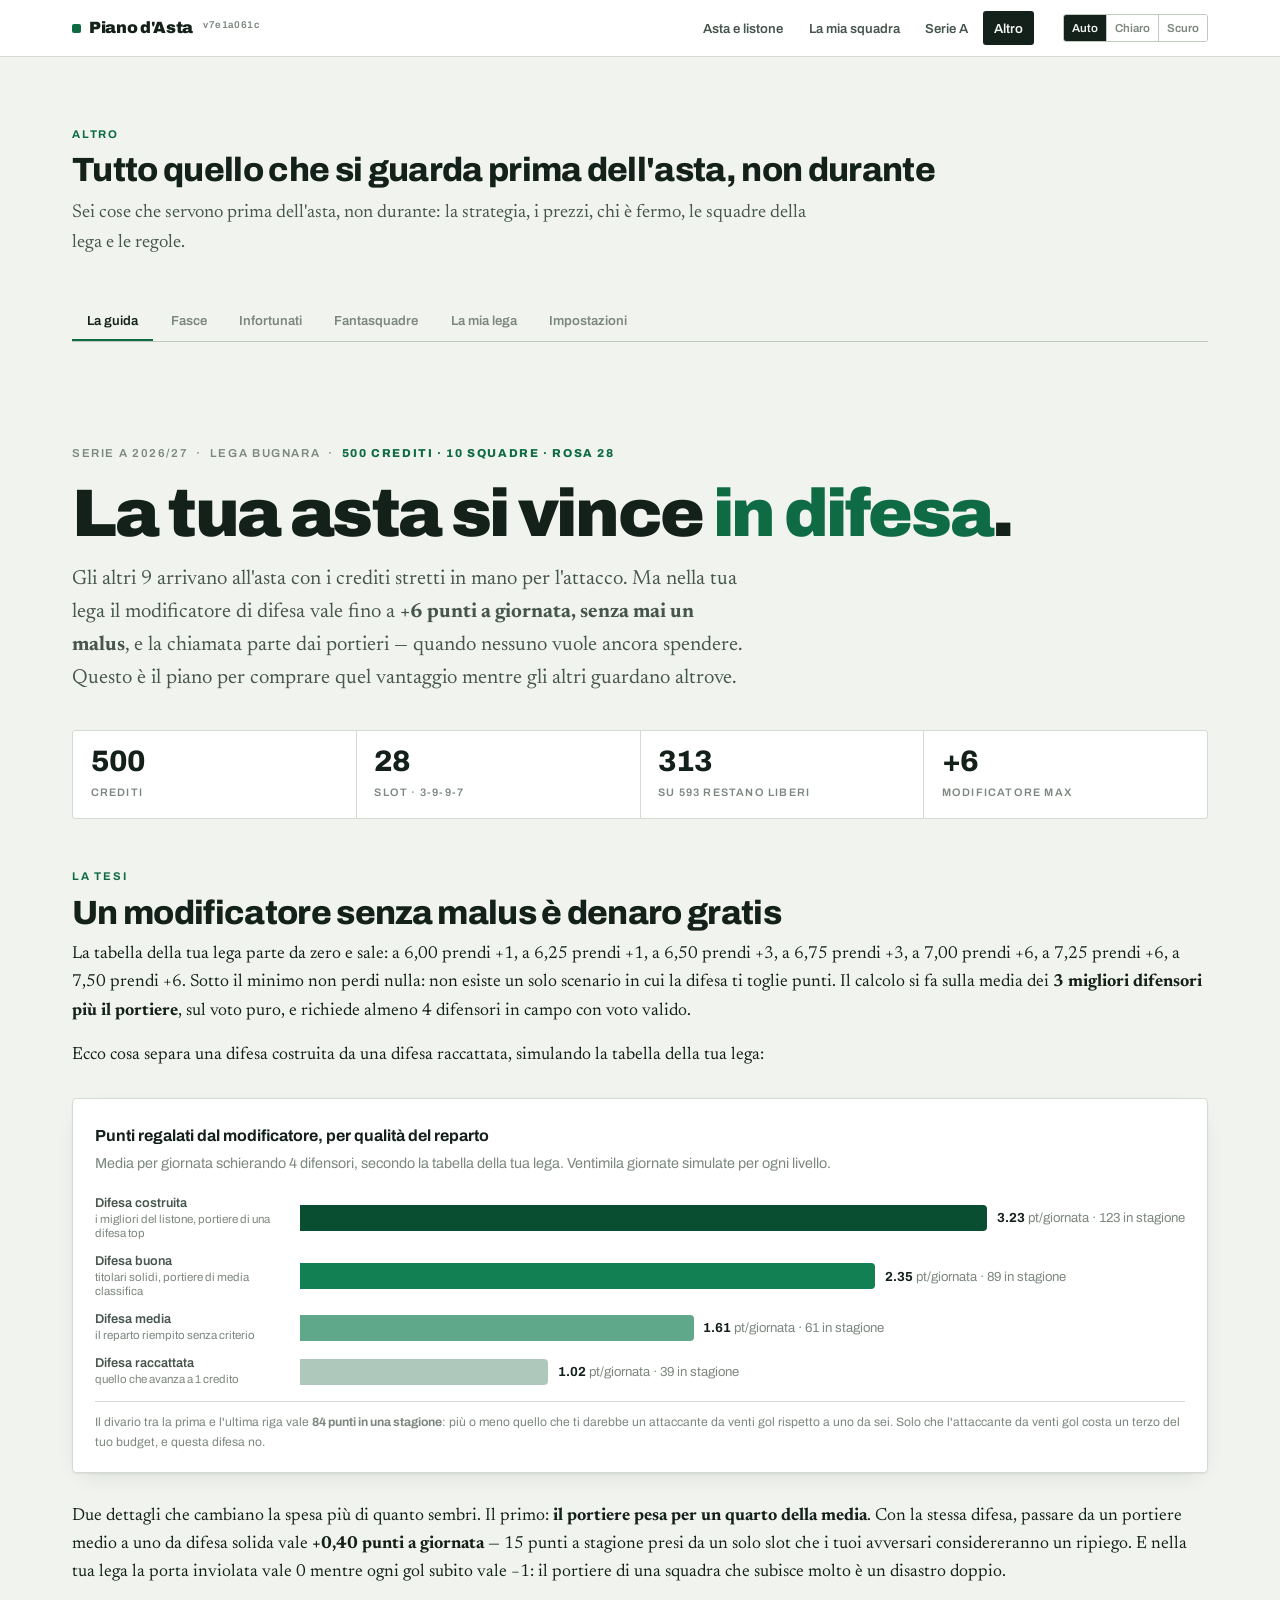
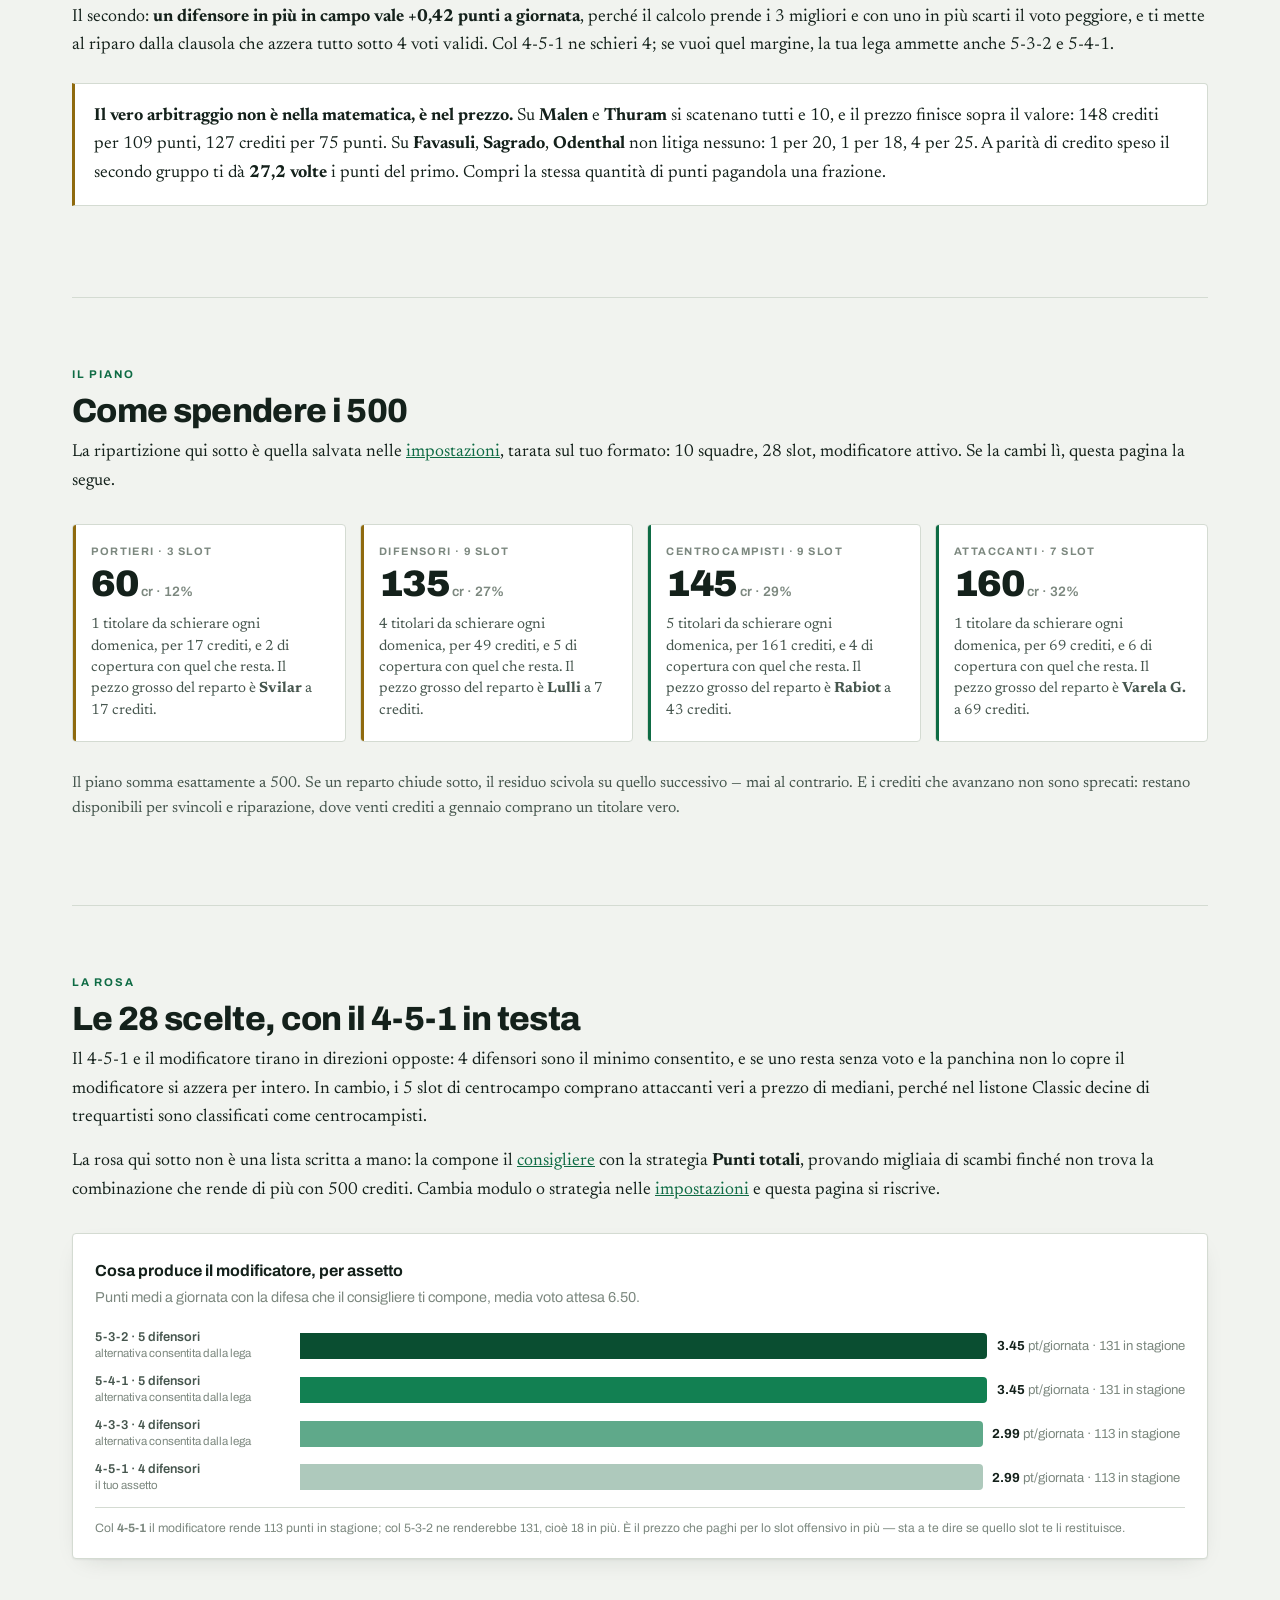
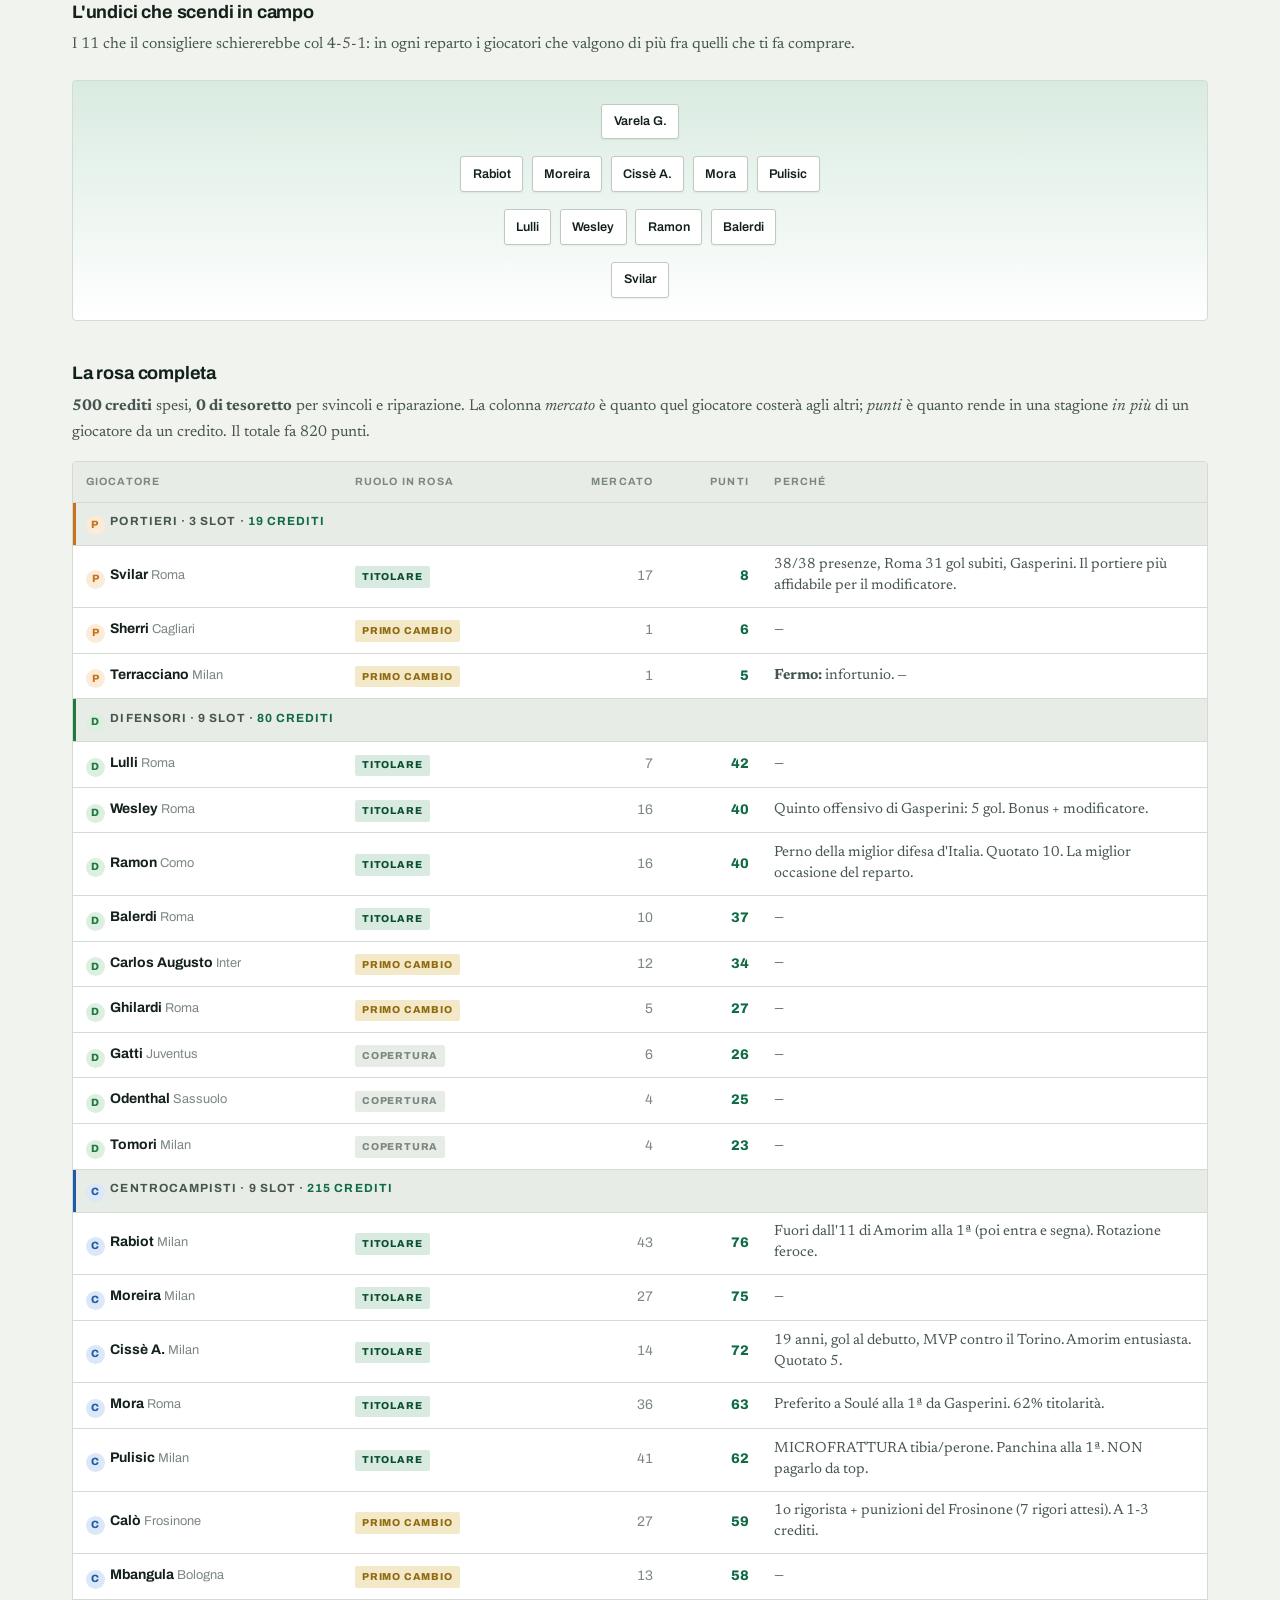
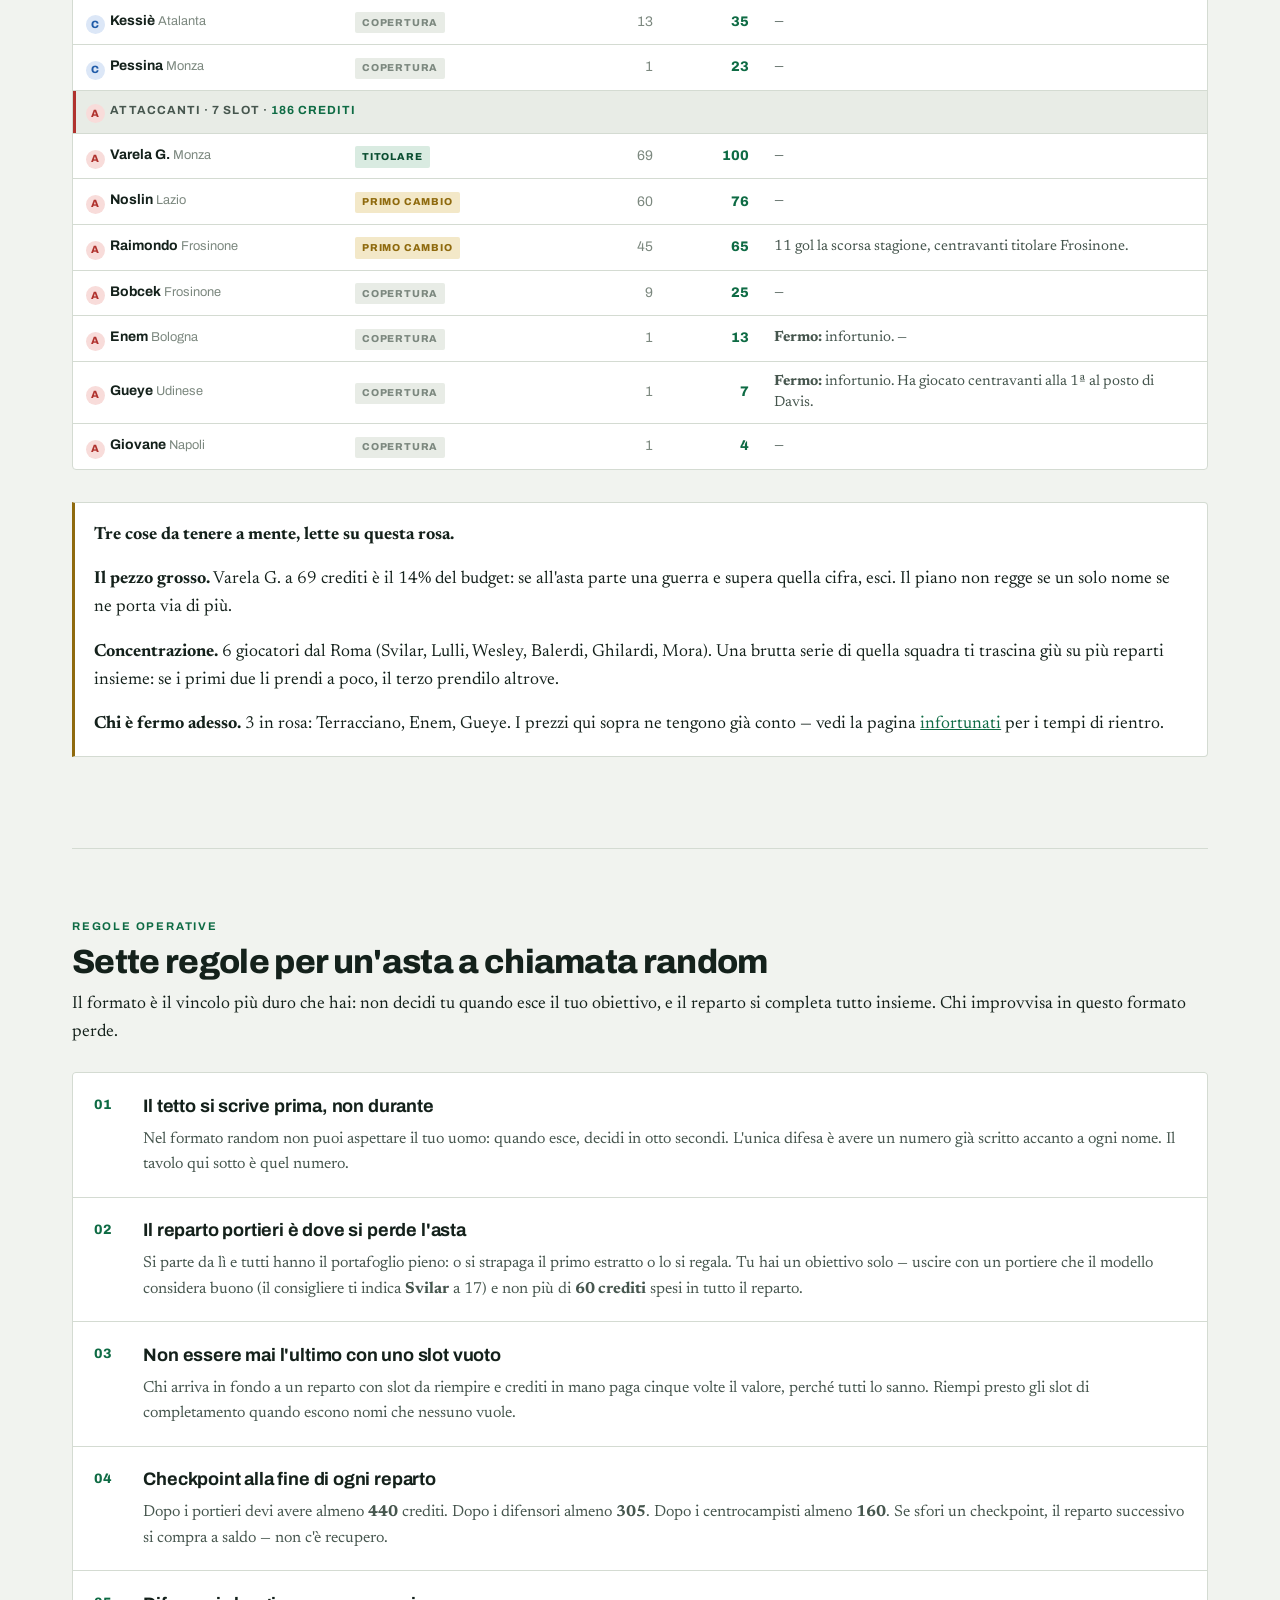
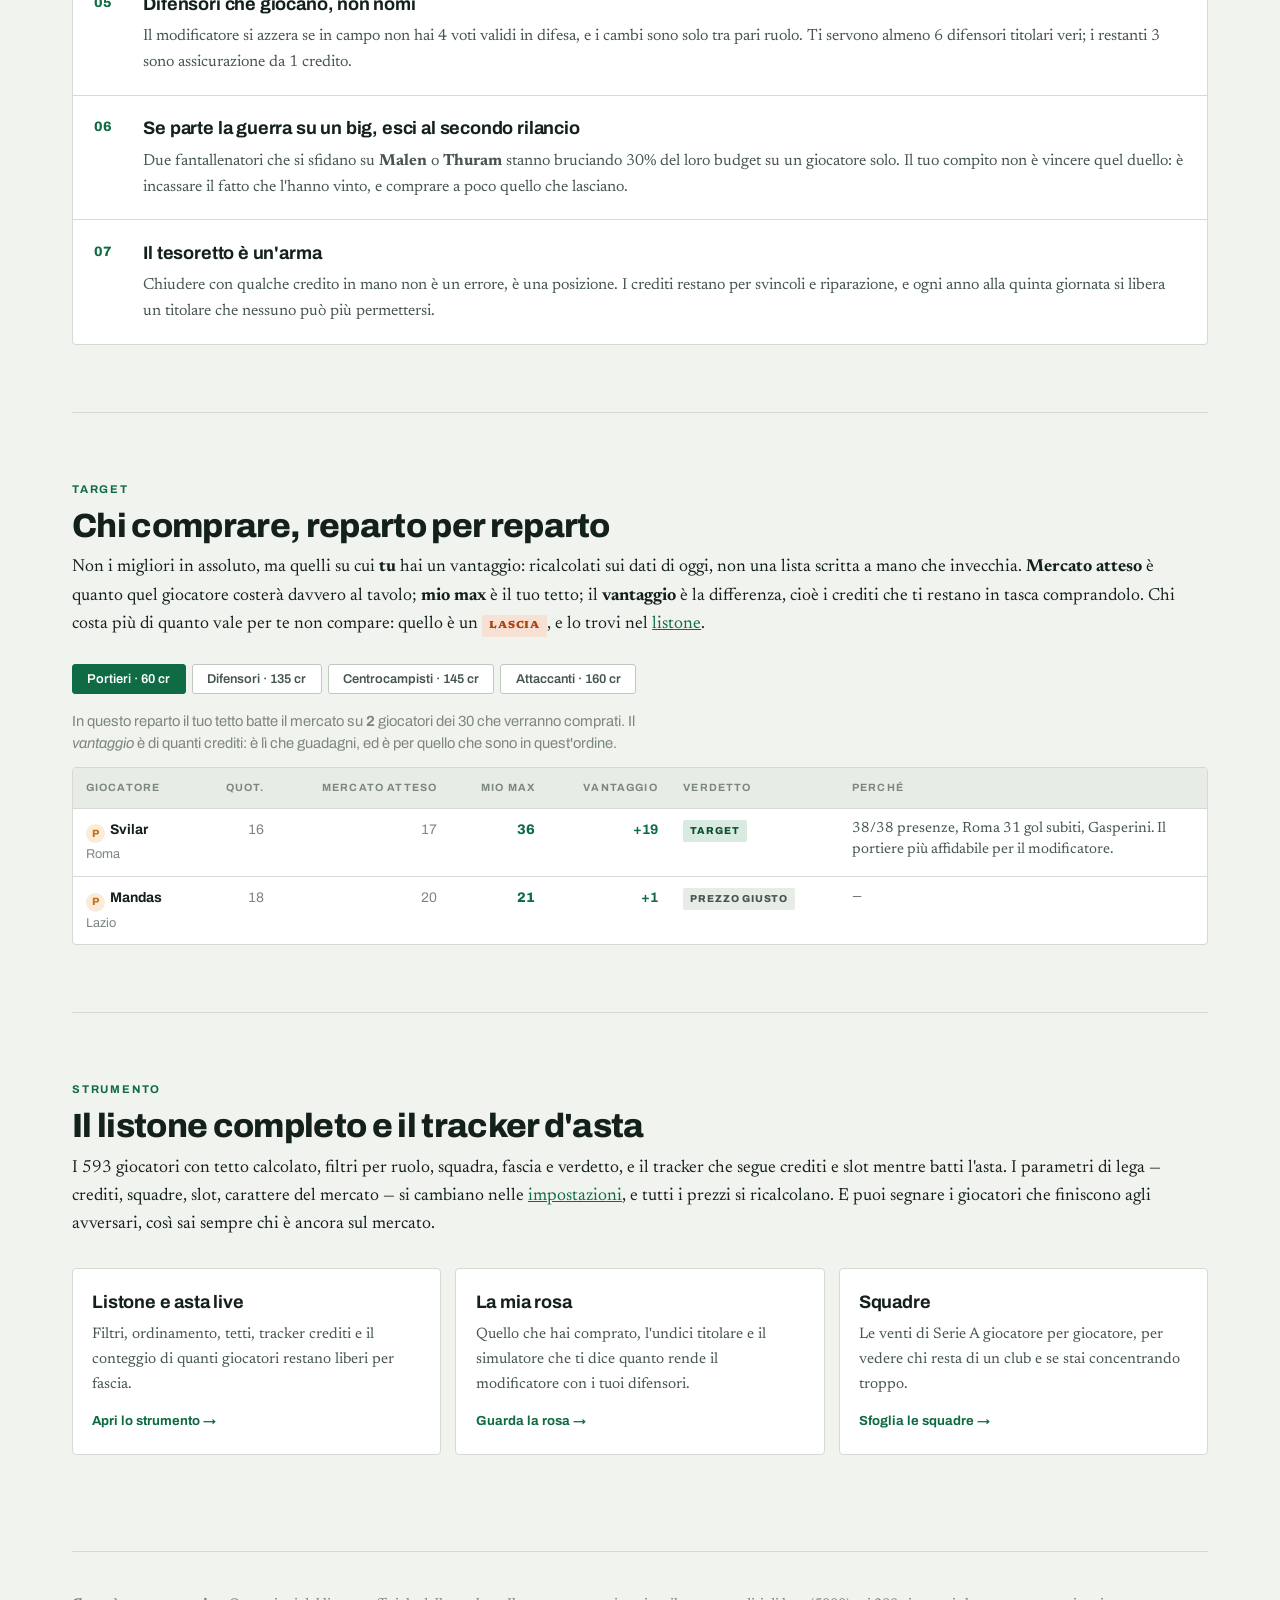
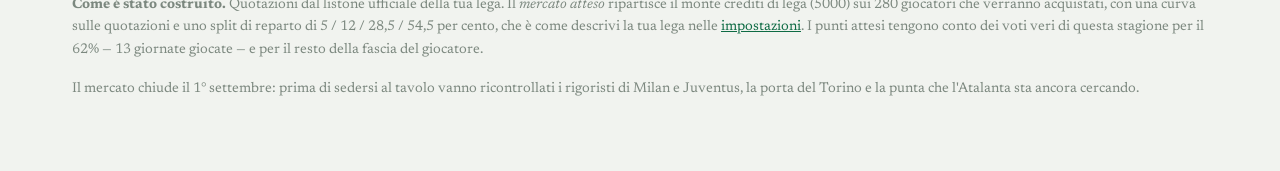
<file: index.html>
<!doctype html>
<html lang="it">
<head>
<meta charset="utf-8">
<meta name="viewport" content="width=device-width,initial-scale=1">
<title>La guida — Piano d'Asta Bugnara</title>
<!-- Questa pagina non esiste piu' come pagina: adesso e' una scheda dentro
     altro.html#guida. Il file resta perche' l'indirizzo puo' essere nei segnalibri di
     qualcuno della lega, o in un messaggio mandato mesi fa: un collegamento
     morto e' peggio di un rimando. -->
<link rel="canonical" href="altro.html#guida">
<meta http-equiv="refresh" content="0; url=altro.html#guida">
<script>location.replace('altro.html#guida');</script>
</head>
<body style="font-family:system-ui,sans-serif;padding:2rem">
<p>Questa pagina si è spostata: <a href="altro.html#guida">La guida</a>.</p>
</body>
</html>
</file>
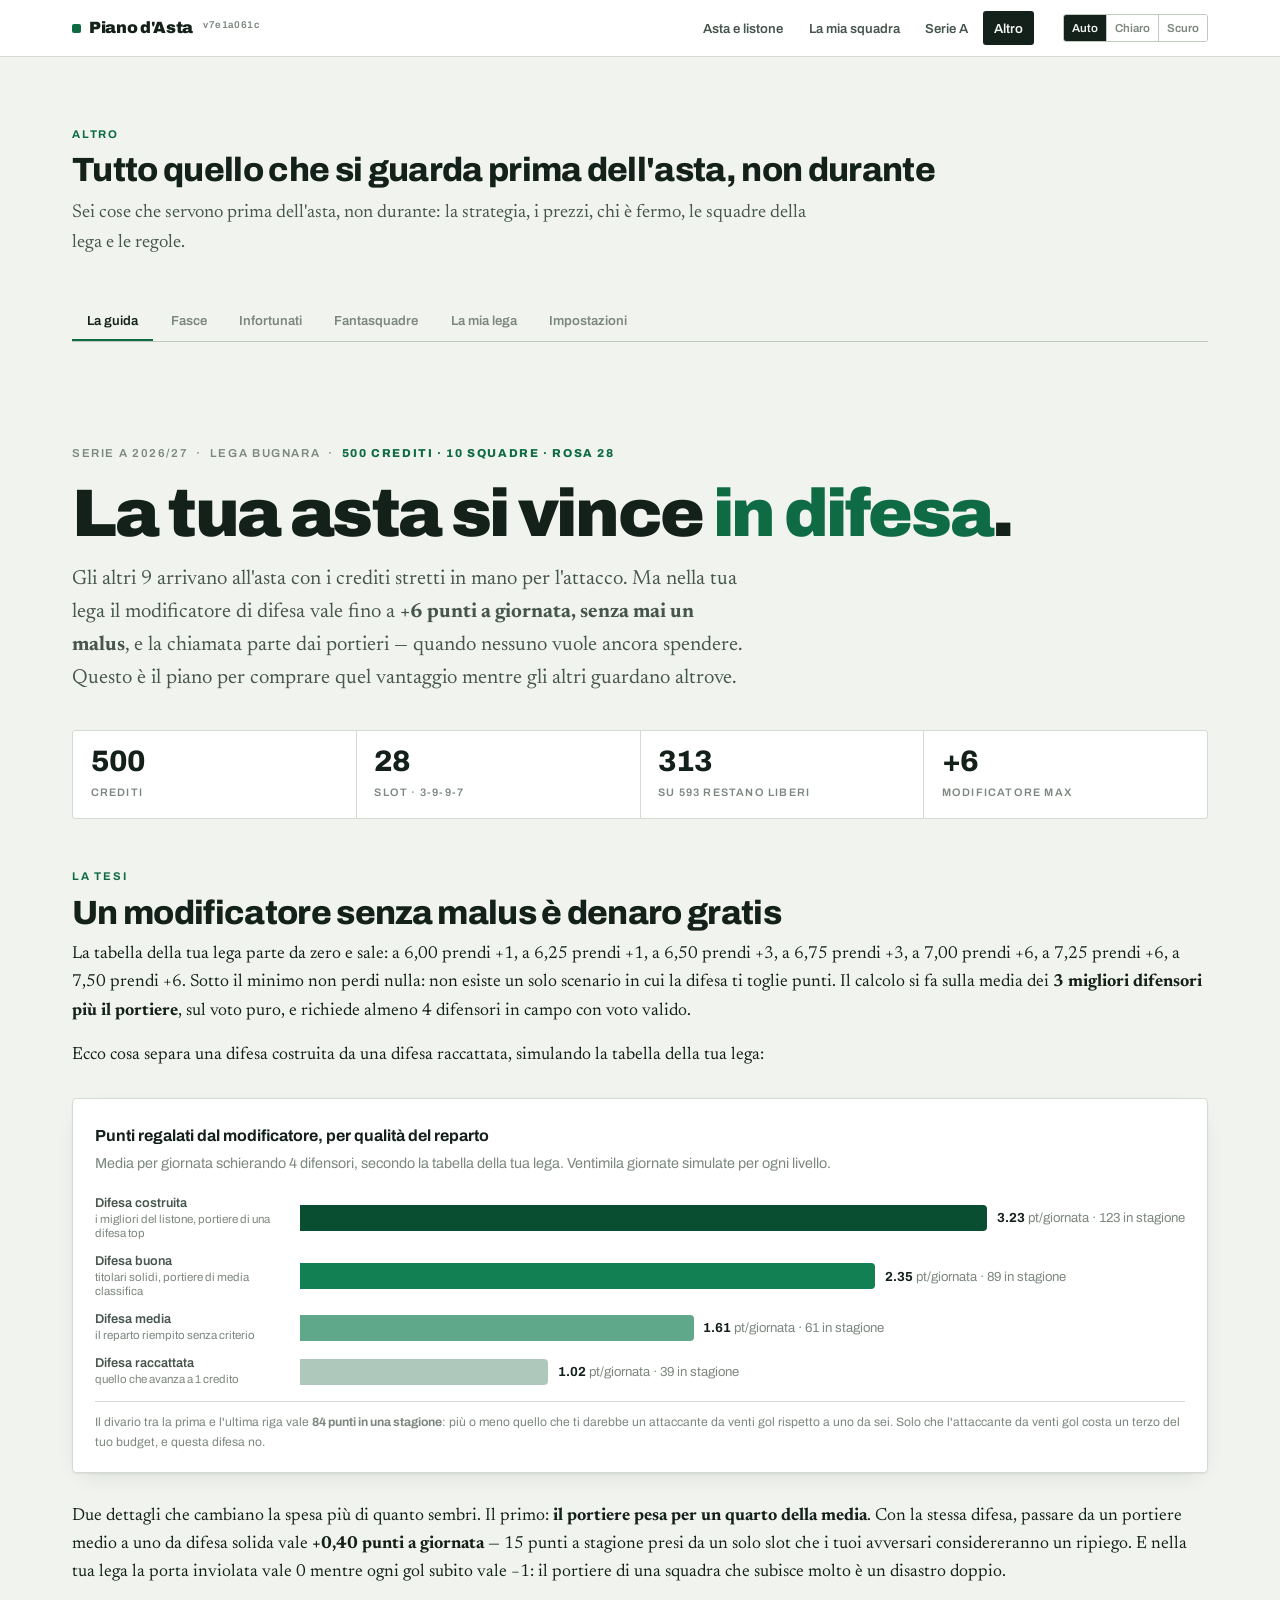
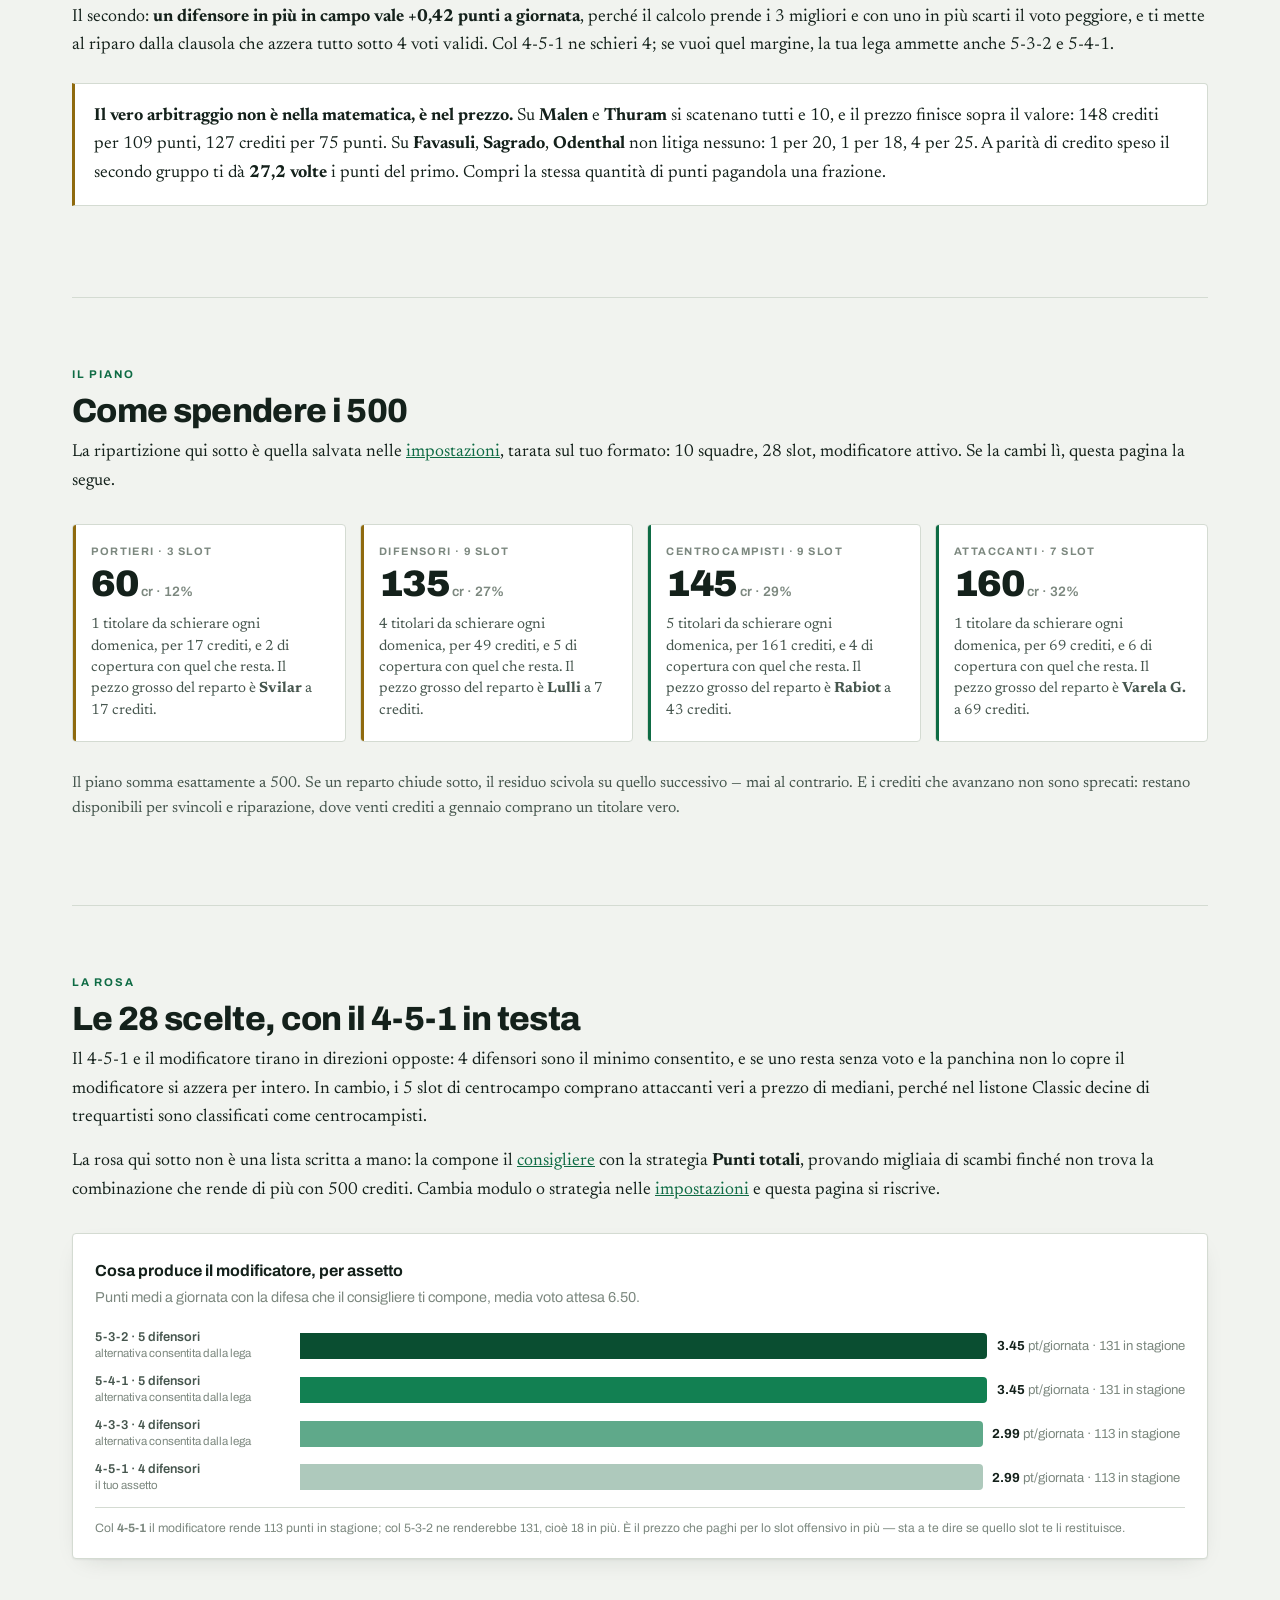
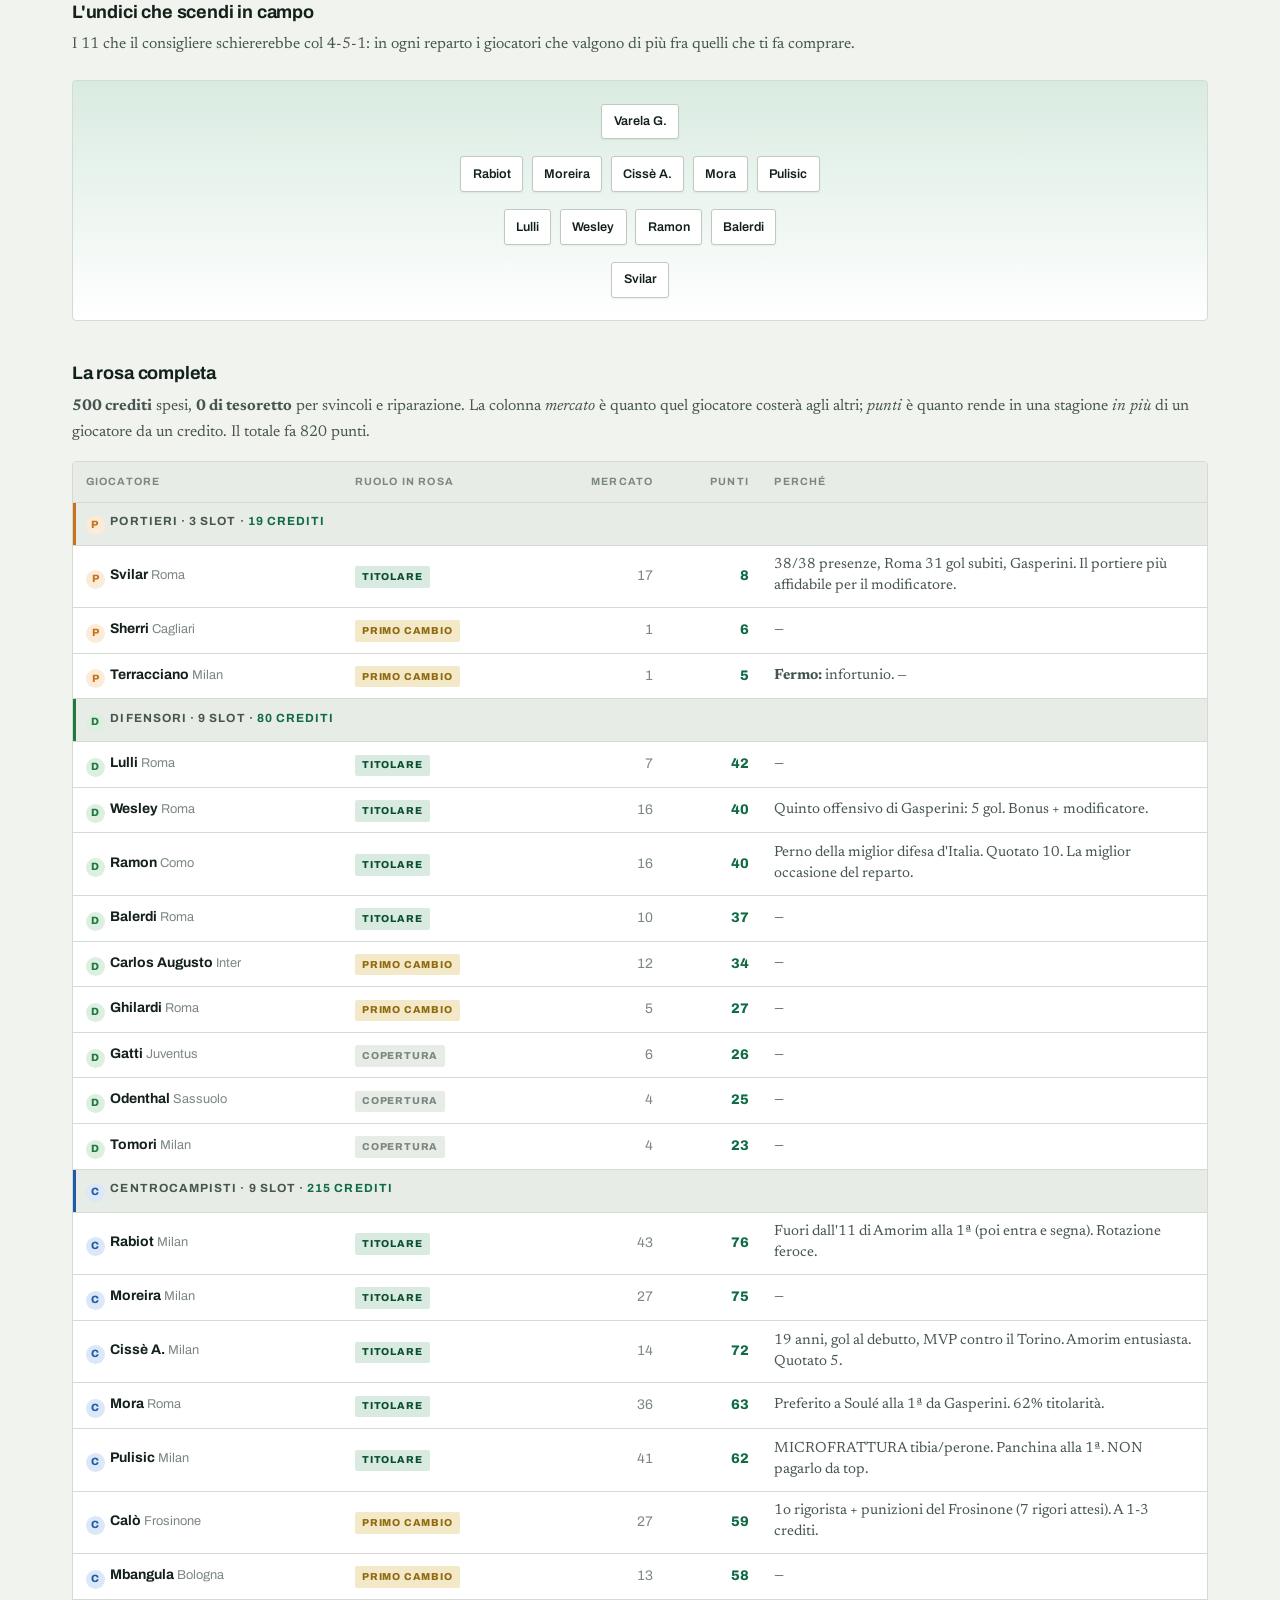
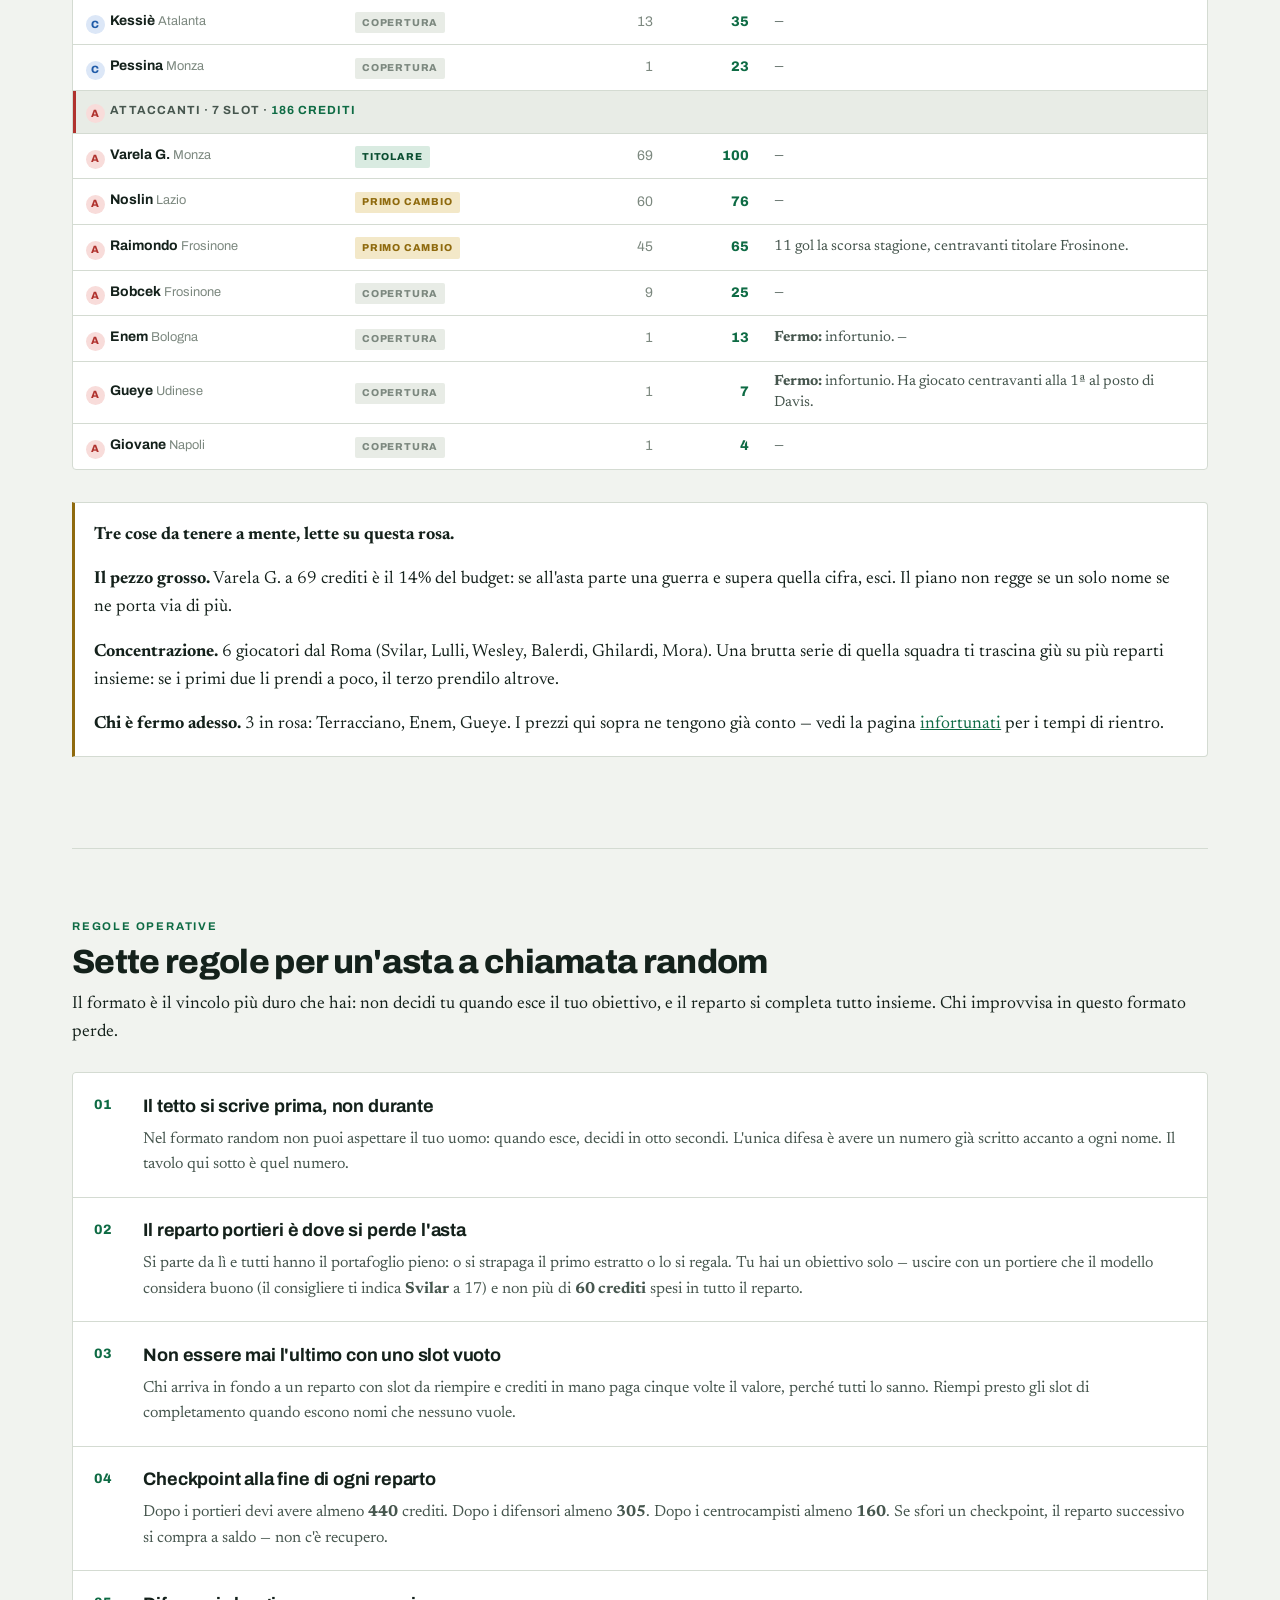
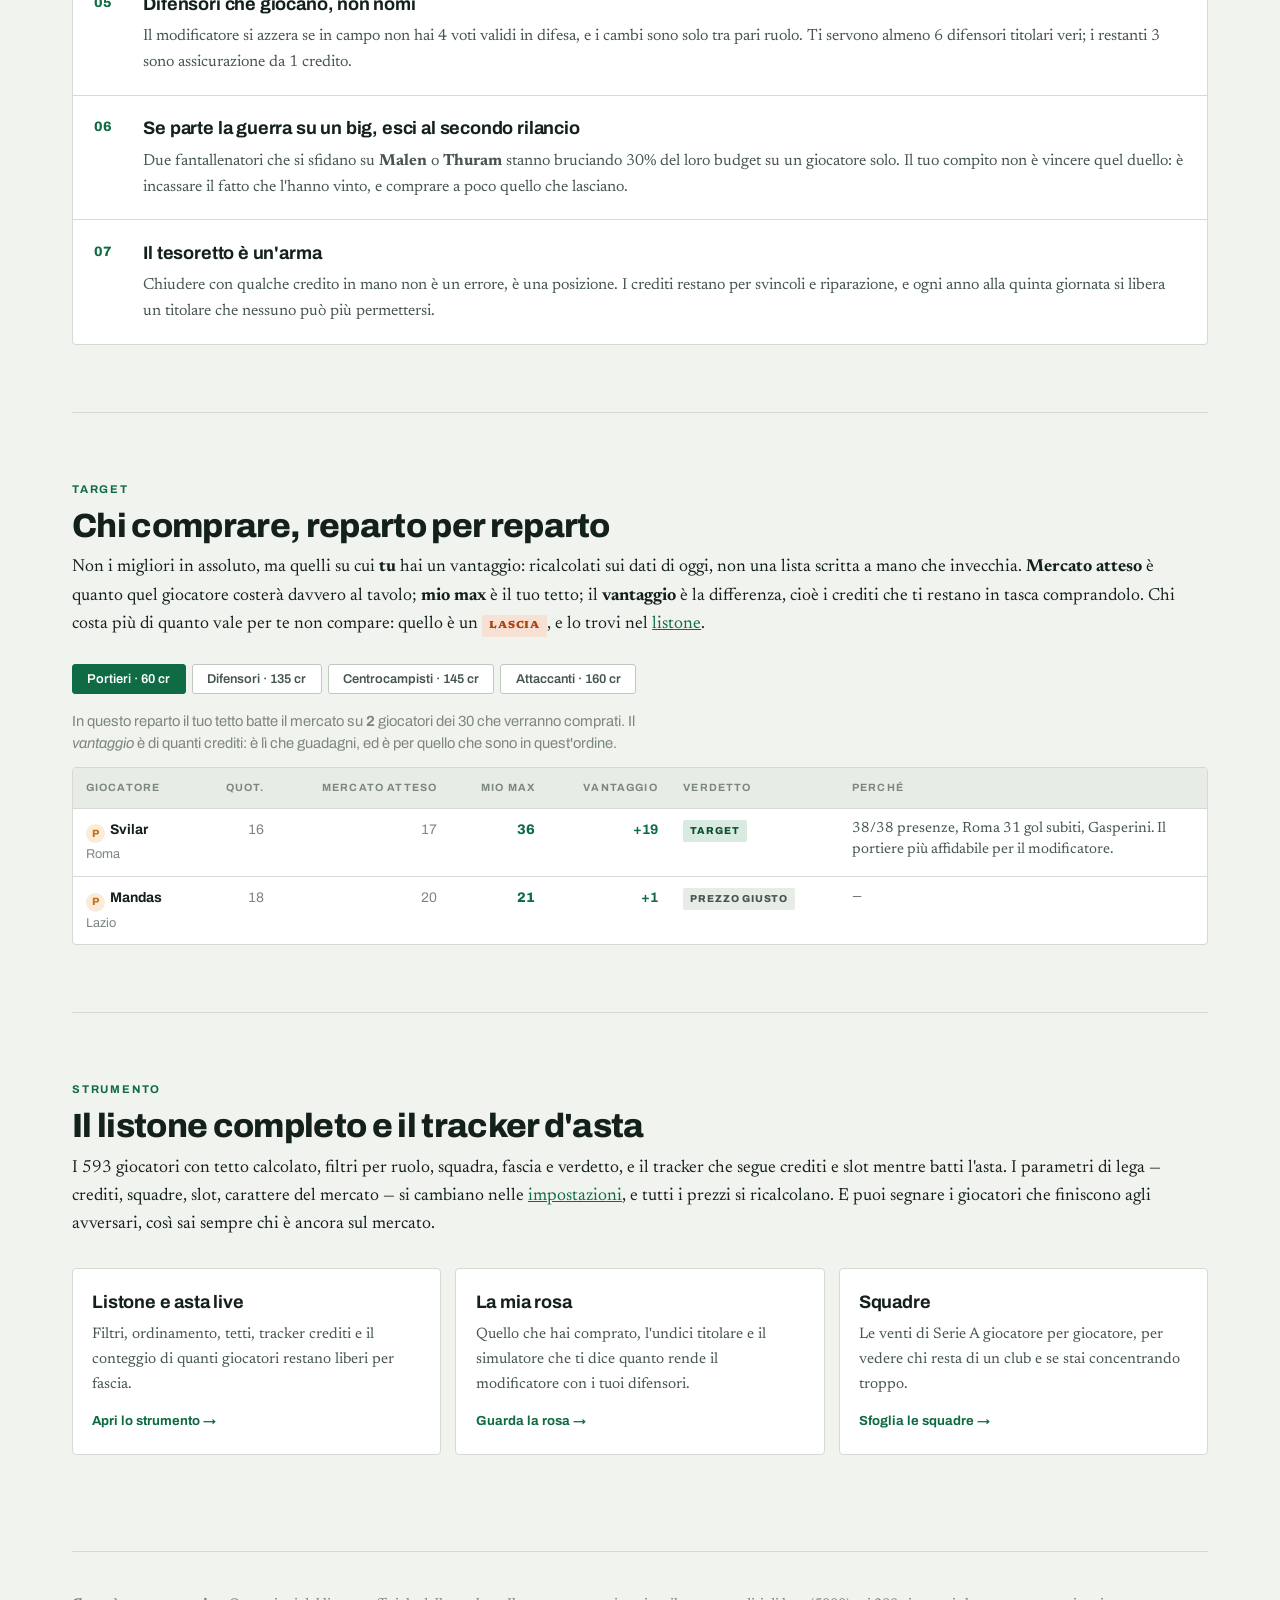
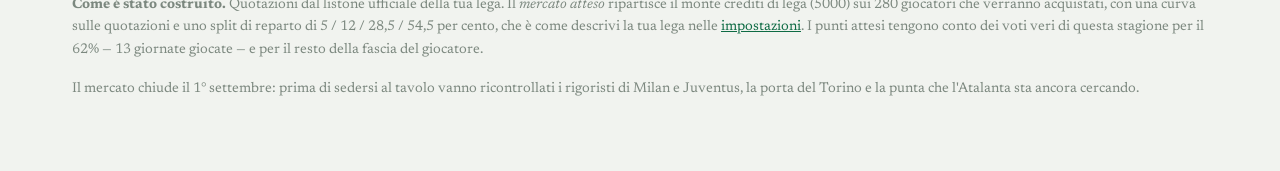
<file: altro.html>
<!doctype html>
<html lang="it">
<head>
<meta charset="utf-8">
<meta name="viewport" content="width=device-width,initial-scale=1">
<title>Altro — Piano d'Asta Bugnara</title>
<meta name="description" content="Tutti i giocatori di Serie A divisi per ruolo e per fascia, con il motivo per cui stanno dove stanno.">
<meta name="color-scheme" content="light dark">
<link rel="icon" href="data:image/svg+xml,%3Csvg xmlns='http://www.w3.org/2000/svg' viewBox='0 0 100 100'%3E%3Ctext y='.9em' font-size='90'%3E%E2%9A%BD%3C/text%3E%3C/svg%3E">
<link rel="preconnect" href="https://fonts.googleapis.com">
<link rel="preconnect" href="https://fonts.gstatic.com" crossorigin>
<link rel="stylesheet" href="https://fonts.googleapis.com/css2?family=Archivo:wght@400;500;600;700;800;900&family=Newsreader:opsz,wght@6..72,300;6..72,400;6..72,500;6..72,600&display=swap">
<link rel="stylesheet" href="assets/style.css?v=ff89cbaf">
<script>
/* stampa il tema salvato prima del primo disegno, cosi non lampeggia il bianco */
try{var t=localStorage.getItem('pianoAsta:tema');if(t&&t!=='auto')document.documentElement.dataset.theme=t}catch(e){}
</script>
</head>
<body>

<div class="topbar"><div class="inner">
  <a class="brand" href="listone.html"><span class="dot"></span>Piano d'Asta</a>
  <nav class="nav">
    <a href="listone.html">Asta e listone</a>
    <a href="rosa.html">La mia squadra</a>
    <a href="squadre.html">Serie A</a>
    <a href="altro.html" aria-current="page">Altro</a>
  </nav>
  <div id="tema"></div>
</div></div>
<div class="wide">
  <section style="padding-bottom:.6rem">
    <p class="eyebrow">Altro</p>
    <h2>Tutto quello che si guarda prima dell'asta, non durante</h2>
    <p class="lede" style="max-width:74ch">Sei cose che servono prima dell'asta, non durante: la strategia, i prezzi, chi è fermo, le squadre della lega e le regole.</p>
  </section>
  <div id="accesso" style="margin-bottom:18px"></div>

  <div class="schede" role="tablist" aria-label="Altro">
    <button type="button" role="tab" data-scheda="guida" aria-selected="true">La guida</button>
    <button type="button" role="tab" data-scheda="fasce">Fasce</button>
    <button type="button" role="tab" data-scheda="infortunati">Infortunati</button>
    <button type="button" role="tab" data-scheda="fantasquadre">Fantasquadre</button>
    <button type="button" role="tab" data-scheda="lega">La mia lega</button>
    <button type="button" role="tab" data-scheda="impostazioni">Impostazioni</button>
  </div>
</div>

<section class="scheda" id="s-guida" role="tabpanel" aria-label="La guida" data-modulo="guida.js?v=68b6f462">
<div class="wide">
<header class="hero">
  <div class="kicker" id="kicker"></div>
  <h1 id="titolo">La tua asta si vince <em>in difesa</em>.</h1>
  <p class="lede" id="occhiello"></p>
  <div class="stats" id="stats"></div>
</header>

<section>
  <p class="eyebrow">La tesi</p>
  <h2 id="tesiTit"></h2>
  <p id="tesi1"></p>
  <p id="tesi2">Ecco cosa separa una difesa costruita da una difesa raccattata, simulando la tabella della tua lega:</p>

  <div class="figure" id="figDifesa">
    <div class="ftitle">Punti regalati dal modificatore, per qualità del reparto</div>
    <div class="fsub" id="fsub1"></div>
    <div class="bars" id="bars"></div>
    <div class="faxis" id="faxis1"></div>
  </div>

  <p id="dettaglio1"></p>
  <p id="dettaglio2"></p>

  <div class="callout">
    <p id="arbitraggio"></p>
  </div>
</section>

<section>
  <p class="eyebrow">Il piano</p>
  <h2 id="pianoTit">Come spendere i crediti</h2>
  <p id="pianoIntro"></p>
  <div class="plan" id="plan"></div>
  <p style="color:var(--ink2);font-size:.98rem" id="pianoNota"></p>
</section>


<section id="rosa-scelte">
  <p class="eyebrow">La rosa</p>
  <h2 id="rosaTit">Le scelte</h2>
  <p id="rosaIntro1"></p>
  <p id="rosaIntro2"></p>

  <div class="figure">
    <div class="ftitle">Cosa produce il modificatore, per assetto</div>
    <div class="fsub" id="fsub2"></div>
    <div class="bars" id="bars2"></div>
    <div class="faxis" id="faxis2"></div>
  </div>

  <h3 style="margin-top:2.4rem">L'undici che scendi in campo</h3>
  <p style="color:var(--ink2);font-size:.98rem" id="undiciNota"></p>
  <div id="campo"></div>

  <h3 style="margin-top:2.4rem">La rosa completa</h3>
  <p style="color:var(--ink2);font-size:.98rem" id="rosaNota"></p>
  <div class="tblwrap"><table class="rosat"><thead><tr><th>Giocatore</th><th>Ruolo in rosa</th><th class="num">Mercato</th><th class="num">Punti</th><th>Perché</th></tr></thead><tbody id="rosaBody"></tbody></table></div>

  <div class="callout" style="margin-top:2rem" id="bivi"></div>
</section>

<section>
  <p class="eyebrow">Regole operative</p>
  <h2 id="regoleTit">Sette regole per un'asta a chiamata random</h2>
  <p>Il formato è il vincolo più duro che hai: non decidi tu quando esce il tuo obiettivo, e il reparto si completa tutto insieme. Chi improvvisa in questo formato perde.</p>
  <div class="rules">
    <div class="rule"><div><h3>Il tetto si scrive prima, non durante</h3><p>Nel formato random non puoi aspettare il tuo uomo: quando esce, decidi in otto secondi. L'unica difesa è avere un numero già scritto accanto a ogni nome. Il tavolo qui sotto è quel numero.</p></div></div>
    <div class="rule"><div><h3>Il reparto portieri è dove si perde l'asta</h3><p id="regolaPortieri"></p></div></div>
    <div class="rule"><div><h3>Non essere mai l'ultimo con uno slot vuoto</h3><p>Chi arriva in fondo a un reparto con slot da riempire e crediti in mano paga cinque volte il valore, perché tutti lo sanno. Riempi presto gli slot di completamento quando escono nomi che nessuno vuole.</p></div></div>
    <div class="rule"><div><h3>Checkpoint alla fine di ogni reparto</h3><p>Dopo i portieri devi avere almeno <b data-cfg="ckP"></b> crediti. Dopo i difensori almeno <b data-cfg="ckD"></b>. Dopo i centrocampisti almeno <b data-cfg="ckC"></b>. Se sfori un checkpoint, il reparto successivo si compra a saldo — non c'è recupero.</p></div></div>
    <div class="rule"><div><h3 id="difTit">Difensori che giocano, non nomi</h3><p id="difTesto"></p></div></div>
    <div class="rule"><div><h3>Se parte la guerra su un big, esci al secondo rilancio</h3><p id="regolaGuerra"></p></div></div>
    <div class="rule"><div><h3>Il tesoretto è un'arma</h3><p>Chiudere con qualche credito in mano non è un errore, è una posizione. I crediti restano per svincoli e riparazione, e ogni anno alla quinta giornata si libera un titolare che nessuno può più permettersi.</p></div></div>
  </div>
</section>

<section>
  <p class="eyebrow">Target</p>
  <h2>Chi comprare, reparto per reparto</h2>
  <p>Non i migliori in assoluto, ma quelli su cui <strong>tu</strong> hai un vantaggio: ricalcolati sui dati di oggi, non una lista scritta a mano che invecchia. <strong>Mercato atteso</strong> è quanto quel giocatore costerà davvero al tavolo; <strong>mio max</strong> è il tuo tetto; il <strong>vantaggio</strong> è la differenza, cioè i crediti che ti restano in tasca comprandolo. Chi costa più di quanto vale per te non compare: quello è un <span class="pill p-l">lascia</span>, e lo trovi nel <a href="listone.html">listone</a>.</p>
  <div class="tabs" role="tablist" id="tabs"></div>
  <p class="spiega" id="shortNota" style="padding:0 0 .8rem"></p>
  <div class="tblwrap"><table id="short"><thead><tr><th>Giocatore</th><th class="num">Quot.</th><th class="num">Mercato atteso</th><th class="num">Mio max</th><th class="num">Vantaggio</th><th>Verdetto</th><th>Perché</th></tr></thead><tbody></tbody></table></div>
</section>

<section>
  <p class="eyebrow">Strumento</p>
  <h2>Il listone completo e il tracker d'asta</h2>
  <p><span id="quantiGiocatori"></span> con tetto calcolato, filtri per ruolo, squadra, fascia e verdetto, e il tracker che segue crediti e slot mentre batti l'asta. I parametri di lega — crediti, squadre, slot, carattere del mercato — si cambiano nelle <a href="altro.html#impostazioni">impostazioni</a>, e tutti i prezzi si ricalcolano. E puoi segnare i giocatori che finiscono agli avversari, così sai sempre chi è ancora sul mercato.</p>
  <div class="cards">
    <div class="card"><h3>Listone e asta live</h3><p>Filtri, ordinamento, tetti, tracker crediti e il conteggio di quanti giocatori restano liberi per fascia.</p><p style="margin-top:.8rem"><a href="listone.html">Apri lo strumento &rarr;</a></p></div>
    <div class="card"><h3>La mia rosa</h3><p>Quello che hai comprato, l'undici titolare e il simulatore che ti dice quanto rende il modificatore con i tuoi difensori.</p><p style="margin-top:.8rem"><a href="rosa.html">Guarda la rosa &rarr;</a></p></div>
    <div class="card"><h3>Squadre</h3><p>Le venti di Serie A giocatore per giocatore, per vedere chi resta di un club e se stai concentrando troppo.</p><p style="margin-top:.8rem"><a href="squadre.html">Sfoglia le squadre &rarr;</a></p></div>
  </div>
</section>

<footer>
  <p id="comeCostruito"></p>
  <p>Il mercato chiude il 1° settembre: prima di sedersi al tavolo vanno ricontrollati i rigoristi di Milan e Juventus, la porta del Torino e la punta che l'Atalanta sta ancora cercando.</p>
</footer>
</div>
</section>
<section class="scheda" id="s-fasce" role="tabpanel" aria-label="Fasce" data-modulo="fasce.js?v=290bd191" hidden>
<div class="wide">

  <section style="padding-bottom:1.2rem">
    <p class="eyebrow">Fasce</p>
    <h2>Chi vale cosa, reparto per reparto</h2>
    <p class="lede" style="max-width:74ch">All'asta a chiamata random non decidi tu quando esce il tuo obiettivo: quando il nome arriva, hai otto secondi. Questa pagina è fatta per quel momento — apri il ruolo, trovi il giocatore e leggi in una riga perché sta dove sta e fino a quanto puoi spingerti.</p>
  </section>

  <div class="controls panel" style="border-radius:4px;margin-bottom:20px">
    <button class="chip" data-r="P" aria-pressed="false">Portieri</button>
    <button class="chip" data-r="D" aria-pressed="true">Difensori</button>
    <button class="chip" data-r="C" aria-pressed="false">Centrocampisti</button>
    <button class="chip" data-r="A" aria-pressed="false">Attaccanti</button>
    <input type="search" id="q" placeholder="Cerca un giocatore o una squadra…" aria-label="Cerca giocatore o squadra" style="flex:1 1 200px">
    <button class="chip" id="soloLiberi" aria-pressed="false">Solo chi è ancora libero</button>
  </div>

  <div id="totali" class="ledger" style="border:1px solid var(--line);border-radius:4px;margin-bottom:8px"></div>
  <p class="spiega" style="padding:0 0 1.2rem" id="quanti"></p>

  <div id="elenco"></div>

  <section>
    <p class="eyebrow">Come nascono</p>
    <h2>Perché uno sta in prima fascia e un altro no</h2>
    <div id="comeNascono" style="max-width:78ch"></div>
  </section>

  <footer>
    <p>Le fasce si ricalcolano da sole quando cambiano le <a href="altro.html#impostazioni">impostazioni</a> o quando l'aggiornamento del mattino porta nuovi dati: non sono una lista congelata a inizio stagione. <strong>Tuo max</strong> è il tetto oltre il quale non rilanci, <strong>mercato</strong> è quanto dovrebbe costare agli altri. Chi è già andato a un avversario resta in elenco, sbiadito, così sai cosa è rimasto.</p>
  </footer>
</div>
</section>
<section class="scheda" id="s-infortunati" role="tabpanel" aria-label="Infortunati" data-modulo="infortunati.js?v=1298c678" hidden>
<div class="wide">

  <section style="padding-bottom:1.2rem">
    <p class="eyebrow">Infermeria</p>
    <h2>Chi è fermo, e per quanto</h2>
    <p class="lede" style="max-width:74ch">All'asta un difensore che rientra a novembre costa come uno sano e ti rende zero per un terzo di stagione. Qui c'è chi non gioca, il motivo e i tempi previsti: si aggiorna da solo ogni mattina insieme al listone.</p>
  </section>

  <div class="controls panel" style="border-radius:4px;margin-bottom:20px">
    <label for="squadra" class="idlab" style="align-self:center">Squadra</label>
    <select id="squadra" style="flex:0 1 220px"></select>
    <input type="search" id="q-inf" placeholder="Cerca un giocatore…" aria-label="Cerca giocatore" style="flex:1 1 170px">
    <button class="chip" data-t="ALL" aria-pressed="true">Tutti</button>
    <button class="chip" data-t="infortunio" aria-pressed="false">Infortuni</button>
    <button class="chip" data-t="squalifica" aria-pressed="false">Squalifiche</button>
    <button class="chip" id="soloMiei" aria-pressed="false">Solo i miei</button>
  </div>

  <div id="totali-inf" class="ledger" style="border:1px solid var(--line);border-radius:4px;margin-bottom:20px"></div>

  <div id="elenco-inf"></div>

  <p id="avviso" style="font-family:'Archivo',sans-serif;font-size:.85rem;color:var(--ink3);margin-top:1rem"></p>

  <footer>
    <p>I dati arrivano da Fantacalcio.it, dalle pagine degli infortunati e degli squalificati. I tempi di rientro sono stime della redazione, non certezze: <strong>«da valutare»</strong> vuol dire che nemmeno loro lo sanno ancora. Le squalifiche durano una giornata sola, gli infortuni sono quelli che pesano davvero all'asta.</p>
    <p>La pastiglia rossa accanto al nome la ritrovi anche nel <a href="listone.html">listone</a> e in <a href="squadre.html">Serie A</a>, così te ne accorgi mentre stai comprando.</p>
  </footer>
</div>
</section>
<section class="scheda" id="s-fantasquadre" role="tabpanel" aria-label="Fantasquadre" data-modulo="fantasquadre.js?v=1a2808d2" hidden>
<div class="wide">
  <section style="padding-bottom:1.2rem">
    <p class="eyebrow">Fantasquadre</p>
    <h2>Le dieci della lega</h2>
    <p class="lede" style="max-width:72ch">Chi gestisce cosa, che rosa sta costruendo e quanti crediti gli restano. Man mano che all'asta un giocatore va a qualcuno, lo assegni alla sua squadra: vedi subito chi è ancora senza portiere e chi ha finito i soldi.</p>
      </section>

  <div class="tool" style="margin-bottom:2rem">
    <div class="ledger" id="totali-fs"></div>
    <div id="barra-fs" class="savebar"></div>
  </div>

  <div class="fsgrid" id="griglia"></div>

  <footer>
    <p>Per cambiare nome o allenatore basta premere la pastiglia <strong>👤</strong> in testata, oppure <strong>nome e allenatore</strong> in fondo alla scheda: si apre una finestra del sito e ogni modifica si salva da sola. La squadra col bordo verde è la tua: viene riconosciuta confrontando l'allenatore col nome del tuo account. Un ruolo diventa verde quando quella squadra ha riempito tutti i suoi slot — da lì in poi su quel reparto non può più rilanciare.</p>
  </footer>
</div>
</section>
<section class="scheda" id="s-lega" role="tabpanel" aria-label="La mia lega" data-modulo="lega.js?v=24c16283" hidden>
<div class="wide">

  <section style="padding-bottom:1.2rem">
    <p class="eyebrow">La mia lega</p>
    <h2>Chi sei, dove giochi, quale squadra gestisci</h2>
    <p class="lede" style="max-width:74ch">Il sito tiene separate due cose. Le <strong>regole della lega</strong> e le <strong>aggiudicazioni dell'asta</strong> le vedono tutti quelli che ci giocano dentro: al tavolo sono comunque cosa pubblica, e servono a farsi i conti su chi ha ancora crediti in mano. Il tuo <strong>piano di spesa</strong> e la tua <strong>bozza</strong> no: quelli sono della tua squadra, e nessun altro li legge.</p>
  </section>

  <div id="passi"></div>

  <section>
    <p class="eyebrow">Chi c'è</p>
    <h2>Le persone e le squadre di questa lega</h2>
    <div id="chiCe"></div>
  </section>

  <section id="sezAzzera" hidden>
    <p class="eyebrow">Prima dell'asta vera</p>
    <h2>Azzerare le prove</h2>
    <div id="azzera"></div>
  </section>

  <footer>
    <p><strong>Una squadra, più persone.</strong> Se giocate in due sulla stessa fantasquadra, fatevi un account a testa e sceglietela entrambi: vedrete e potrete modificare le stesse cose, e le vostre modifiche si uniscono invece di sovrascriversi.</p>
    <p><strong>Il codice della lega</strong> è l'unica cosa che serve per entrare: chi ce l'ha diventa membro, chi non ce l'ha non vede nulla. Se lo passi in giro, passalo a chi vuoi davvero dentro — per toglierne uno, per ora, si fa da Supabase.</p>
  </footer>
</div>
</section>
<section class="scheda" id="s-impostazioni" role="tabpanel" aria-label="Impostazioni" data-modulo="impostazioni.js?v=c9450609" hidden>
<div class="wide">

  <section style="padding-bottom:1.2rem">
    <p class="eyebrow">Impostazioni</p>
    <h2>Le regole della lega</h2>
    <p class="lede" style="max-width:74ch">Questa pagina contiene due cose con due proprietari diversi. Le <strong>regole della lega</strong> — crediti, quante squadre, slot, carattere del mercato — valgono per tutti quelli che giocano quell'asta, altrimenti ognuno ragionerebbe su un budget diverso. Il <strong>tuo piano</strong> — come dividi i crediti, con che modulo e con che strategia — è della tua squadra, e nessun altro lo legge. I due pulsanti in fondo salvano le due cose separatamente.</p>
  </section>
  <div id="barra-imp" class="savebar" style="margin-bottom:20px"></div>

  <div class="panel" style="margin-bottom:22px">
    <h3 class="sez">La lega</h3>
    <div class="cfg">
      <div class="fld"><label for="crediti">Crediti a squadra</label><input id="crediti" type="number" min="50" max="5000" step="1"></div>
      <div class="fld"><label for="squadre">Quante squadre</label><input id="squadre" type="number" min="2" max="20" step="1"></div>
      <div class="fld"><label for="modAttivo">Modificatore di difesa</label>
        <select id="modAttivo"><option value="1">Attivo</option><option value="0">Non attivo</option></select></div>
    </div>
    <p class="spiega">Il monte crediti della lega è <strong id="monte"></strong>: è la cifra che tutti insieme spenderete all'asta, ed è da lì che il sito ricava quanto costerà davvero ogni giocatore.</p>
  </div>

  <div class="panel" style="margin-bottom:22px">
    <h3 class="sez">Come giochi</h3>
    <div class="cfg">
      <div class="fld"><label for="moduloPref">Modulo preferito</label><select id="moduloPref"></select></div>
      <div class="fld" style="grid-column:span 2"><label for="strategiaPref">Strategia</label><select id="strategiaPref"></select></div>
    </div>
    <p class="spiega">Questa scelta non resta qui: <a href="altro.html#guida">la guida</a>, il <a href="listone.html">listone</a> e la <a href="rosa.html#ideale">rosa ideale</a> la seguono, così le tre pagine non ti dicono più cose diverse. <span id="notaModulo"></span></p>
  </div>

  <div class="panel" style="margin-bottom:22px">
    <h3 class="sez">Quanti giocatori per reparto</h3>
    <div class="cfg">
      <div class="fld"><label for="sP">Portieri</label><input id="sP" type="number" min="1" max="6" step="1"></div>
      <div class="fld"><label for="sD">Difensori</label><input id="sD" type="number" min="3" max="14" step="1"></div>
      <div class="fld"><label for="sC">Centrocampisti</label><input id="sC" type="number" min="3" max="14" step="1"></div>
      <div class="fld"><label for="sA">Attaccanti</label><input id="sA" type="number" min="1" max="10" step="1"></div>
    </div>
    <p class="spiega">In tutto <strong id="slotTot"></strong> giocatori a testa.</p>
  </div>

  <div class="panel" style="margin-bottom:22px">
    <h3 class="sez">Carattere del mercato</h3>
    <div class="cfg">
      <div class="fld"><label for="qP">Quota portieri %</label><input id="qP" type="number" min="1" max="60" step="0.5"></div>
      <div class="fld"><label for="qD">Quota difensori %</label><input id="qD" type="number" min="1" max="60" step="0.5"></div>
      <div class="fld"><label for="qC">Quota centrocampisti %</label><input id="qC" type="number" min="1" max="60" step="0.5"></div>
      <div class="fld"><label for="qA">Quota attaccanti %</label><input id="qA" type="number" min="1" max="80" step="0.5"></div>
    </div>
    <div class="controls" style="border-bottom:0">
      <span class="idlab" style="align-self:center">Com'è fatta la tua lega</span>
      <button class="chip" data-mercato="attacco">Impazzisce per gli attaccanti</button>
      <button class="chip" data-mercato="equilibrata">Equilibrata</button>
      <button class="chip" data-mercato="difesa">Spende anche dietro</button>
    </div>
    <p class="spiega">Quanto del monte crediti finisce in ogni reparto. Attenzione: descrive <em>gli avversari</em>, non te — quindi non dipende dal tuo modulo. Se la tua lega impazzisce per gli attaccanti, alza la quota A e il sito ti dirà che i difensori costeranno poco, che è esattamente l'occasione da sfruttare. <span id="avvisoQuote"></span></p>
  </div>

  <div class="panel" style="margin-bottom:22px">
    <h3 class="sez">Il tuo piano di spesa</h3>
    <div class="cfg">
      <div class="fld"><label for="pP">Portieri</label><input id="pP" type="number" min="1" step="1"></div>
      <div class="fld"><label for="pD">Difensori</label><input id="pD" type="number" min="1" step="1"></div>
      <div class="fld"><label for="pC">Centrocampisti</label><input id="pC" type="number" min="1" step="1"></div>
      <div class="fld"><label for="pA">Attaccanti</label><input id="pA" type="number" min="1" step="1"></div>
    </div>
    <div class="controls" style="border-bottom:0">
      <button class="btn ghost" id="calcolaPiano">Calcola il piano per questo modulo</button>
      <span class="firma" id="esitoPiano" style="align-self:center"></span>
    </div>
    <p class="spiega">Come vuoi dividere i <strong id="tuoiCrediti"></strong> crediti. Da qui esce il <em>tuo max</em> del listone, cioè il tetto oltre il quale non rilanci. Il pulsante qui sopra non usa una tabella scritta a mano: fa comporre al consigliere la rosa migliore per il modulo e la strategia che hai scelto, e ti riporta quanto ha speso per reparto. Con un 4-3-3 finiranno più crediti in attacco, con un 5-3-2 dietro — non perché lo dice una regola, ma perché è lì che i punti costano meno. <span id="avvisoPiano"></span></p>
  </div>

  <div class="controls panel" style="border-radius:4px;margin-bottom:22px">
    <button class="btn" id="salva">Salva le regole della lega</button>
    <button class="btn" id="salvaPiano">Salva il mio piano</button>
    <button class="chip" id="ricarica">Ricarica</button>
    <button class="chip" id="reset">Torna ai valori di partenza</button>
    <span class="firma" id="origine" style="margin-left:auto;align-self:center"></span>
  </div>

  <div id="anteprima" class="ledger" style="border:1px solid var(--line);border-radius:4px;margin-bottom:22px"></div>
  <p class="spiega" style="padding:0">Anteprima dell'effetto sui prezzi: quanto costeranno i giocatori più cari di ogni reparto con questi numeri.</p>

  <footer>
    <p>Le impostazioni si salvano nel database condiviso, come le fantasquadre. Finché non entri col tuo account puoi guardarle e provarle, ma il pulsante di salvataggio resta spento — e quello che modifichi vale solo in questo browser.</p>
  </footer>
</div>
</section>
<script type="module" src="assets/schede.js?v=3b00ce06"></script>
<script type="module" src="assets/menu.js?v=d69f8986"></script>
<script type="module" src="assets/theme.js?v=7e1a061c"></script>
</body>
</html>
</file>
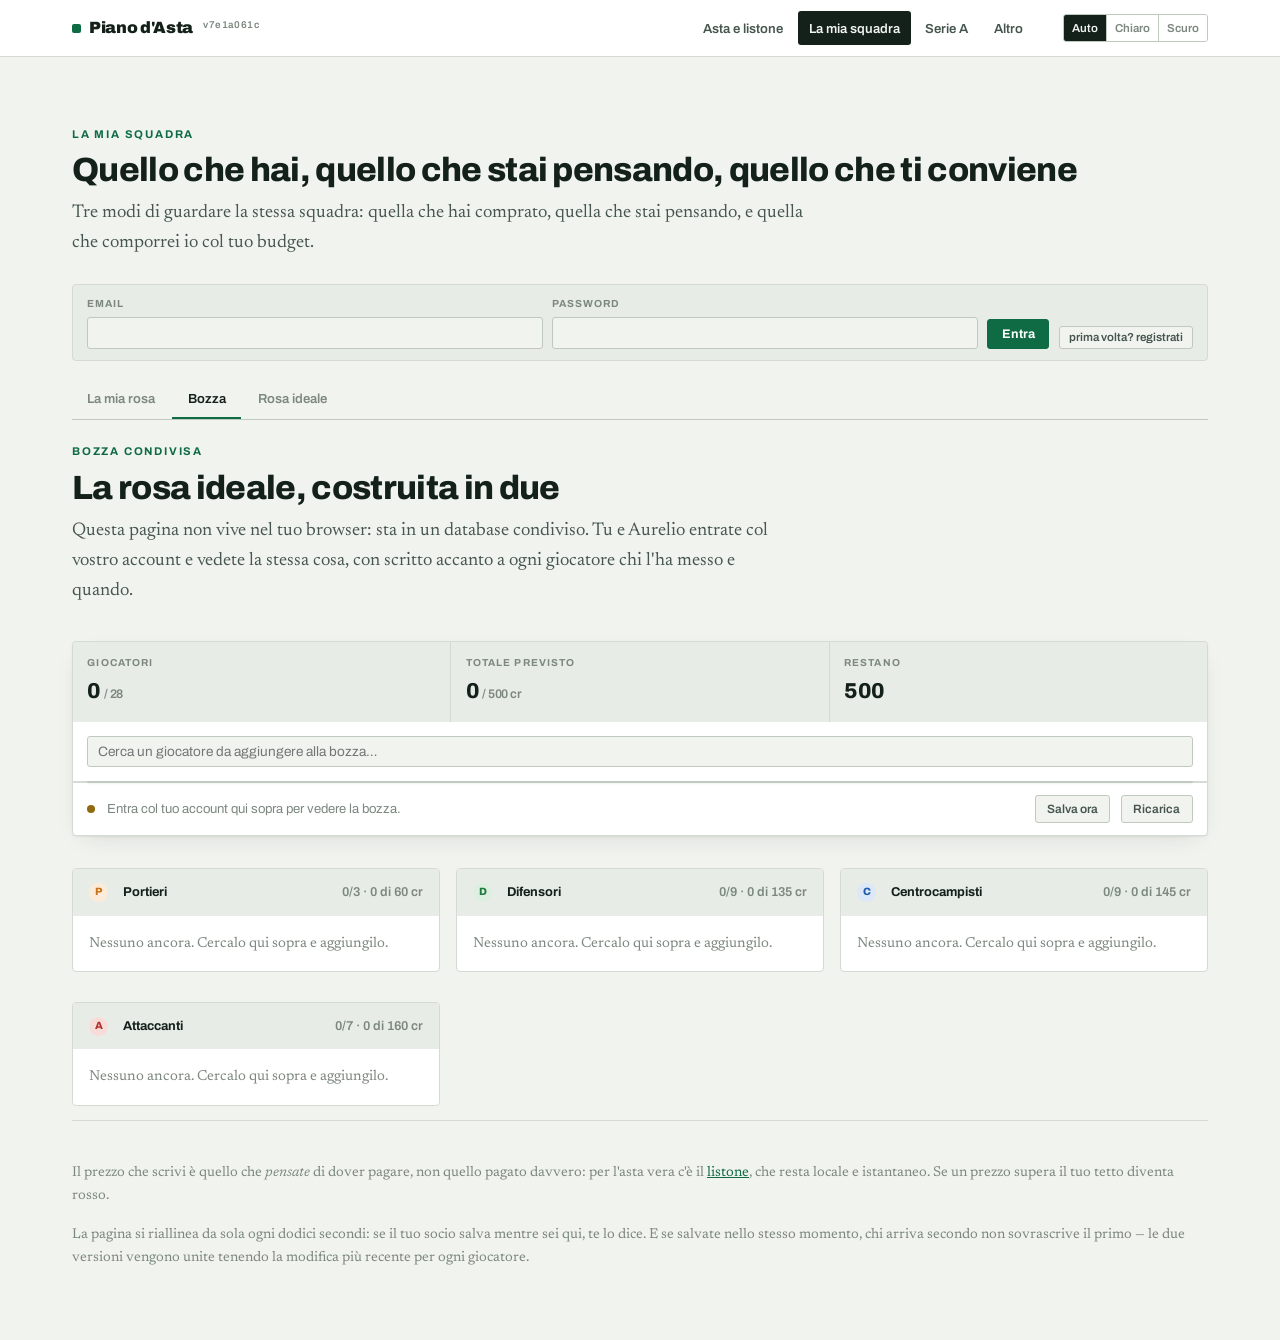
<file: bozza.html>
<!doctype html>
<html lang="it">
<head>
<meta charset="utf-8">
<meta name="viewport" content="width=device-width,initial-scale=1">
<title>Bozza — Piano d'Asta Bugnara</title>
<!-- Questa pagina non esiste piu' come pagina: adesso e' una scheda dentro
     rosa.html#bozza. Il file resta perche' l'indirizzo puo' essere nei segnalibri di
     qualcuno della lega, o in un messaggio mandato mesi fa: un collegamento
     morto e' peggio di un rimando. -->
<link rel="canonical" href="rosa.html#bozza">
<meta http-equiv="refresh" content="0; url=rosa.html#bozza">
<script>location.replace('rosa.html#bozza');</script>
</head>
<body style="font-family:system-ui,sans-serif;padding:2rem">
<p>Questa pagina si è spostata: <a href="rosa.html#bozza">Bozza</a>.</p>
</body>
</html>
</file>
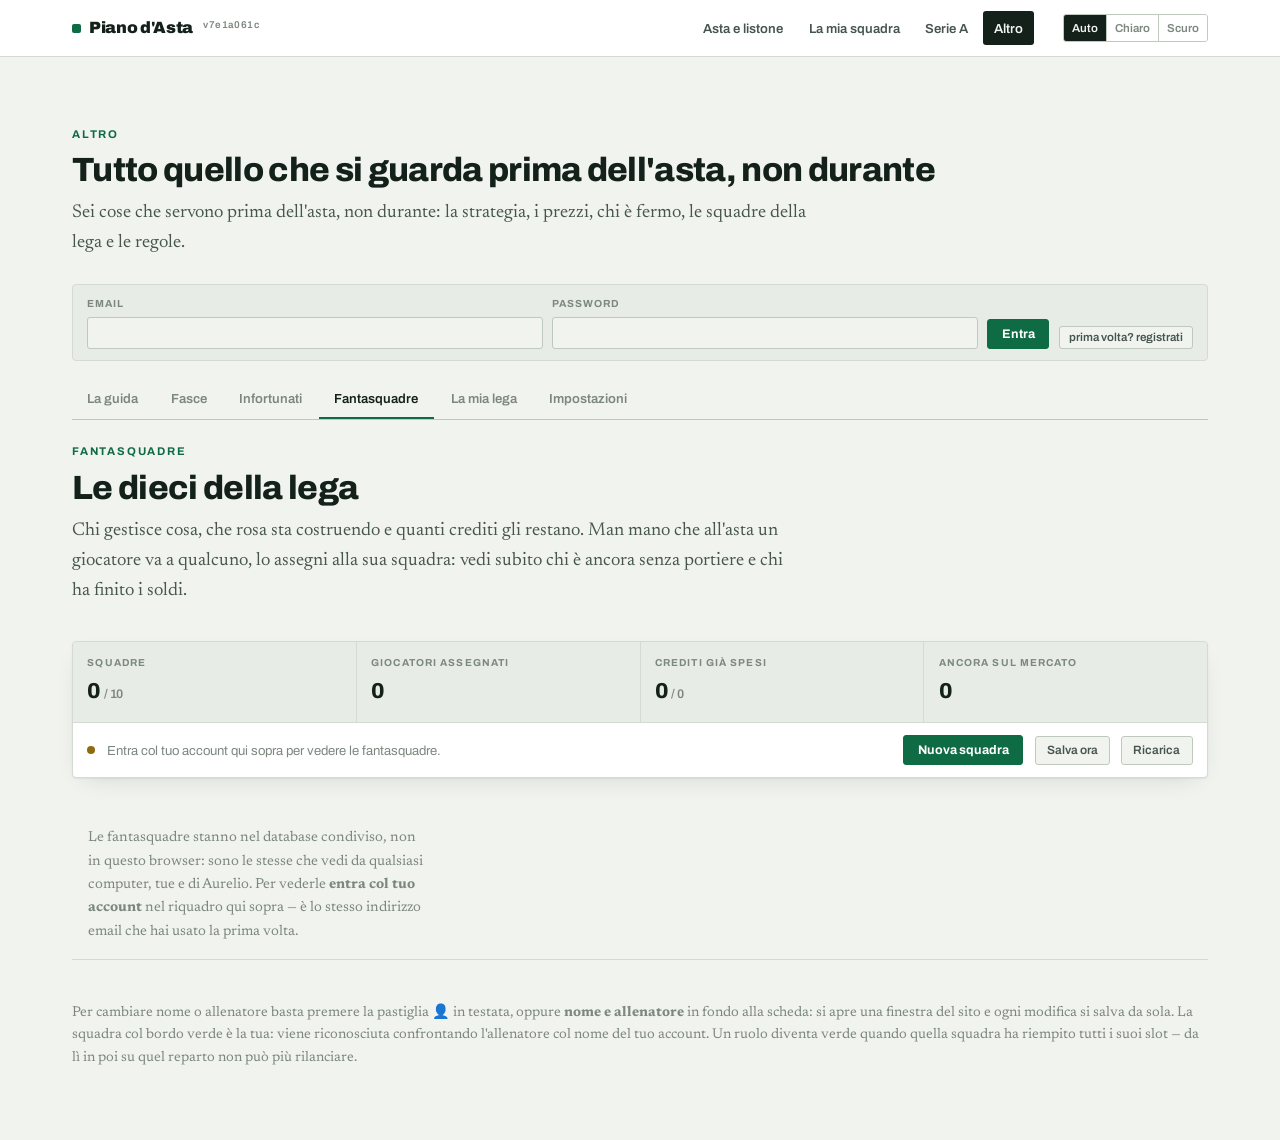
<file: fantasquadre.html>
<!doctype html>
<html lang="it">
<head>
<meta charset="utf-8">
<meta name="viewport" content="width=device-width,initial-scale=1">
<title>Fantasquadre — Piano d'Asta Bugnara</title>
<!-- Questa pagina non esiste piu' come pagina: adesso e' una scheda dentro
     altro.html#fantasquadre. Il file resta perche' l'indirizzo puo' essere nei segnalibri di
     qualcuno della lega, o in un messaggio mandato mesi fa: un collegamento
     morto e' peggio di un rimando. -->
<link rel="canonical" href="altro.html#fantasquadre">
<meta http-equiv="refresh" content="0; url=altro.html#fantasquadre">
<script>location.replace('altro.html#fantasquadre');</script>
</head>
<body style="font-family:system-ui,sans-serif;padding:2rem">
<p>Questa pagina si è spostata: <a href="altro.html#fantasquadre">Fantasquadre</a>.</p>
</body>
</html>
</file>
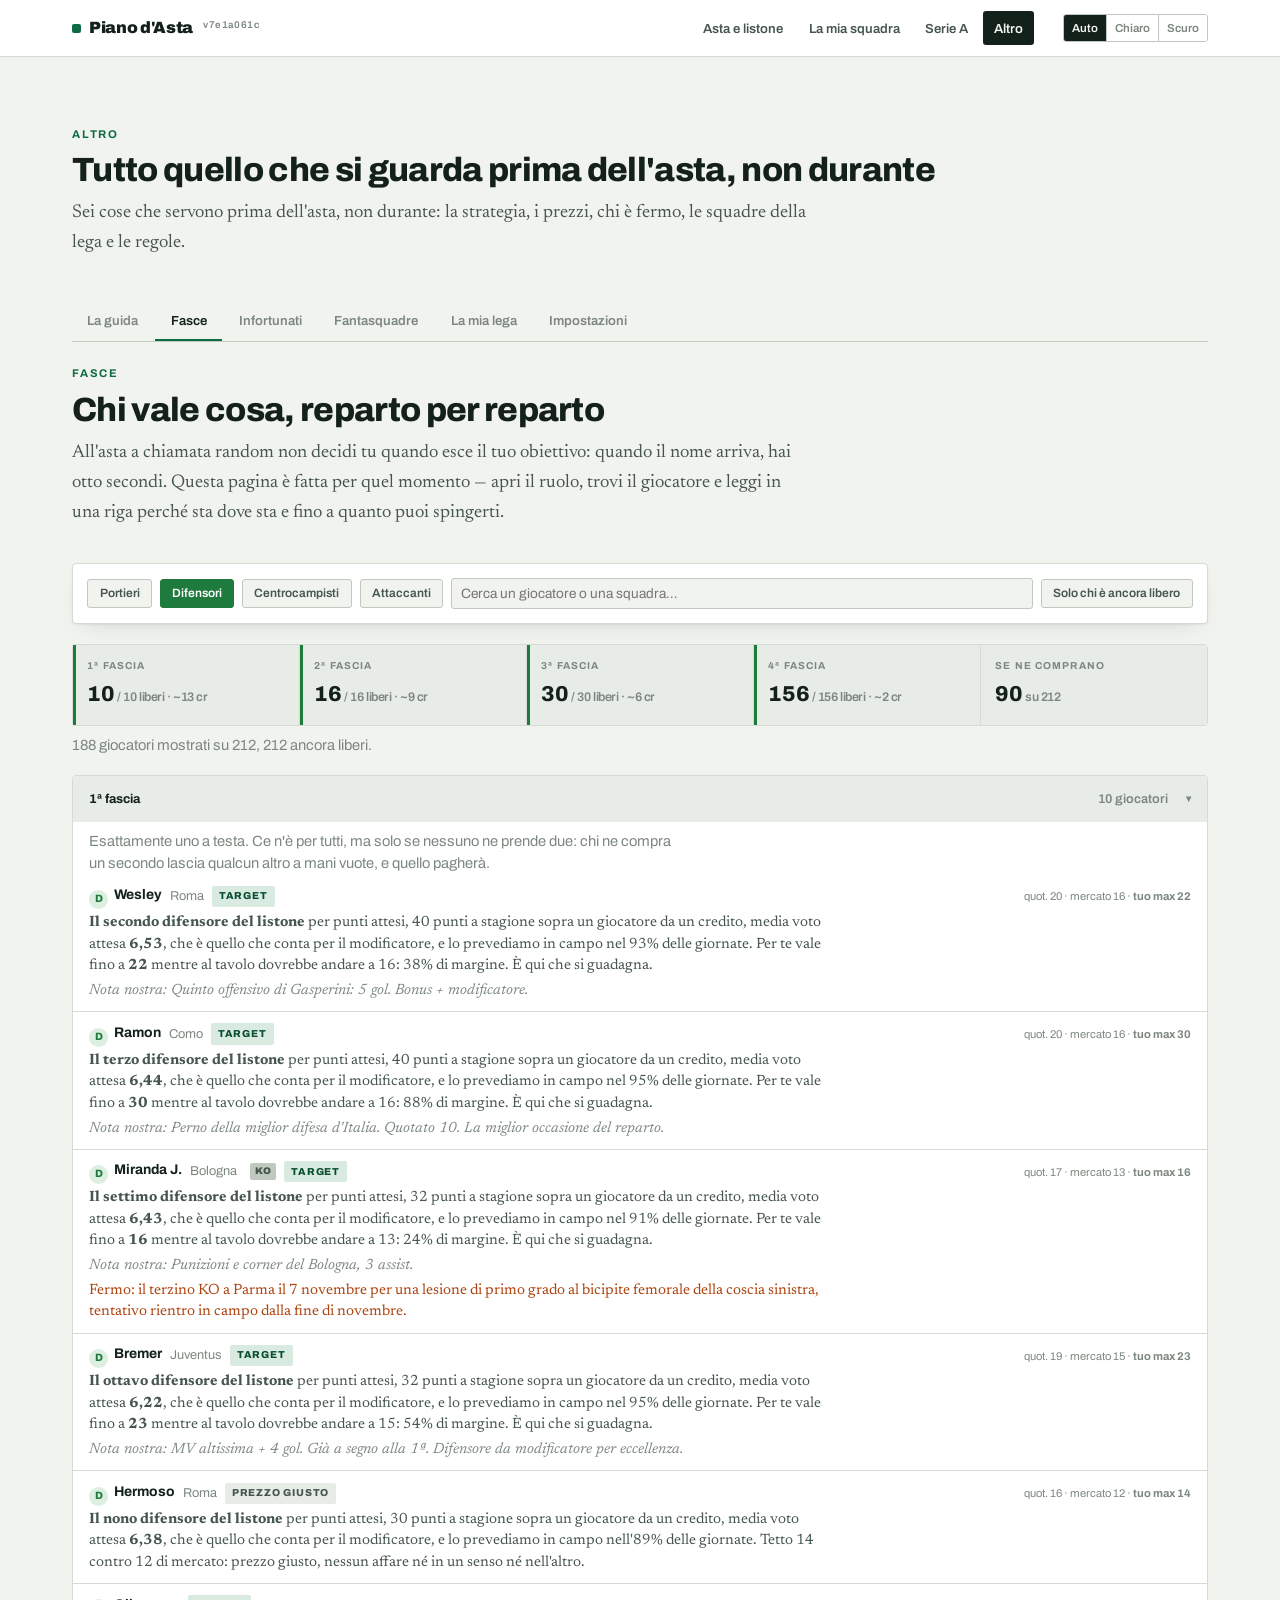
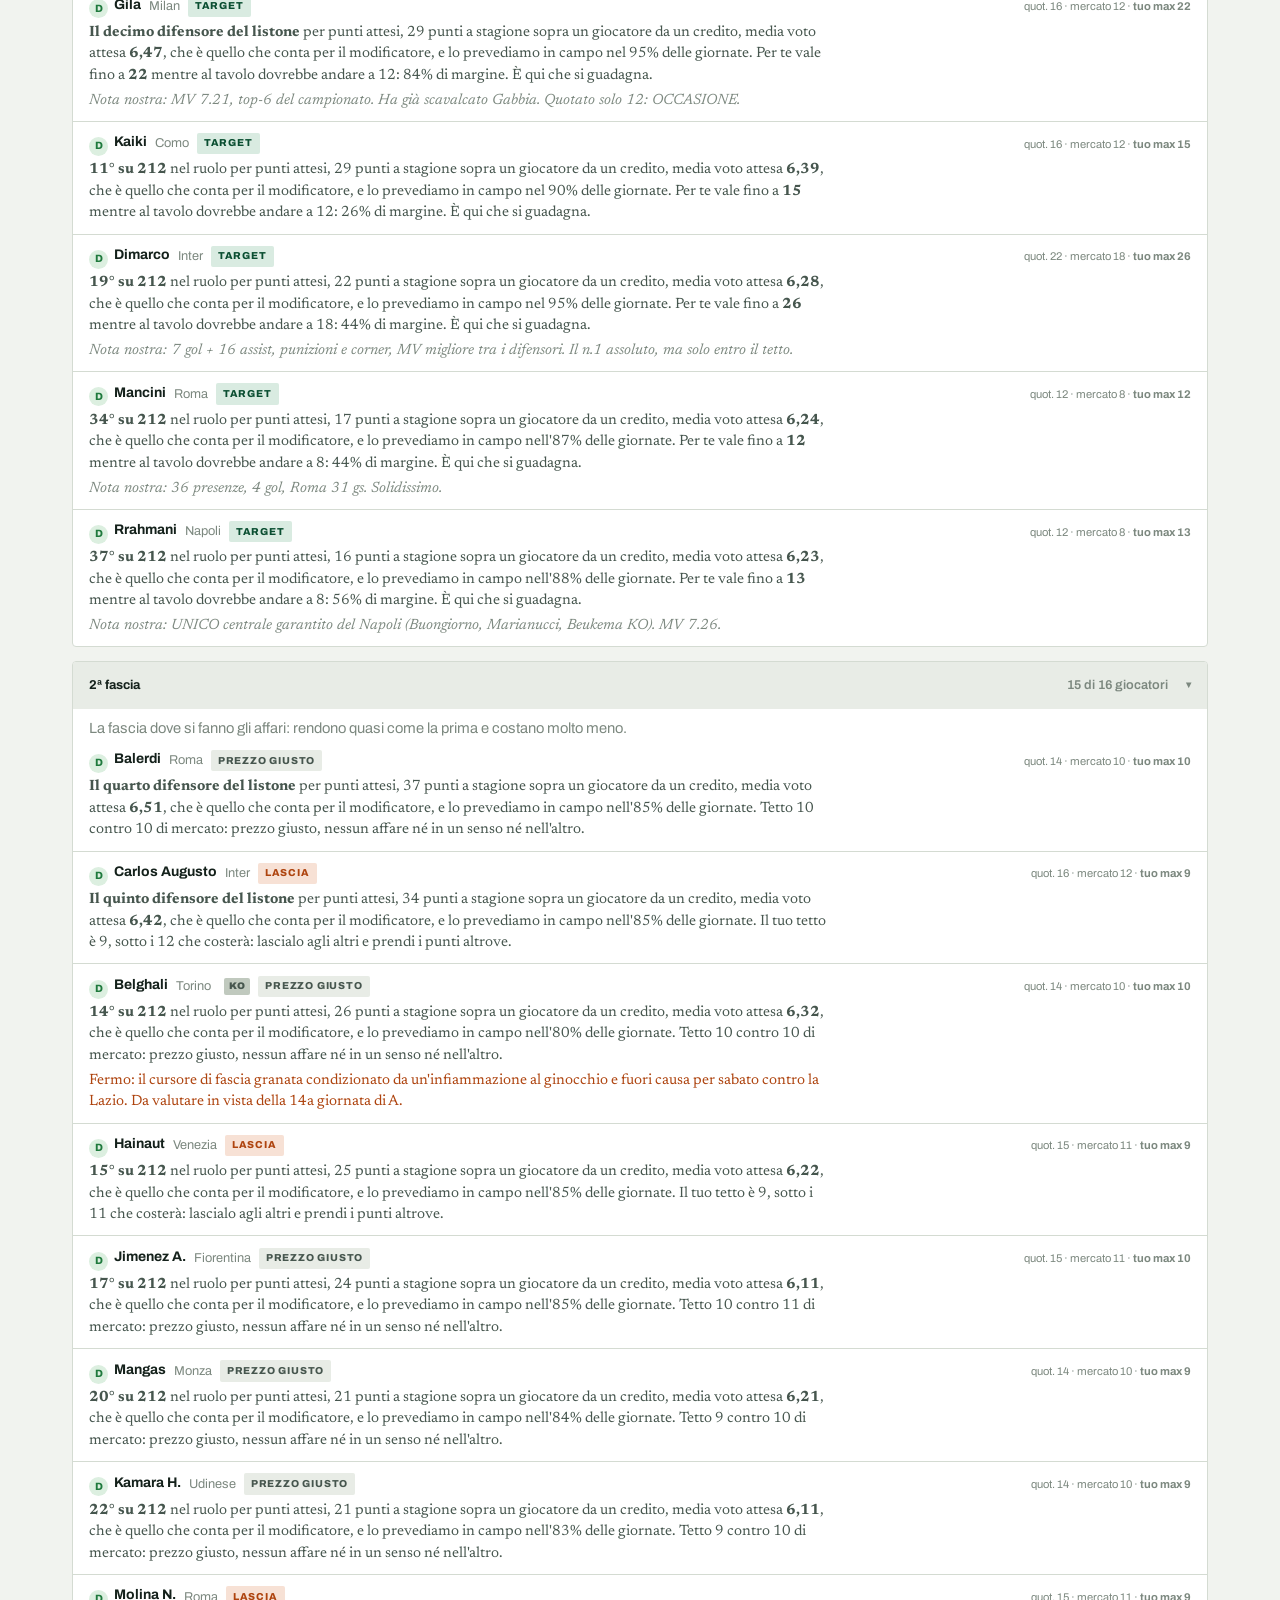
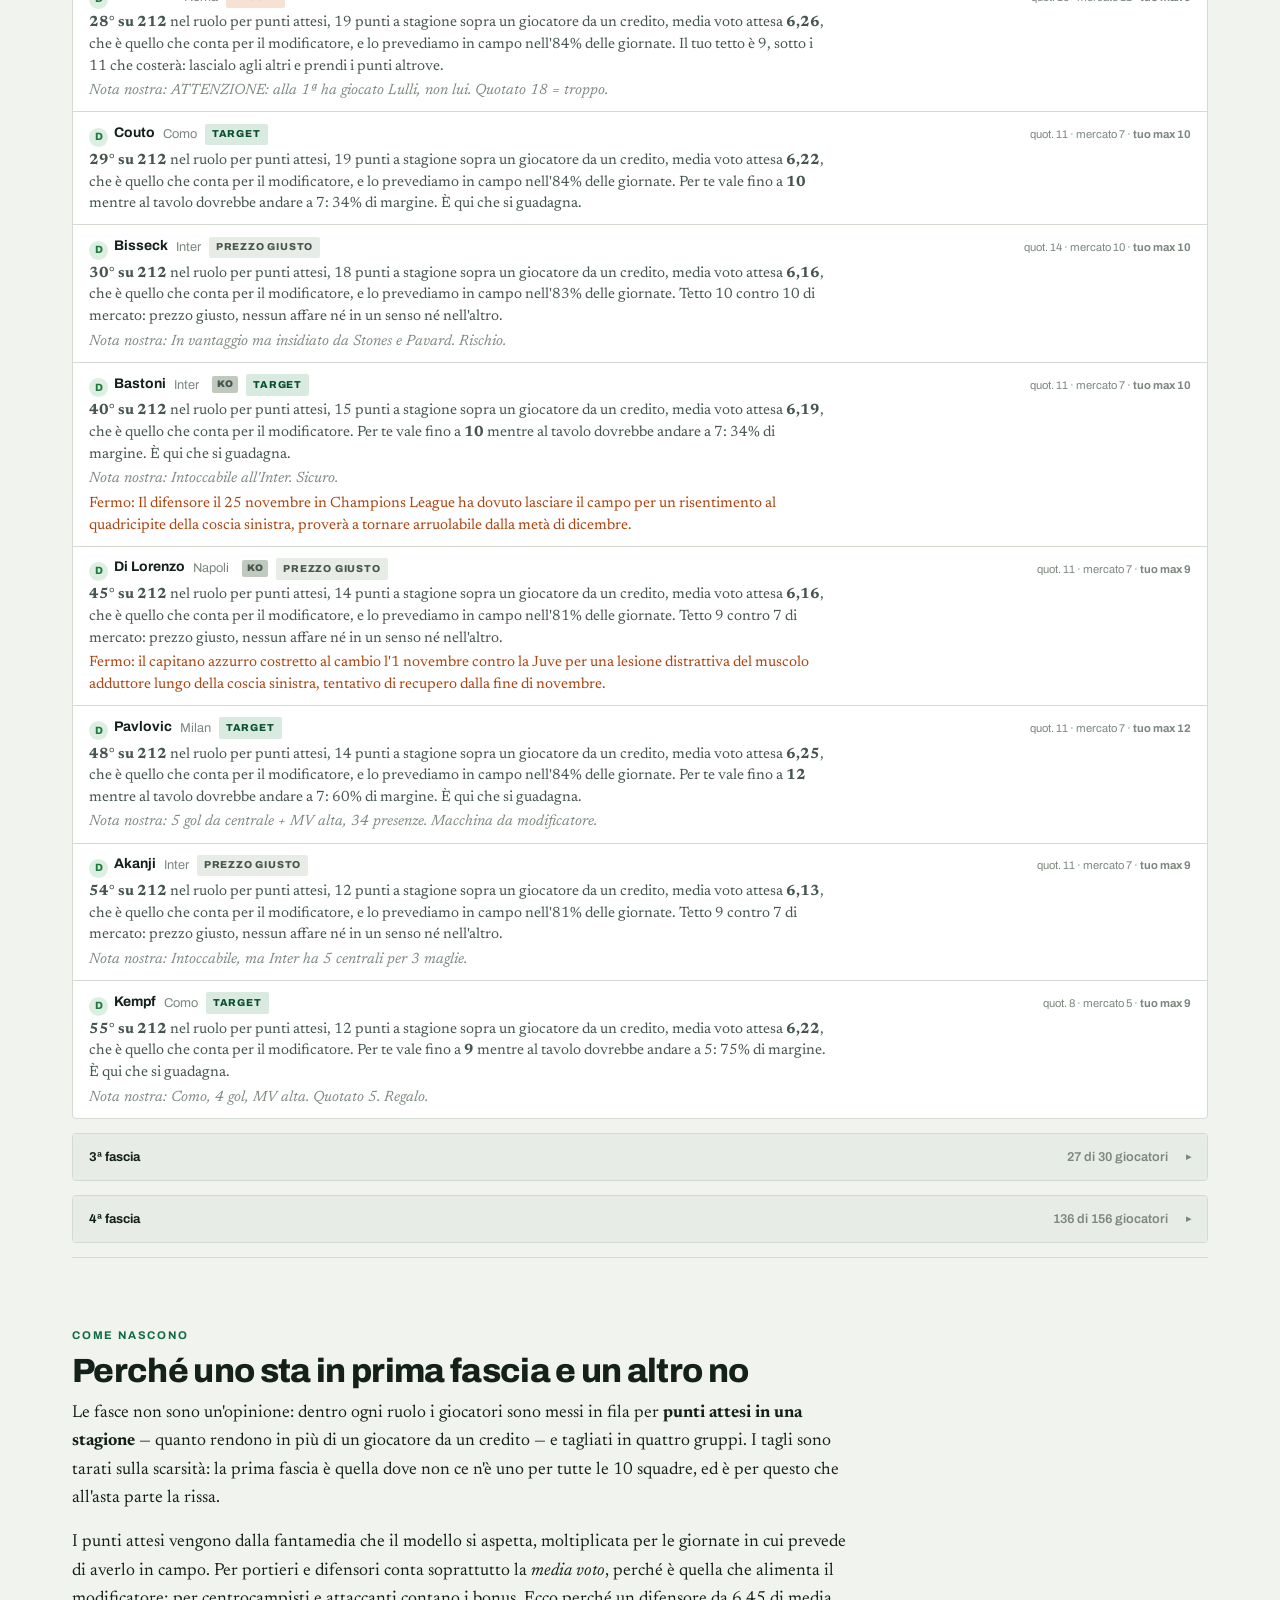
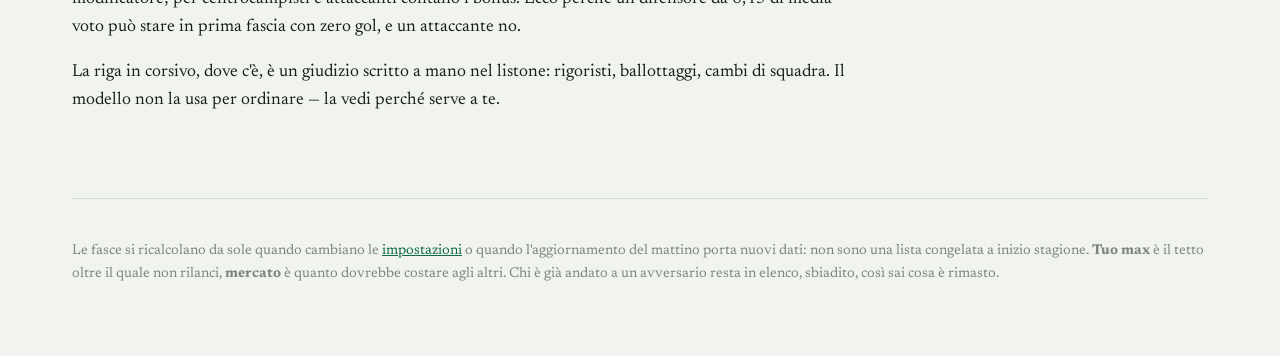
<file: fasce.html>
<!doctype html>
<html lang="it">
<head>
<meta charset="utf-8">
<meta name="viewport" content="width=device-width,initial-scale=1">
<title>Fasce — Piano d'Asta Bugnara</title>
<!-- Questa pagina non esiste piu' come pagina: adesso e' una scheda dentro
     altro.html#fasce. Il file resta perche' l'indirizzo puo' essere nei segnalibri di
     qualcuno della lega, o in un messaggio mandato mesi fa: un collegamento
     morto e' peggio di un rimando. -->
<link rel="canonical" href="altro.html#fasce">
<meta http-equiv="refresh" content="0; url=altro.html#fasce">
<script>location.replace('altro.html#fasce');</script>
</head>
<body style="font-family:system-ui,sans-serif;padding:2rem">
<p>Questa pagina si è spostata: <a href="altro.html#fasce">Fasce</a>.</p>
</body>
</html>
</file>
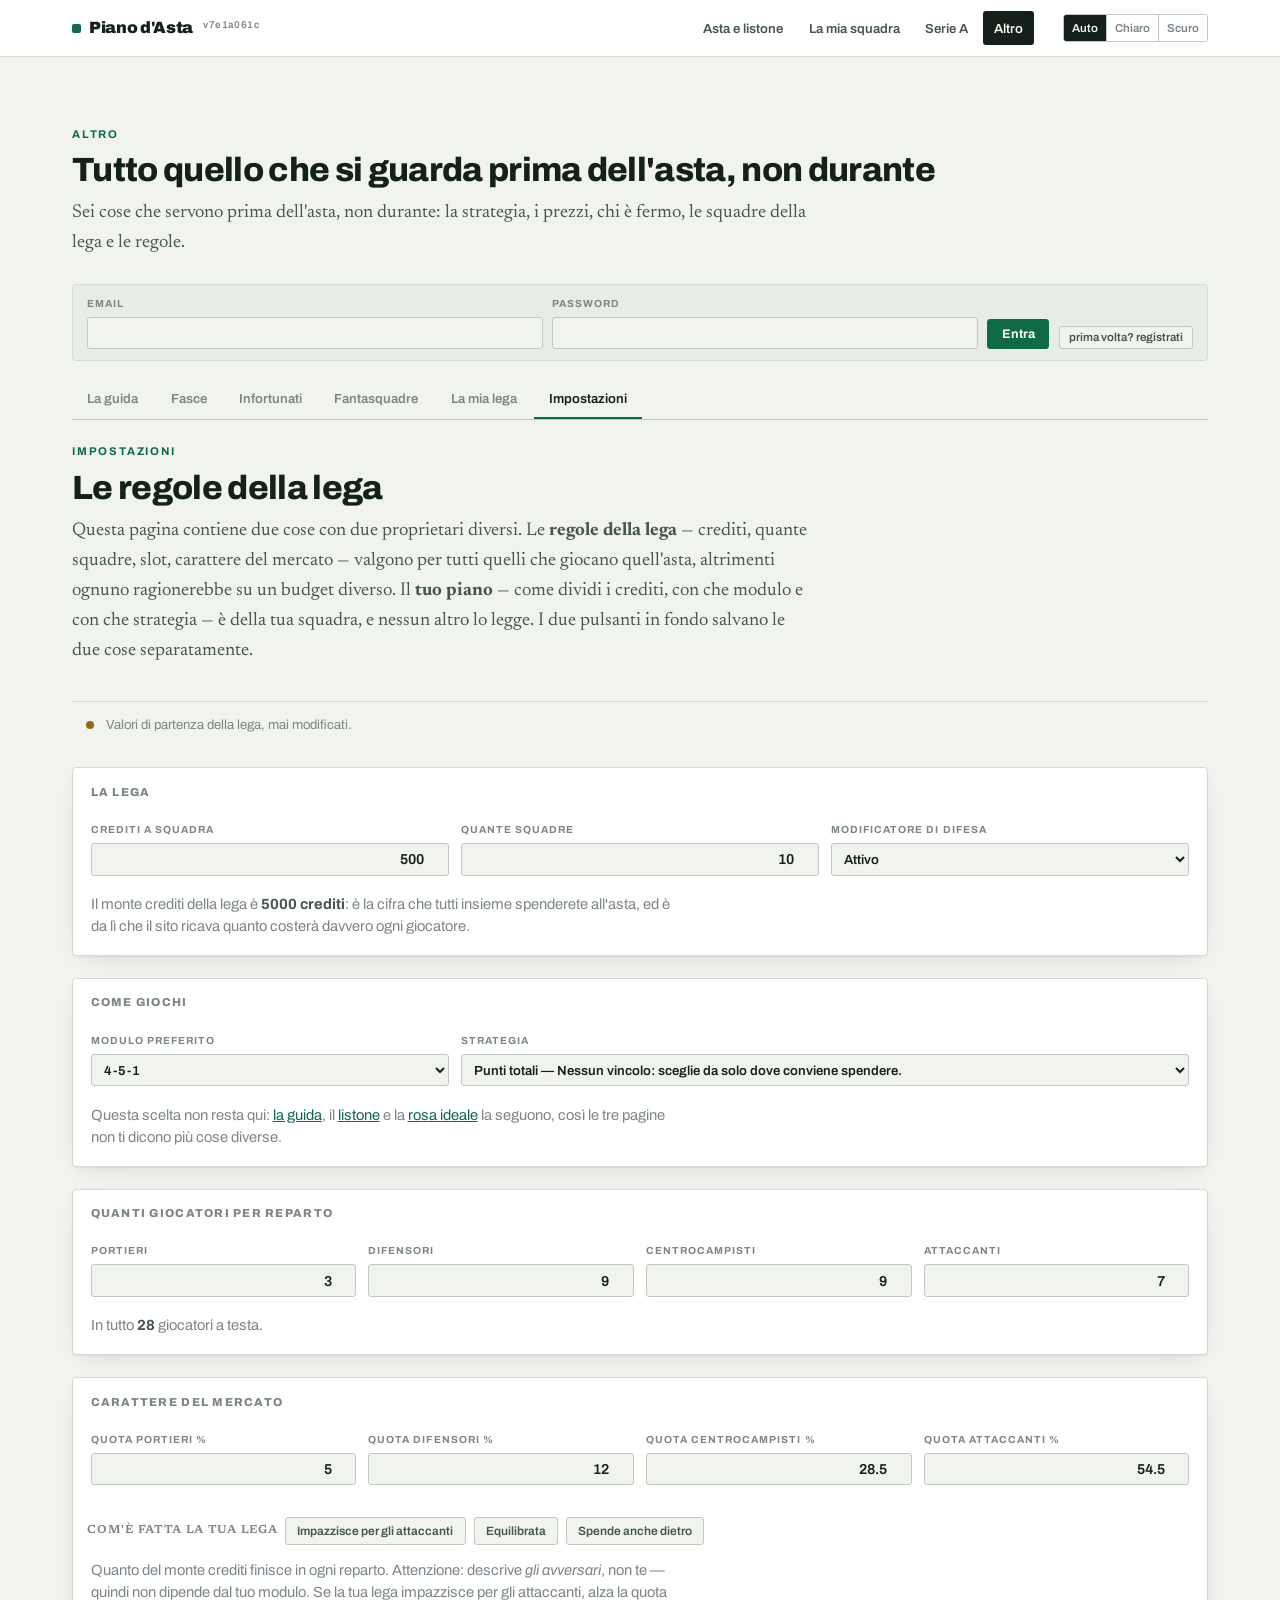
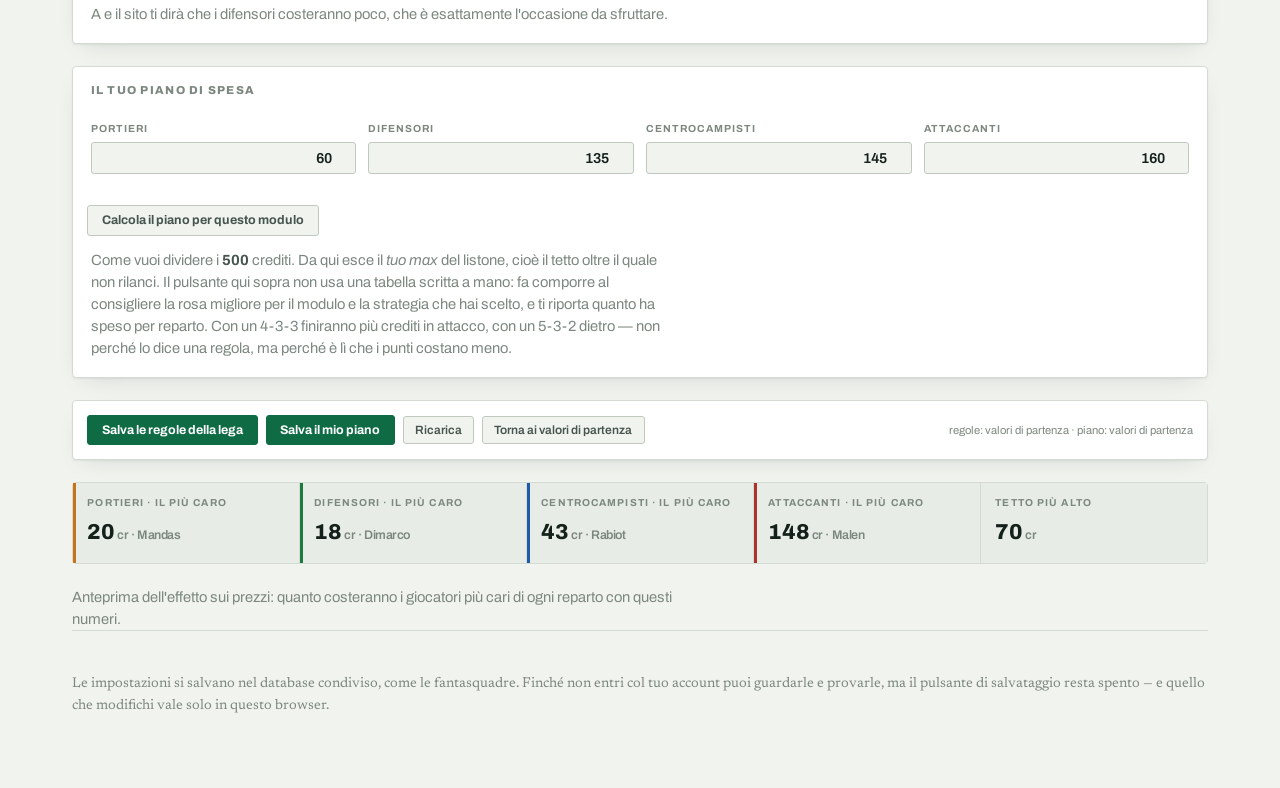
<file: impostazioni.html>
<!doctype html>
<html lang="it">
<head>
<meta charset="utf-8">
<meta name="viewport" content="width=device-width,initial-scale=1">
<title>Impostazioni — Piano d'Asta Bugnara</title>
<!-- Questa pagina non esiste piu' come pagina: adesso e' una scheda dentro
     altro.html#impostazioni. Il file resta perche' l'indirizzo puo' essere nei segnalibri di
     qualcuno della lega, o in un messaggio mandato mesi fa: un collegamento
     morto e' peggio di un rimando. -->
<link rel="canonical" href="altro.html#impostazioni">
<meta http-equiv="refresh" content="0; url=altro.html#impostazioni">
<script>location.replace('altro.html#impostazioni');</script>
</head>
<body style="font-family:system-ui,sans-serif;padding:2rem">
<p>Questa pagina si è spostata: <a href="altro.html#impostazioni">Impostazioni</a>.</p>
</body>
</html>
</file>
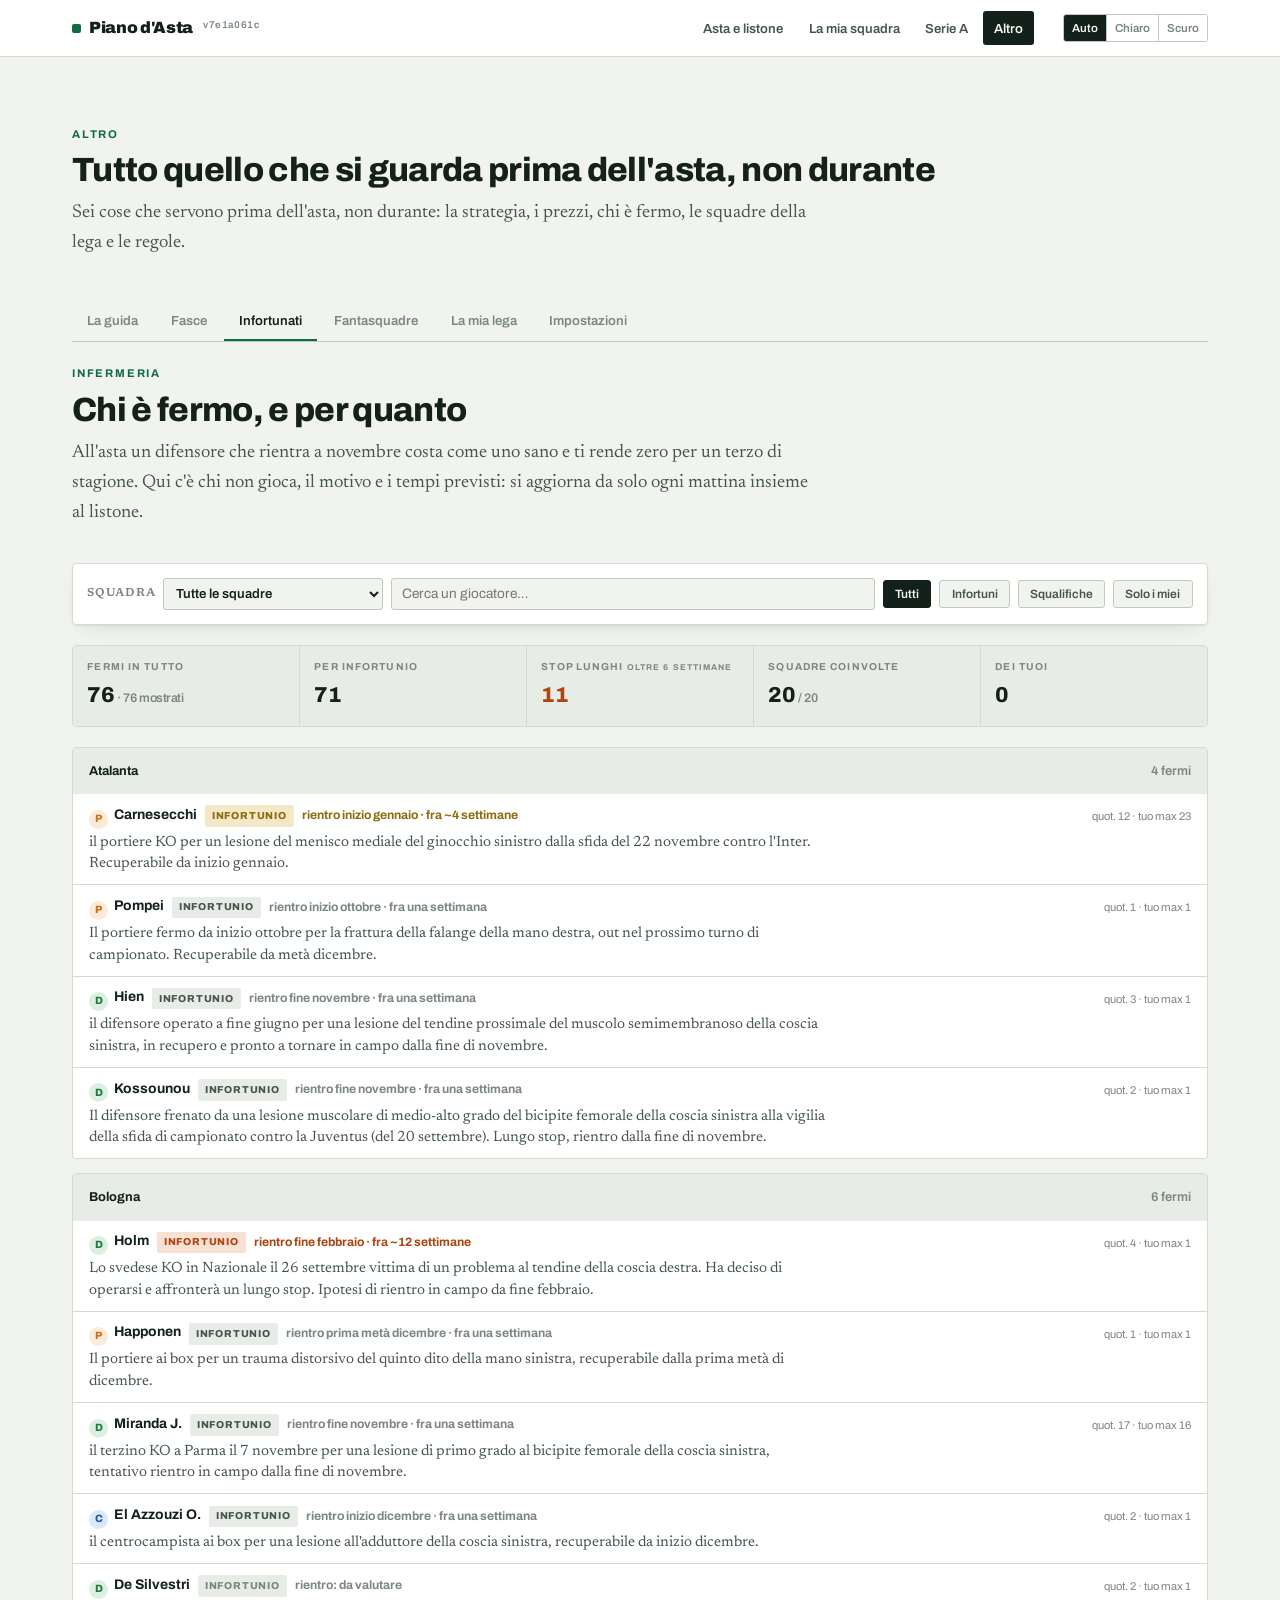
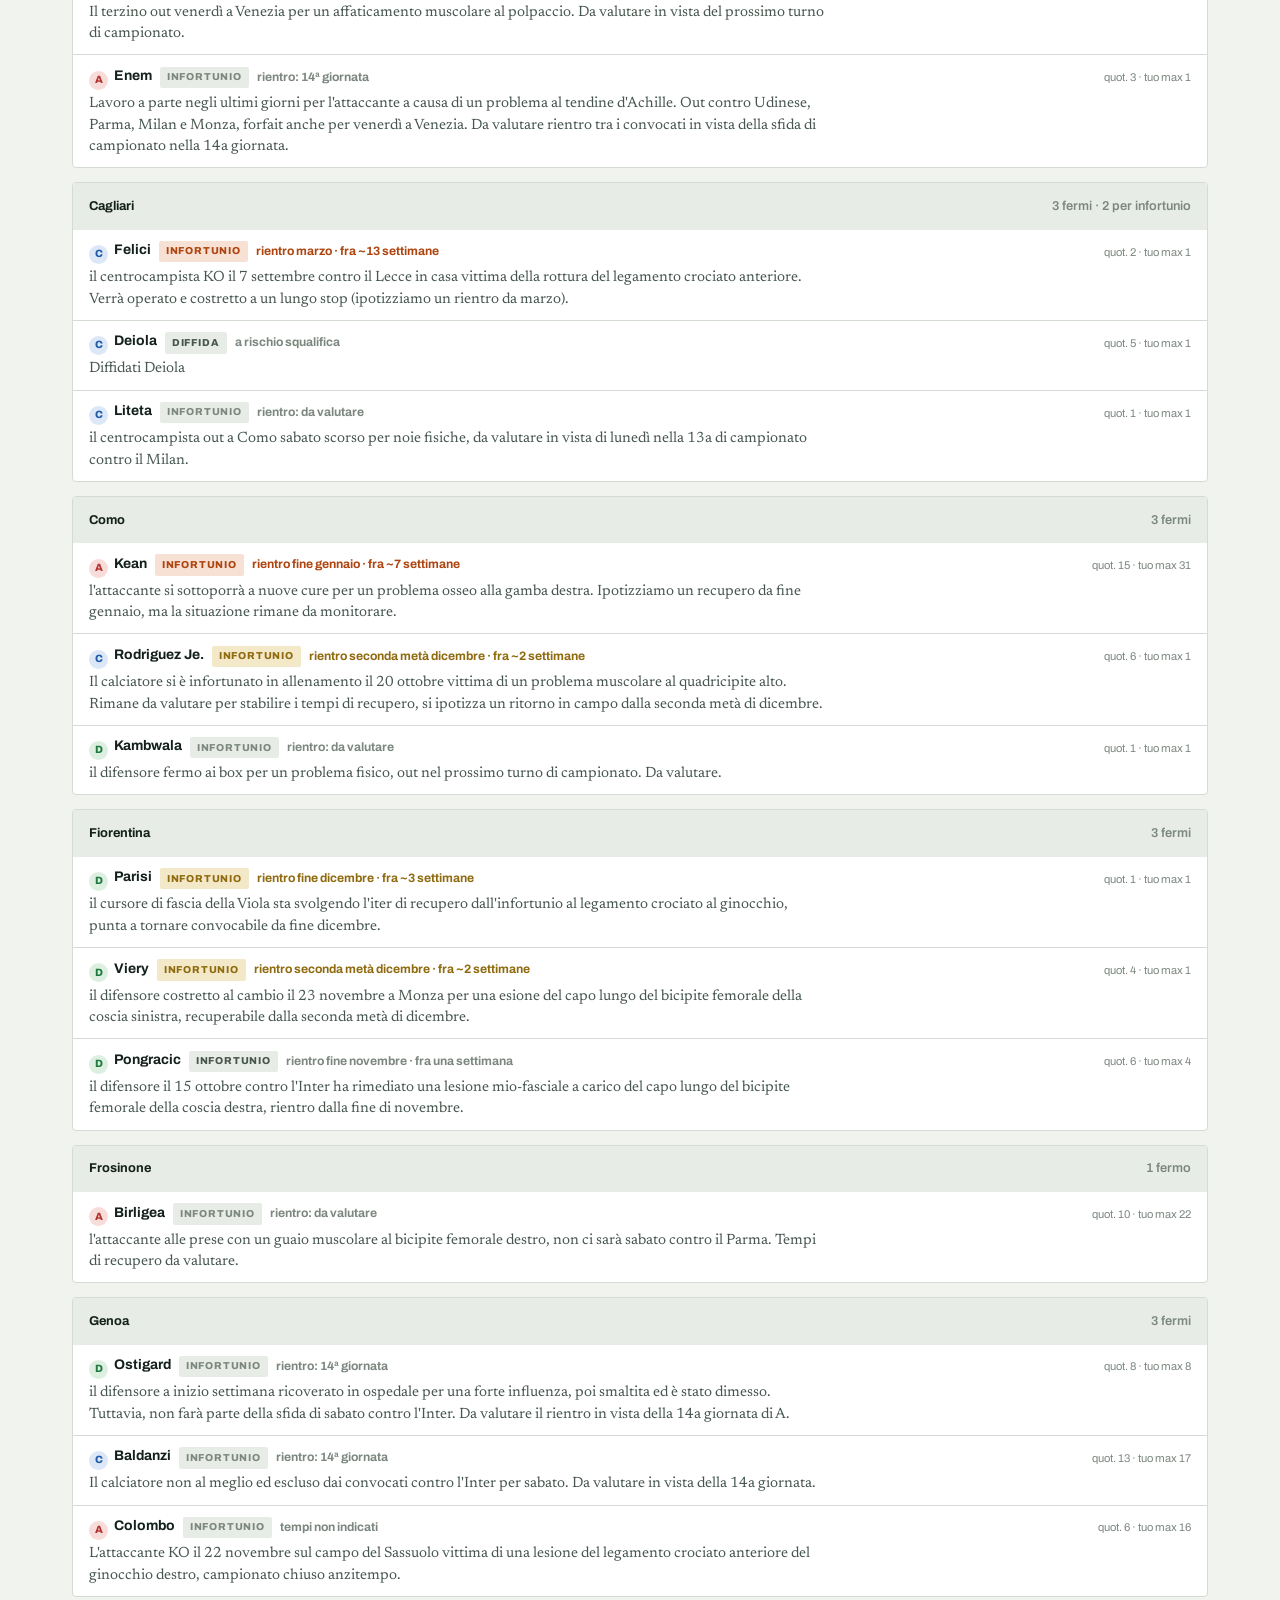
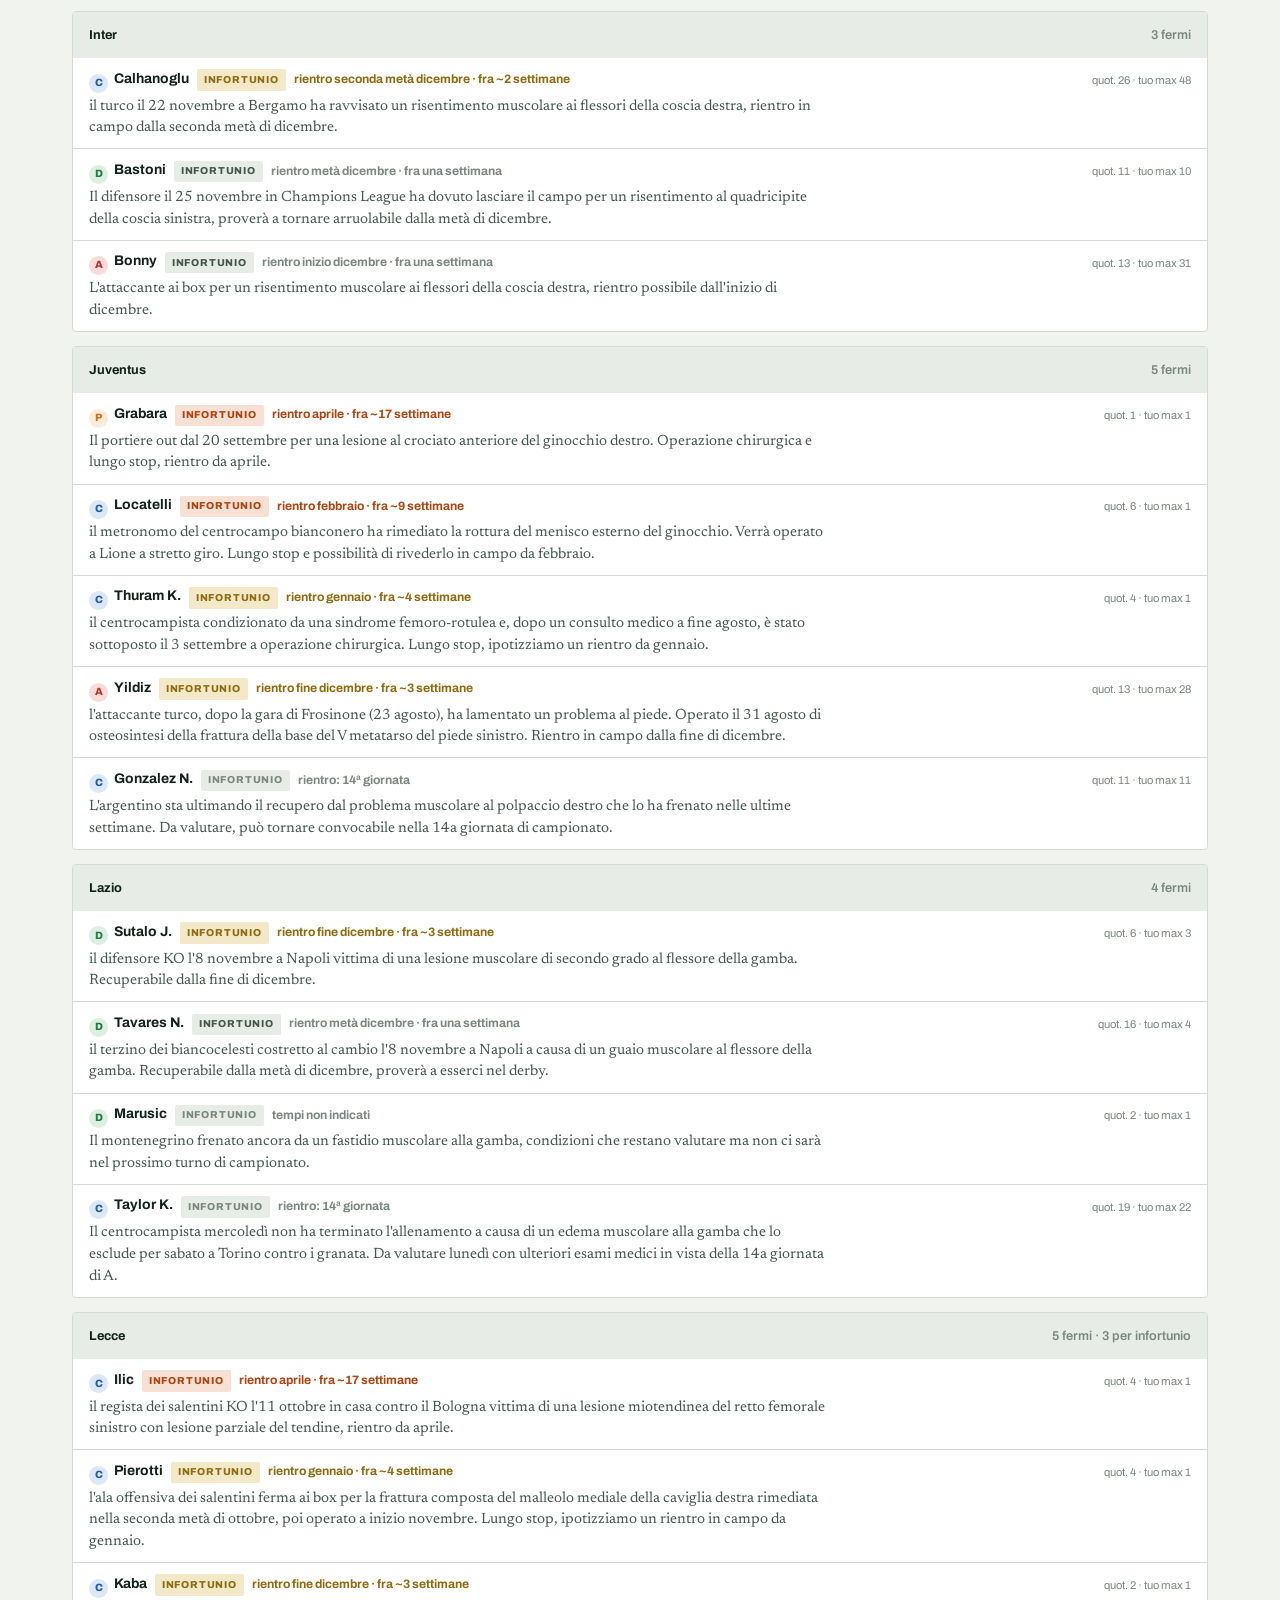
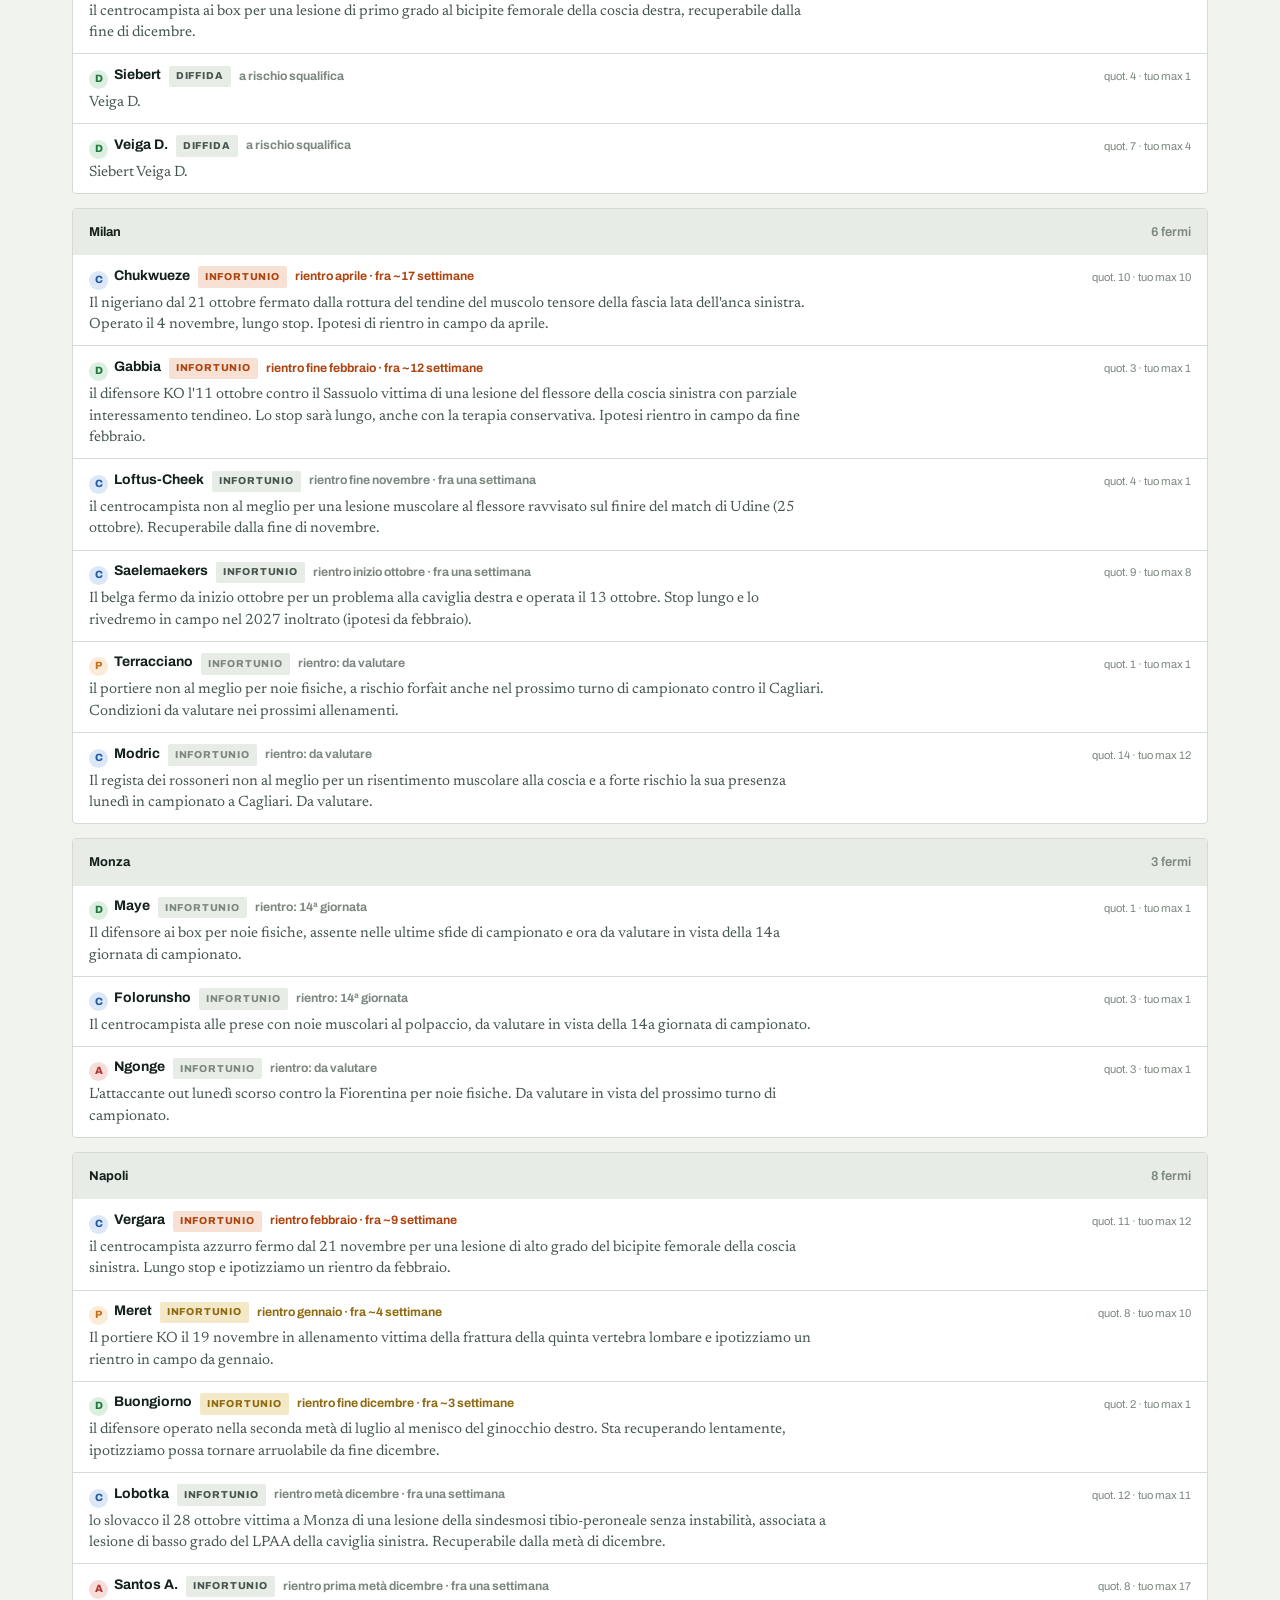
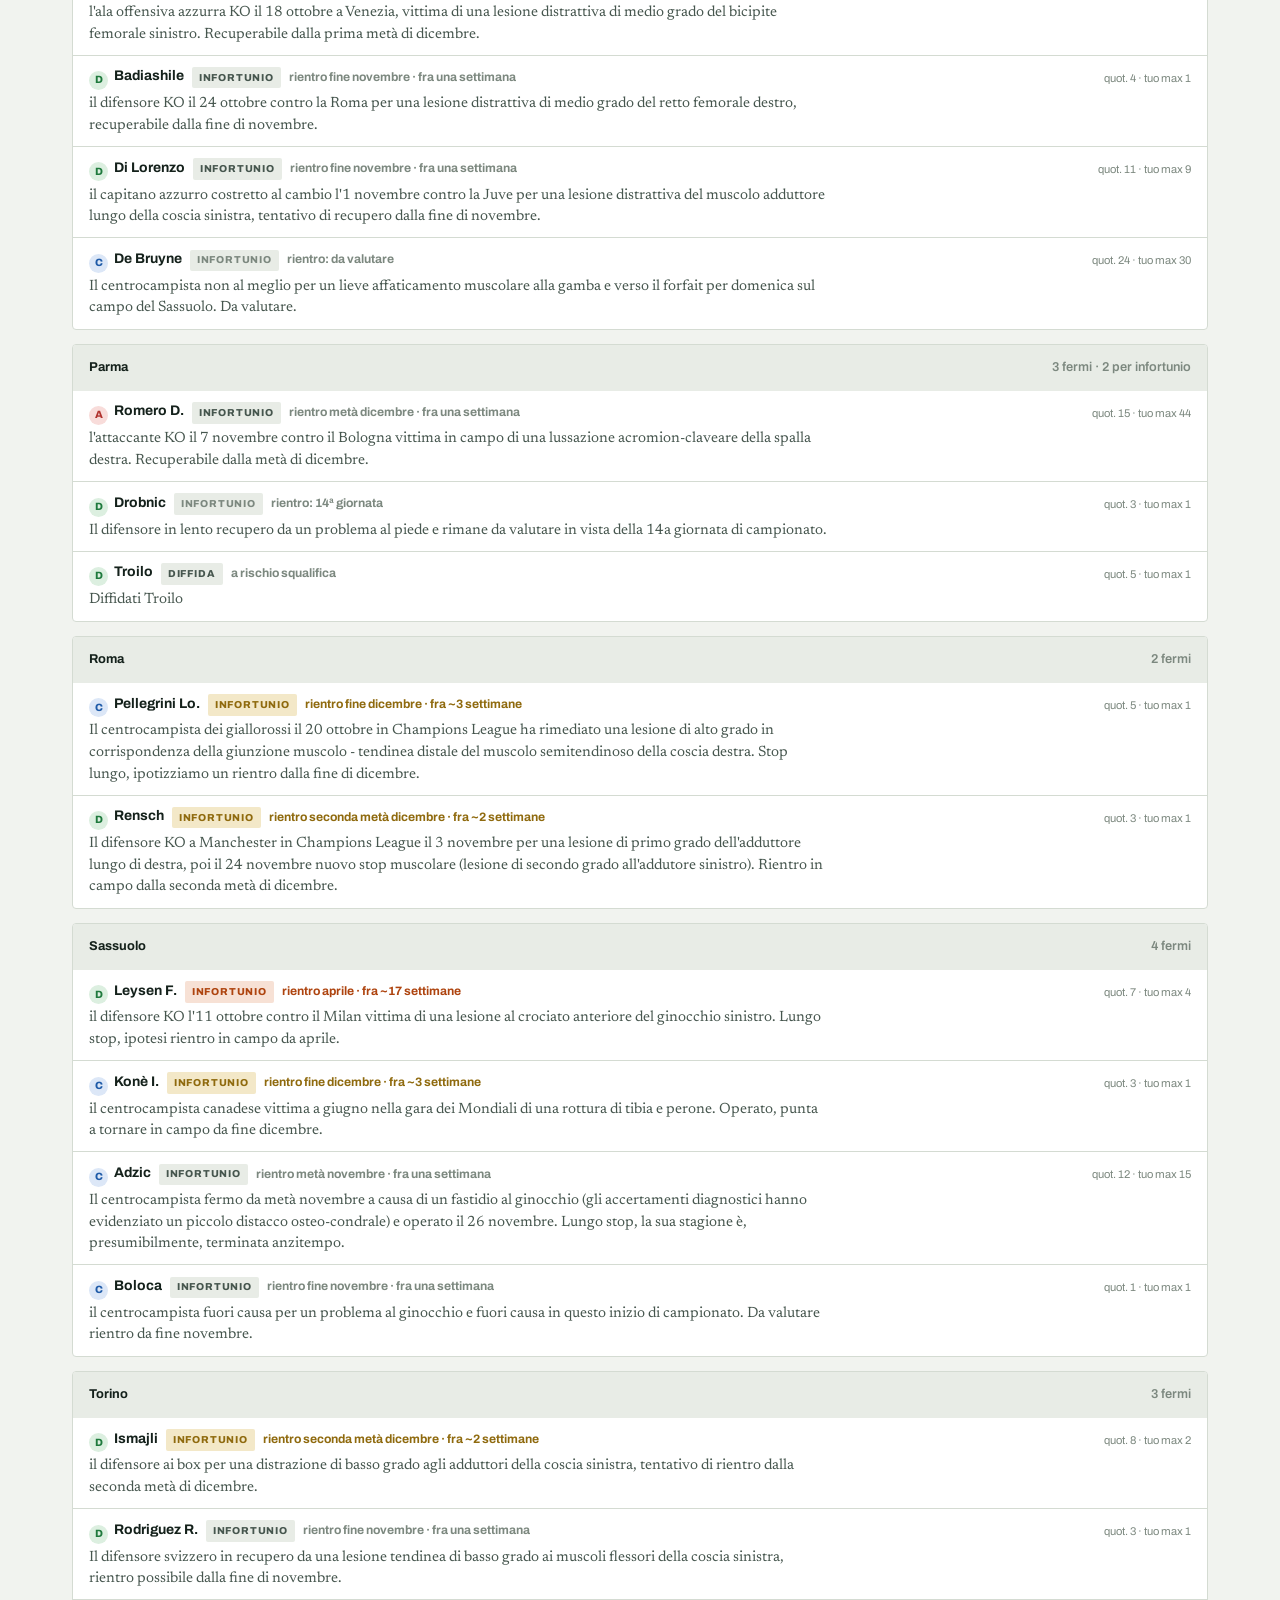
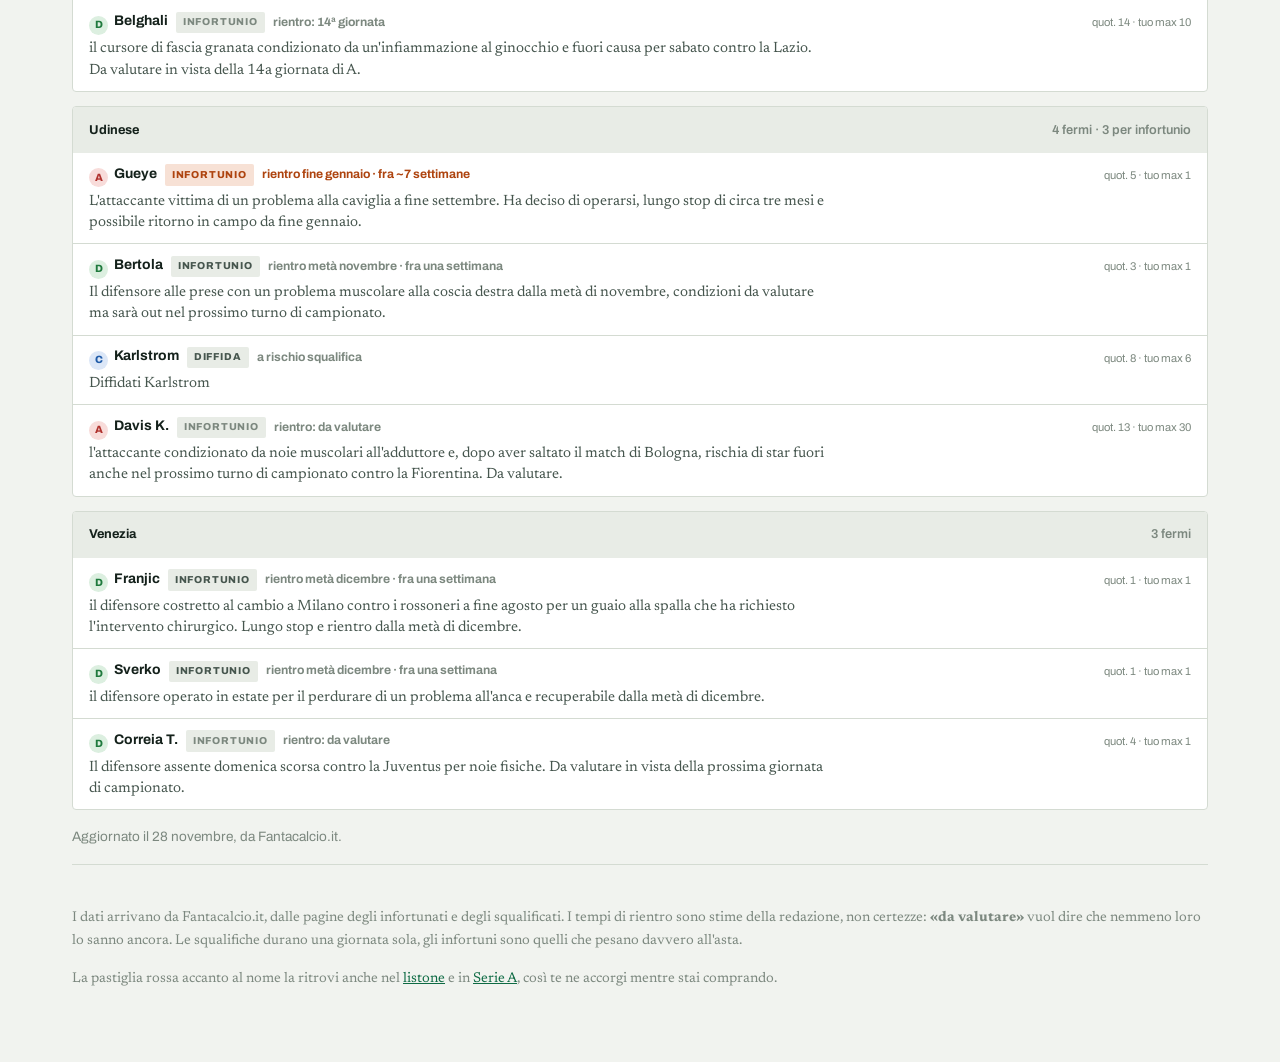
<file: infortunati.html>
<!doctype html>
<html lang="it">
<head>
<meta charset="utf-8">
<meta name="viewport" content="width=device-width,initial-scale=1">
<title>Infortunati — Piano d'Asta Bugnara</title>
<!-- Questa pagina non esiste piu' come pagina: adesso e' una scheda dentro
     altro.html#infortunati. Il file resta perche' l'indirizzo puo' essere nei segnalibri di
     qualcuno della lega, o in un messaggio mandato mesi fa: un collegamento
     morto e' peggio di un rimando. -->
<link rel="canonical" href="altro.html#infortunati">
<meta http-equiv="refresh" content="0; url=altro.html#infortunati">
<script>location.replace('altro.html#infortunati');</script>
</head>
<body style="font-family:system-ui,sans-serif;padding:2rem">
<p>Questa pagina si è spostata: <a href="altro.html#infortunati">Infortunati</a>.</p>
</body>
</html>
</file>
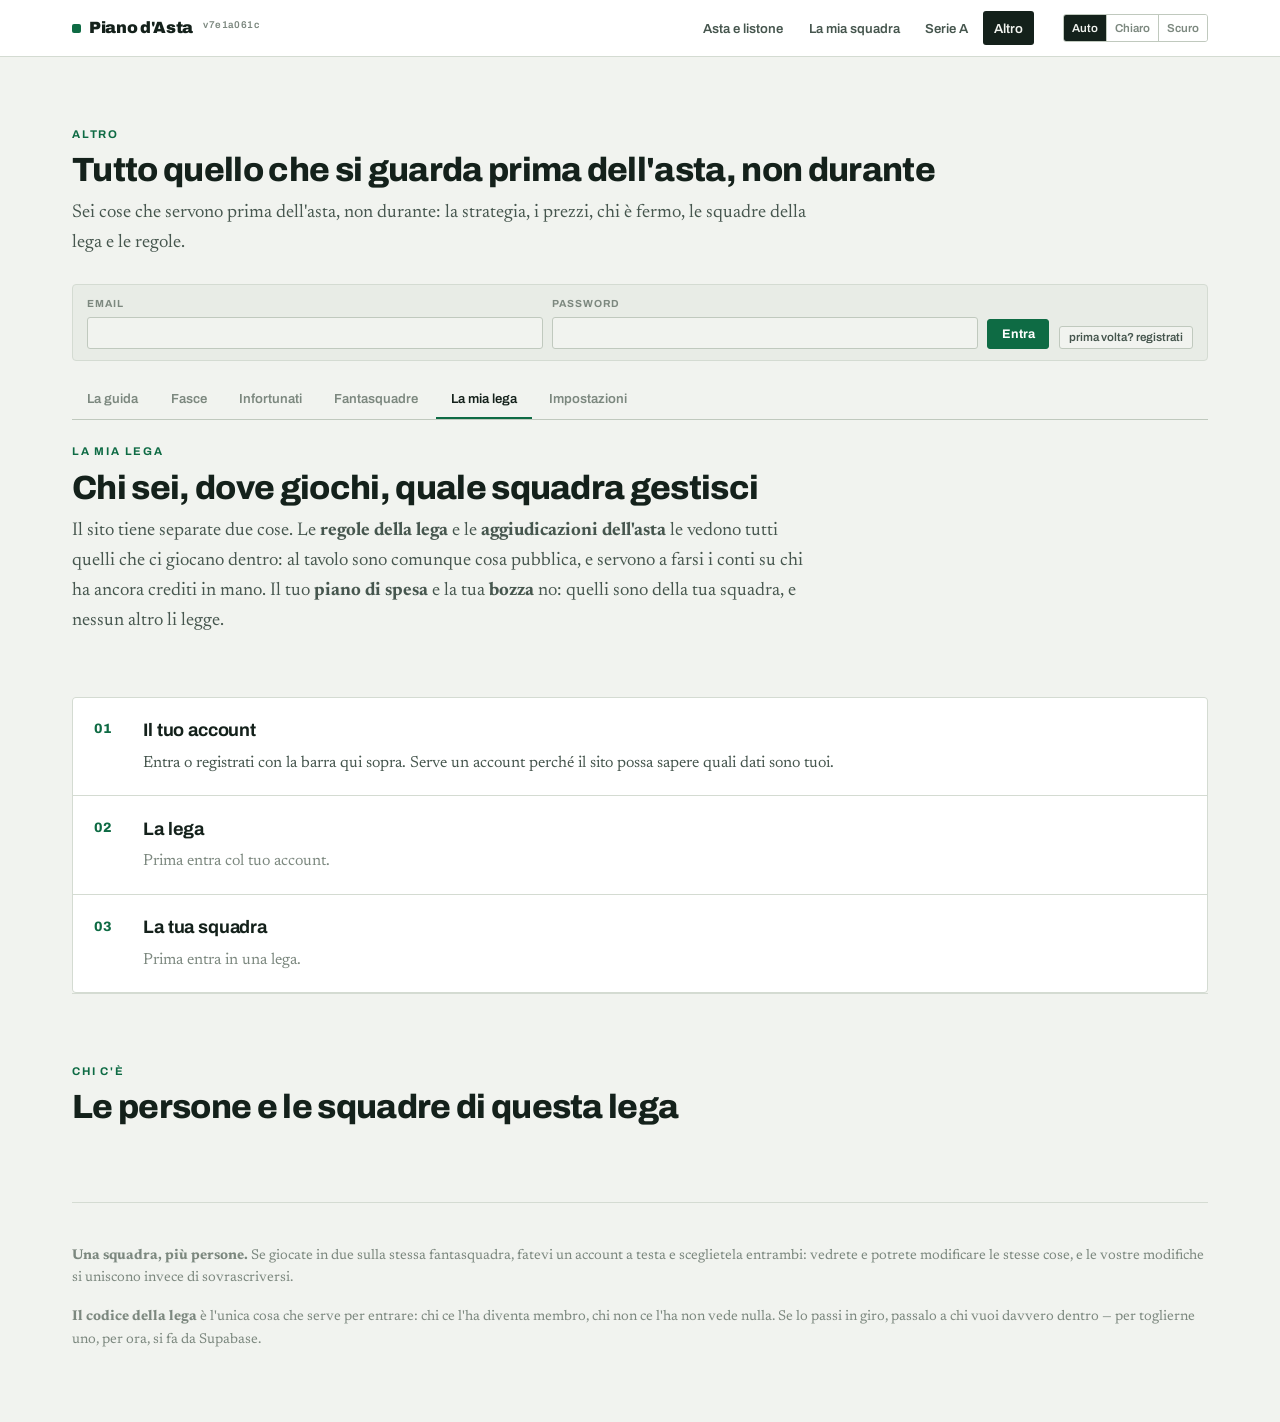
<file: lega.html>
<!doctype html>
<html lang="it">
<head>
<meta charset="utf-8">
<meta name="viewport" content="width=device-width,initial-scale=1">
<title>La mia lega — Piano d'Asta Bugnara</title>
<!-- Questa pagina non esiste piu' come pagina: adesso e' una scheda dentro
     altro.html#lega. Il file resta perche' l'indirizzo puo' essere nei segnalibri di
     qualcuno della lega, o in un messaggio mandato mesi fa: un collegamento
     morto e' peggio di un rimando. -->
<link rel="canonical" href="altro.html#lega">
<meta http-equiv="refresh" content="0; url=altro.html#lega">
<script>location.replace('altro.html#lega');</script>
</head>
<body style="font-family:system-ui,sans-serif;padding:2rem">
<p>Questa pagina si è spostata: <a href="altro.html#lega">La mia lega</a>.</p>
</body>
</html>
</file>
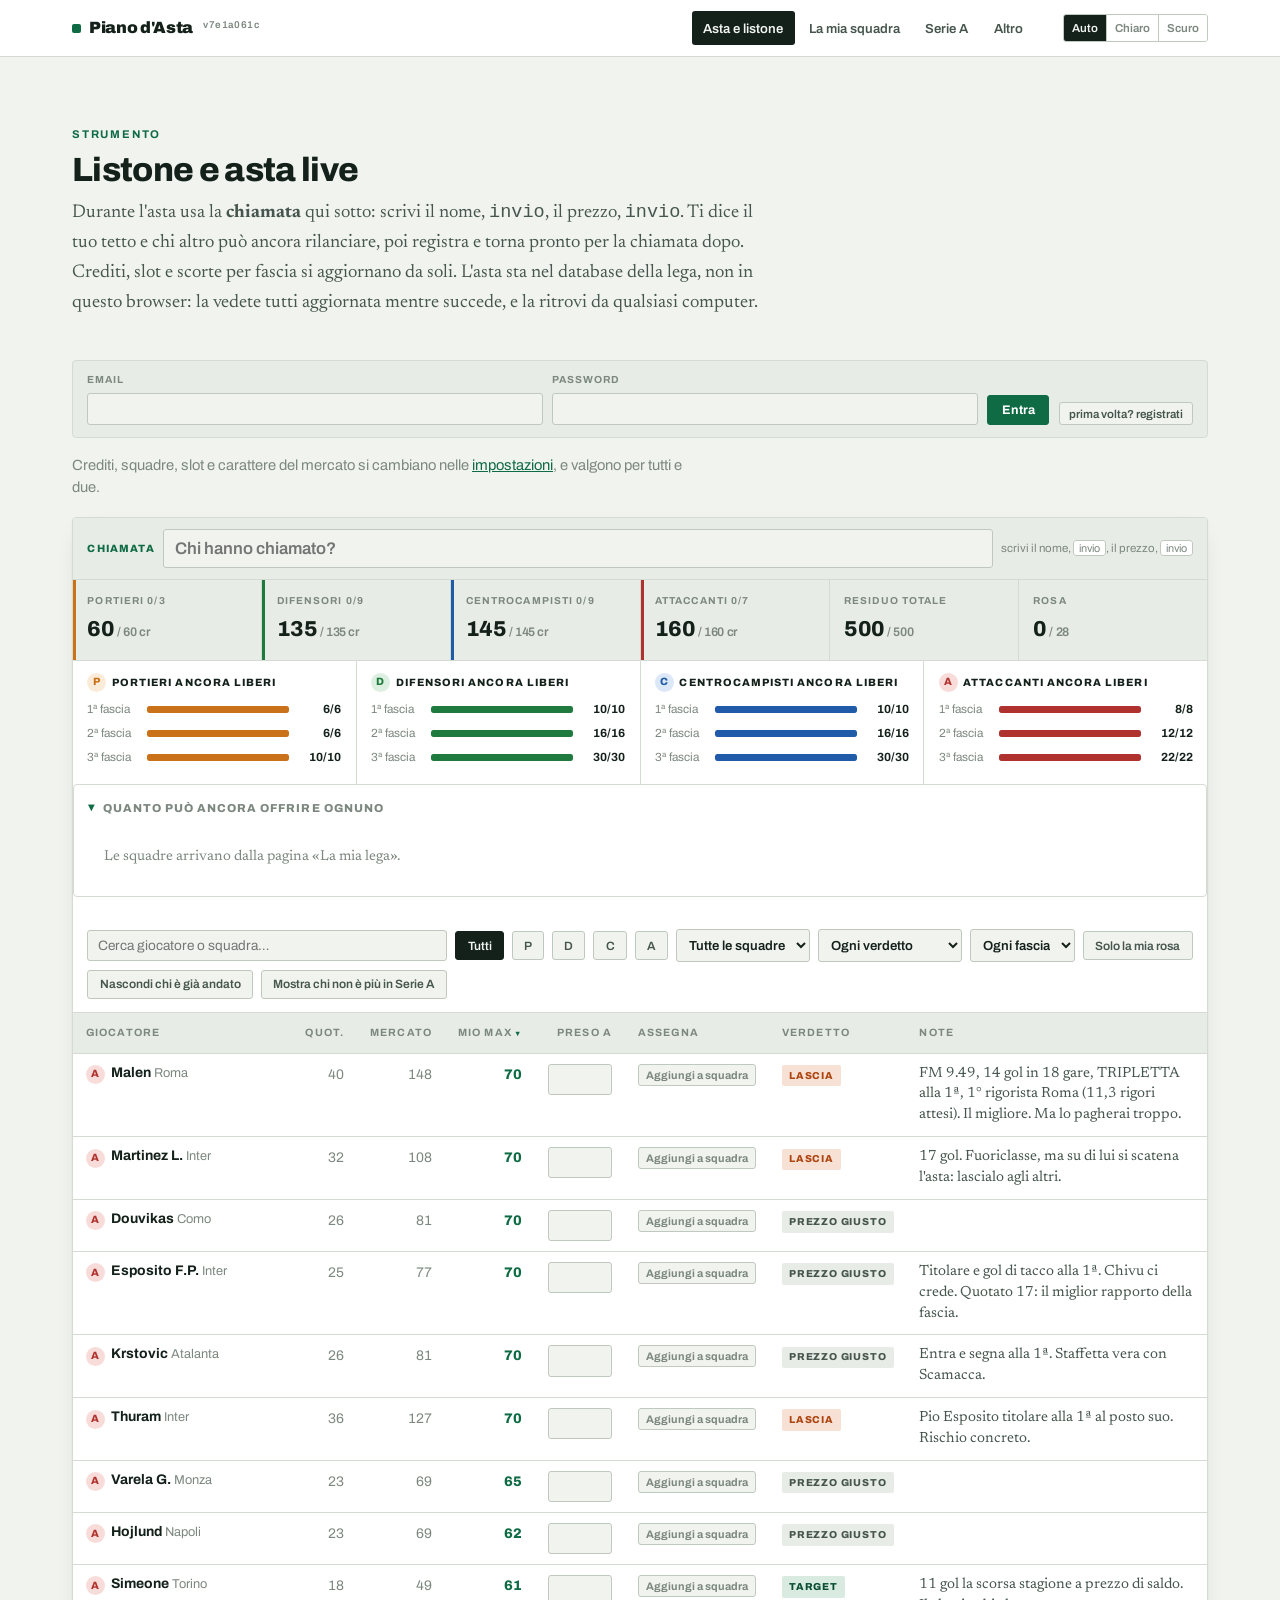
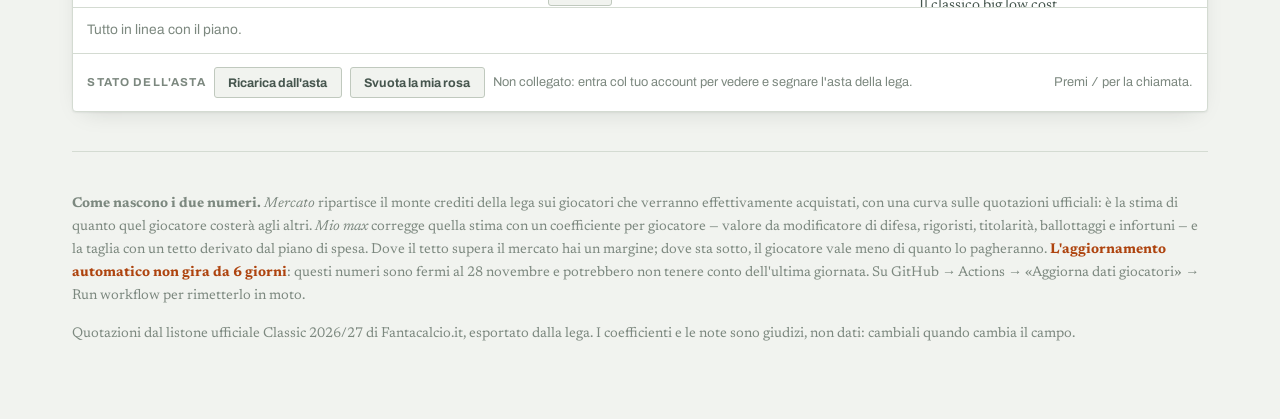
<file: listone.html>
<!doctype html>
<html lang="it">
<head>
<meta charset="utf-8">
<meta name="viewport" content="width=device-width,initial-scale=1">
<title>Listone e asta live — Piano d'Asta Bugnara</title>
<meta name="description" content="Il listone Serie A 2026/27 con prezzo di mercato atteso, tetto personale e tracker crediti per l'asta.">
<meta name="color-scheme" content="light dark">
<link rel="icon" href="data:image/svg+xml,%3Csvg xmlns='http://www.w3.org/2000/svg' viewBox='0 0 100 100'%3E%3Ctext y='.9em' font-size='90'%3E%E2%9A%BD%3C/text%3E%3C/svg%3E">
<link rel="preconnect" href="https://fonts.googleapis.com">
<link rel="preconnect" href="https://fonts.gstatic.com" crossorigin>
<link rel="stylesheet" href="https://fonts.googleapis.com/css2?family=Archivo:wght@400;500;600;700;800;900&family=Newsreader:opsz,wght@6..72,300;6..72,400;6..72,500;6..72,600&display=swap">
<link rel="stylesheet" href="assets/style.css?v=ff89cbaf">
<script>
/* stampa il tema salvato prima del primo disegno, cosi non lampeggia il bianco */
try{var t=localStorage.getItem('pianoAsta:tema');if(t&&t!=='auto')document.documentElement.dataset.theme=t}catch(e){}
</script>
</head>
<body>

<div class="topbar"><div class="inner">
  <a class="brand" href="listone.html"><span class="dot"></span>Piano d'Asta</a>
  <nav class="nav">
    <a href="listone.html" aria-current="page">Asta e listone</a>
    <a href="rosa.html">La mia squadra</a>
    <a href="squadre.html">Serie A</a>
    <a href="altro.html">Altro</a>
  </nav>
  <div id="tema"></div>
</div></div>

<div class="wide">

  <section style="padding-bottom:1.6rem">
    <p class="eyebrow">Strumento</p>
    <h2>Listone e asta live</h2>
    <p class="lede" style="max-width:70ch">Durante l'asta usa la <strong>chiamata</strong> qui sotto: scrivi il nome, <kbd>invio</kbd>, il prezzo, <kbd>invio</kbd>. Ti dice il tuo tetto e chi altro può ancora rilanciare, poi registra e torna pronto per la chiamata dopo. Crediti, slot e scorte per fascia si aggiornano da soli. L'asta sta nel database della lega, non in questo browser: la vedete tutti aggiornata mentre succede, e la ritrovi da qualsiasi computer.</p>
  </section>

  <div id="accesso" style="margin-bottom:16px"></div>
  <div id="recupero"></div>

  <p class="spiega" style="padding:0 0 1.2rem">Crediti, squadre, slot e carattere del mercato si cambiano nelle
    <a href="altro.html#impostazioni">impostazioni</a>, e valgono per tutti e due. <span id="avvisoQuote"></span></p>

  <div class="tool" style="margin-bottom:2.4rem">

    <div class="chiamata" id="chiamata">
      <div class="chriga">
        <span class="chlab">Chiamata</span>
        <input id="chiNome" type="search" autocomplete="off" spellcheck="false"
               placeholder="Chi hanno chiamato?" aria-label="Nome del giocatore chiamato">
        <span class="chaiuto">scrivi il nome, <kbd>invio</kbd>, il prezzo, <kbd>invio</kbd></span>
      </div>
      <div class="chsugg" id="chiSugg" role="listbox" aria-label="Giocatori trovati"></div>
      <div class="chscheda" id="chiScheda"></div>
    </div>

    <div class="ledger" id="ledger"></div>
    <div class="fasce" id="fasce"></div>

    <details class="avvbox" id="avvBox" open>
      <summary>Quanto può ancora offrire ognuno <span id="avvNota"></span></summary>
      <div id="avversari"></div>
    </details>

    <div class="controls">
      <input type="search" id="q" placeholder="Cerca giocatore o squadra…" aria-label="Cerca giocatore o squadra">
      <button class="chip" data-r="ALL" aria-pressed="true">Tutti</button>
      <button class="chip" data-r="P" aria-pressed="false">P</button>
      <button class="chip" data-r="D" aria-pressed="false">D</button>
      <button class="chip" data-r="C" aria-pressed="false">C</button>
      <button class="chip" data-r="A" aria-pressed="false">A</button>
      <select id="fSquadra" aria-label="Filtra per squadra"><option value="">Tutte le squadre</option></select>
      <select id="fVerdetto" aria-label="Filtra per verdetto">
        <option value="">Ogni verdetto</option>
        <option>TARGET</option><option>PREZZO GIUSTO</option><option>LASCIA</option><option>JOLLY 1 CR</option>
      </select>
      <select id="fFascia" aria-label="Filtra per fascia">
        <option value="">Ogni fascia</option>
        <option value="1">1ª fascia</option><option value="2">2ª fascia</option>
        <option value="3">3ª fascia</option><option value="4">4ª fascia</option>
      </select>
      <button class="chip" id="onlyTaken" aria-pressed="false">Solo la mia rosa</button>
      <button class="chip" id="hideGone" aria-pressed="false">Nascondi chi è già andato</button>
      <button class="chip" id="mostraFuori" aria-pressed="false">Mostra chi non è più in Serie A</button>
    </div>

    <div class="scroller" style="max-height:66vh">
      <table id="big"><thead><tr>
        <th class="sortable" data-k="n">Giocatore</th>
        <th class="num sortable" data-k="q">Quot.</th>
        <th class="num sortable" data-k="mkt">Mercato</th>
        <th class="num sortable" data-k="max" data-dir="desc">Mio max</th>
        <th class="num">Preso a</th>
        <th>Assegna</th>
        <th class="sortable" data-k="v">Verdetto</th>
        <th>Note</th>
      </tr></thead><tbody></tbody></table>
    </div>

    <div class="hint" id="hint"></div>

    <div class="controls" style="border-top:1px solid var(--line);border-bottom:none">
      <span style="font-family:'Archivo',sans-serif;font-size:.72rem;font-weight:700;letter-spacing:.1em;text-transform:uppercase;color:var(--ink3);align-self:center">Stato dell'asta</span>
      <button class="btn ghost" id="ricarica">Ricarica dall'asta</button>
      <button class="btn ghost" id="reset">Svuota la mia rosa</button>
      <span id="sync" style="font-family:'Archivo',sans-serif;font-size:.8rem;color:var(--ink3);flex:1 1 240px"></span>
      <span style="font-family:'Archivo',sans-serif;font-size:.8rem;color:var(--ink3)">Premi <kbd>/</kbd> per la chiamata.</span>
    </div>
  </div>

  <footer>
    <p><strong>Come nascono i due numeri.</strong> <em>Mercato</em> ripartisce il monte crediti della lega sui giocatori che verranno effettivamente acquistati, con una curva sulle quotazioni ufficiali: è la stima di quanto quel giocatore costerà agli altri. <em>Mio max</em> corregge quella stima con un coefficiente per giocatore — valore da modificatore di difesa, rigoristi, titolarità, ballottaggi e infortuni — e la taglia con un tetto derivato dal piano di spesa. Dove il tetto supera il mercato hai un margine; dove sta sotto, il giocatore vale meno di quanto lo pagheranno. <span id="dataDati"></span></p>
    <p>Quotazioni dal listone ufficiale Classic 2026/27 di Fantacalcio.it, esportato dalla lega. I coefficienti e le note sono giudizi, non dati: cambiali quando cambia il campo.</p>
  </footer>
</div>

<script type="module" src="assets/listone.js?v=57a69c7f"></script>
<script type="module" src="assets/menu.js?v=d69f8986"></script>
<script type="module" src="assets/theme.js?v=7e1a061c"></script>
</body>
</html>
</file>
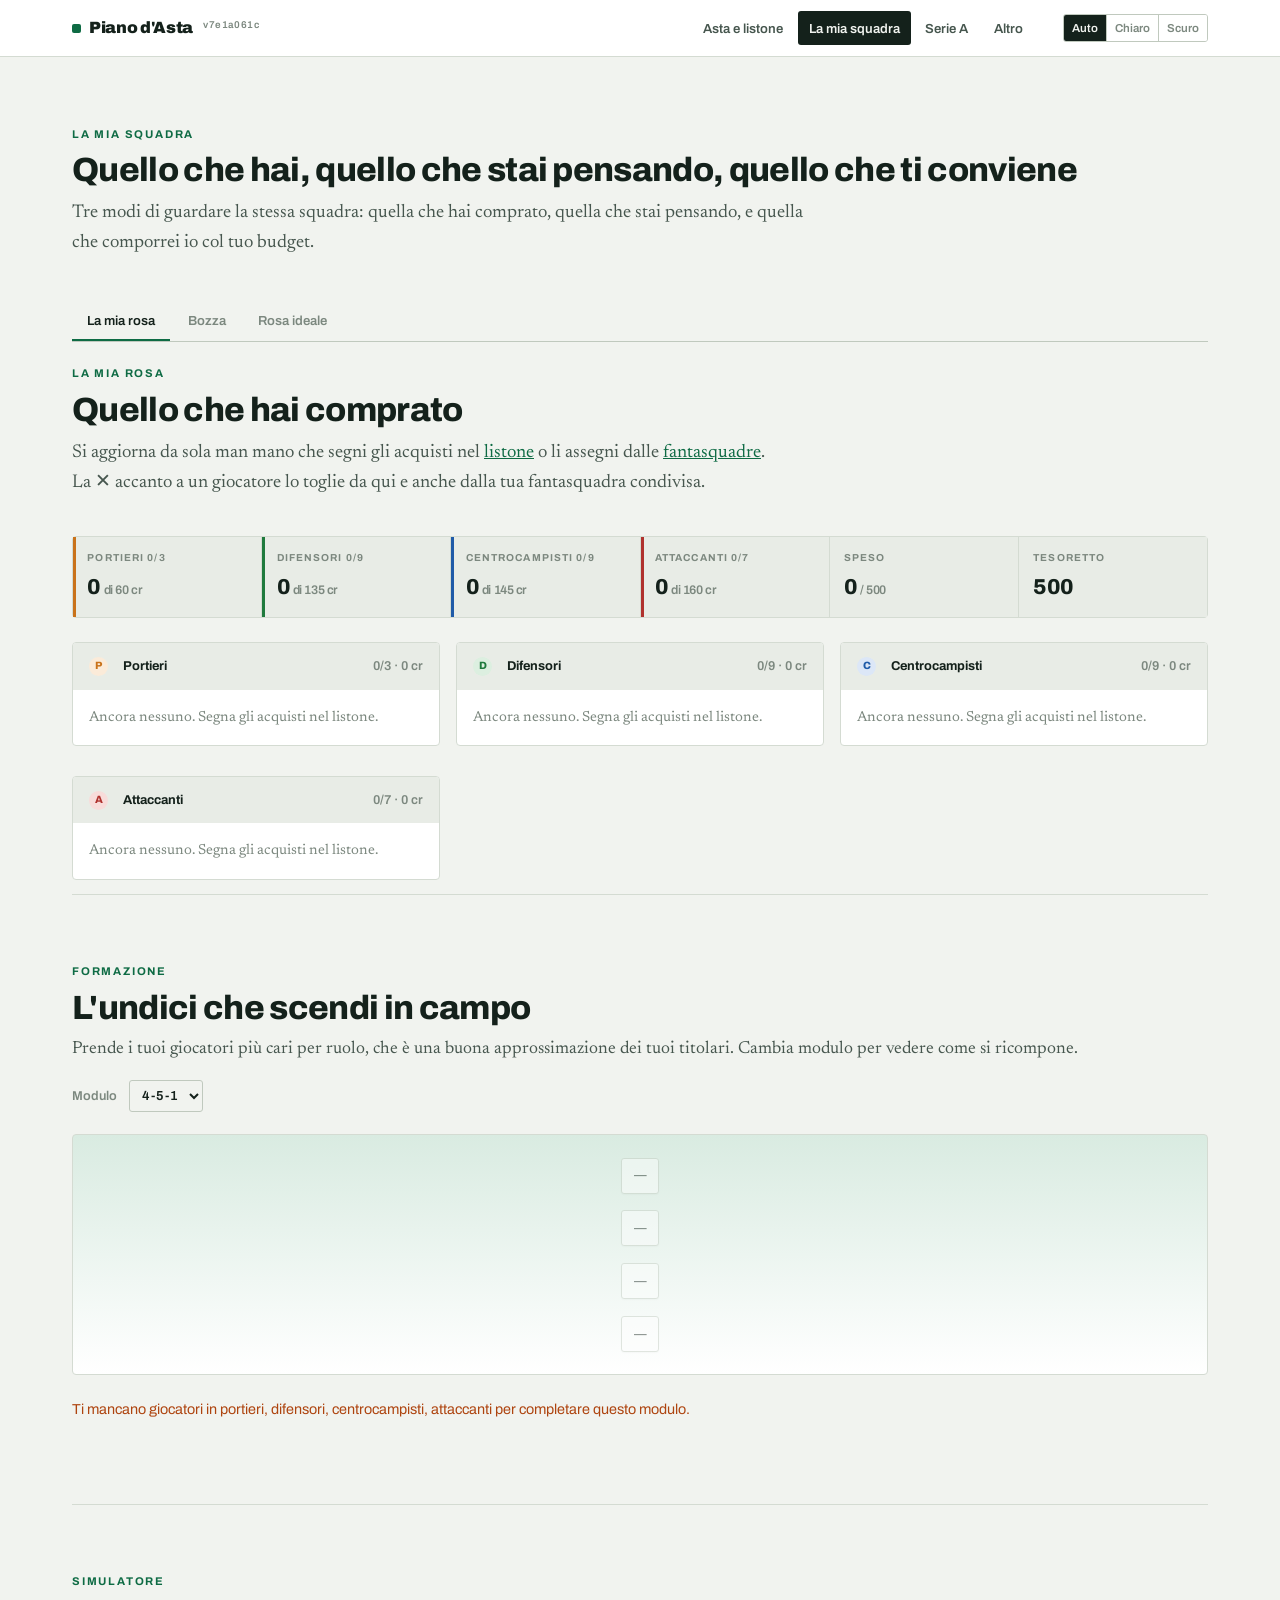
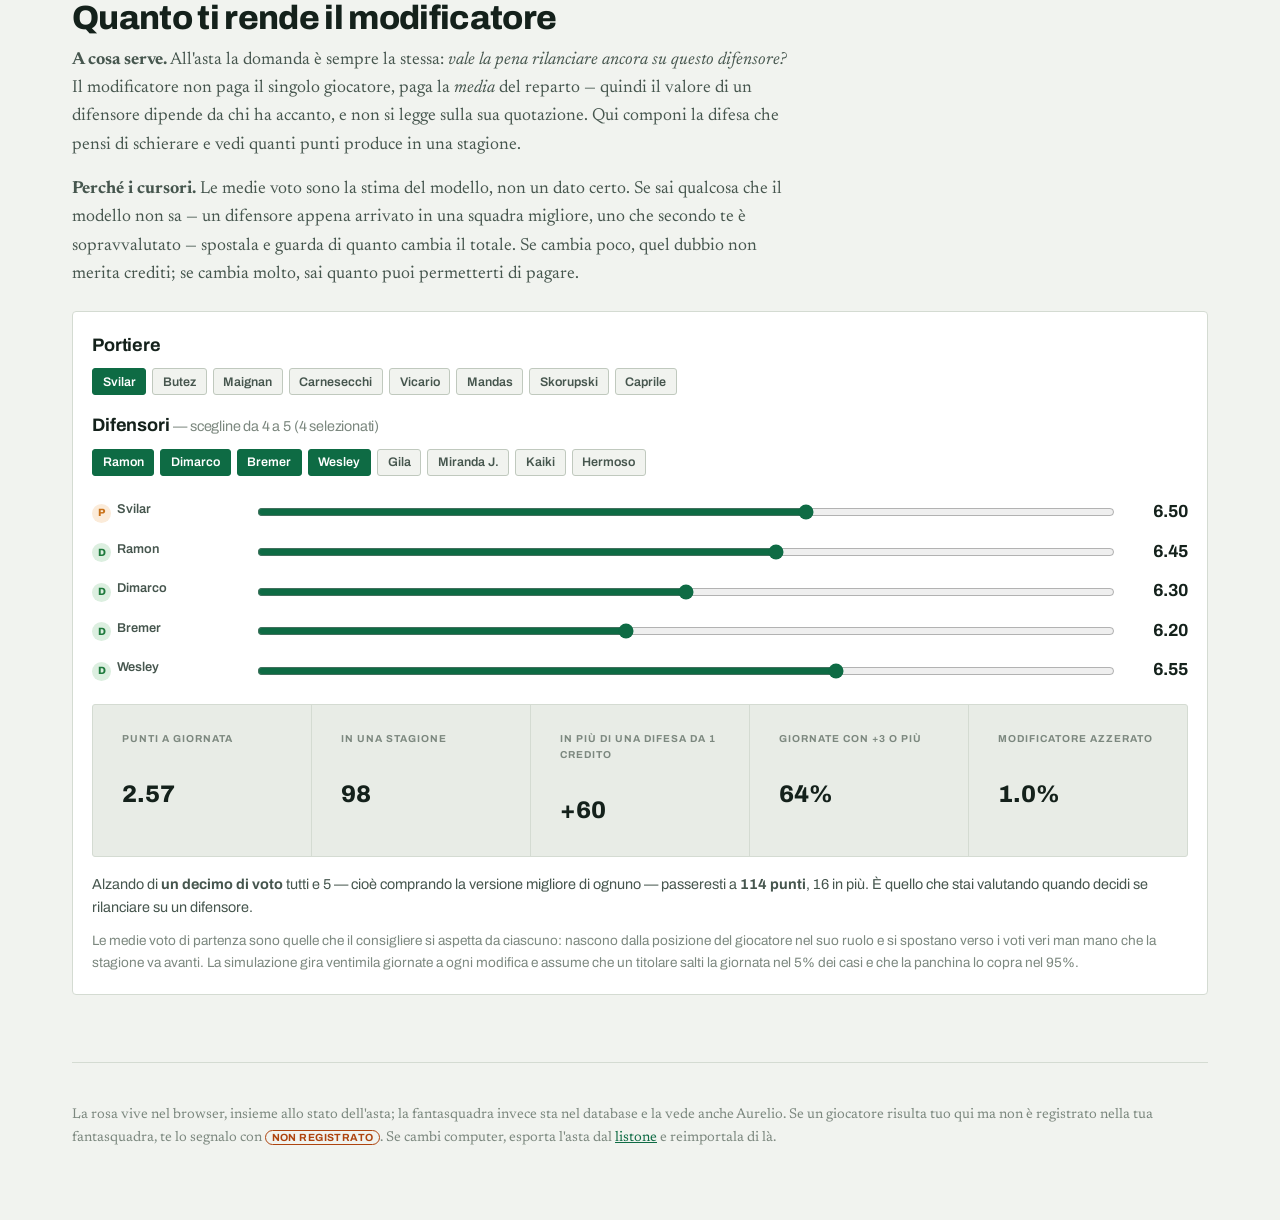
<file: rosa.html>
<!doctype html>
<html lang="it">
<head>
<meta charset="utf-8">
<meta name="viewport" content="width=device-width,initial-scale=1">
<title>La mia squadra — Piano d'Asta Bugnara</title>
<meta name="description" content="La rosa costruita all'asta, l'undici titolare e quanto rende il modificatore di difesa con i tuoi difensori.">
<meta name="color-scheme" content="light dark">
<link rel="icon" href="data:image/svg+xml,%3Csvg xmlns='http://www.w3.org/2000/svg' viewBox='0 0 100 100'%3E%3Ctext y='.9em' font-size='90'%3E%E2%9A%BD%3C/text%3E%3C/svg%3E">
<link rel="preconnect" href="https://fonts.googleapis.com">
<link rel="preconnect" href="https://fonts.gstatic.com" crossorigin>
<link rel="stylesheet" href="https://fonts.googleapis.com/css2?family=Archivo:wght@400;500;600;700;800;900&family=Newsreader:opsz,wght@6..72,300;6..72,400;6..72,500;6..72,600&display=swap">
<link rel="stylesheet" href="assets/style.css?v=ff89cbaf">
<script>
/* stampa il tema salvato prima del primo disegno, cosi non lampeggia il bianco */
try{var t=localStorage.getItem('pianoAsta:tema');if(t&&t!=='auto')document.documentElement.dataset.theme=t}catch(e){}
</script>
</head>
<body>

<div class="topbar"><div class="inner">
  <a class="brand" href="listone.html"><span class="dot"></span>Piano d'Asta</a>
  <nav class="nav">
    <a href="listone.html">Asta e listone</a>
    <a href="rosa.html" aria-current="page">La mia squadra</a>
    <a href="squadre.html">Serie A</a>
    <a href="altro.html">Altro</a>
  </nav>
  <div id="tema"></div>
</div></div>
<div class="wide">
  <section style="padding-bottom:.6rem">
    <p class="eyebrow">La mia squadra</p>
    <h2>Quello che hai, quello che stai pensando, quello che ti conviene</h2>
    <p class="lede" style="max-width:74ch">Tre modi di guardare la stessa squadra: quella che hai comprato, quella che stai pensando, e quella che comporrei io col tuo budget.</p>
  </section>
  <div id="accesso" style="margin-bottom:18px"></div>

  <div class="schede" role="tablist" aria-label="La mia squadra">
    <button type="button" role="tab" data-scheda="rosa" aria-selected="true">La mia rosa</button>
    <button type="button" role="tab" data-scheda="bozza">Bozza</button>
    <button type="button" role="tab" data-scheda="ideale">Rosa ideale</button>
  </div>
</div>

<section class="scheda" id="s-rosa" role="tabpanel" aria-label="La mia rosa" data-modulo="rosa-page.js?v=d48020c1">
<div class="wide">

  <section style="padding-bottom:1.4rem">
    <p class="eyebrow">La mia rosa</p>
    <h2>Quello che hai comprato</h2>
    <p class="lede" style="max-width:70ch">Si aggiorna da sola man mano che segni gli acquisti nel <a href="listone.html">listone</a> o li assegni dalle <a href="altro.html#fantasquadre">fantasquadre</a>. La ✕ accanto a un giocatore lo toglie da qui e anche dalla tua fantasquadra condivisa.</p>
  </section>

  <div class="ledger" id="ledger" style="border:1px solid var(--line);border-radius:4px;margin-bottom:24px"></div>

  <div style="display:grid;grid-template-columns:repeat(auto-fit,minmax(300px,1fr));gap:16px;align-items:start" id="reparti"></div>

  <section>
    <p class="eyebrow">Formazione</p>
    <h2>L'undici che scendi in campo</h2>
    <p style="color:var(--ink2)">Prende i tuoi giocatori più cari per ruolo, che è una buona approssimazione dei tuoi titolari. Cambia modulo per vedere come si ricompone.</p>
    <p style="margin:1rem 0"><label for="modulo" class="ui" style="font-family:'Archivo',sans-serif;font-size:.8rem;font-weight:600;color:var(--ink3);margin-right:.5rem">Modulo</label>
      <select id="modulo"></select></p>
    <div id="campo"></div>
    <p id="avvisoCampo" style="color:var(--warn);font-family:'Archivo',sans-serif;font-size:.9rem"></p>
  </section>

  <section>
    <p class="eyebrow">Simulatore</p>
    <h2>Quanto ti rende il modificatore</h2>
    <p style="color:var(--ink2);max-width:72ch"><strong>A cosa serve.</strong> All'asta la domanda è sempre la stessa: <em>vale la pena rilanciare ancora su questo difensore?</em> Il modificatore non paga il singolo giocatore, paga la <em>media</em> del reparto — quindi il valore di un difensore dipende da chi ha accanto, e non si legge sulla sua quotazione. Qui componi la difesa che pensi di schierare e vedi quanti punti produce in una stagione.</p>
    <p style="color:var(--ink2);max-width:72ch"><strong>Perché i cursori.</strong> Le medie voto sono la stima del modello, non un dato certo. Se sai qualcosa che il modello non sa — un difensore appena arrivato in una squadra migliore, uno che secondo te è sopravvalutato — spostala e guarda di quanto cambia il totale. Se cambia poco, quel dubbio non merita crediti; se cambia molto, sai quanto puoi permetterti di pagare.</p>

    <div class="simbox" style="margin-top:1.4rem">
      <h3>Portiere</h3>
      <div class="simpick" id="pickP"></div>
      <h3>Difensori <span style="font-weight:400;color:var(--ink3);font-size:.9rem" id="contaD"></span></h3>
      <div class="simpick" id="pickD"></div>

      <div id="cursori" style="margin-top:1.4rem"></div>

      <div class="simres" id="risultato"></div>
      <p id="notaSim" style="font-family:'Archivo',sans-serif;font-size:.9rem;color:var(--ink2);margin:1rem 0 0"></p>
      <p style="font-family:'Archivo',sans-serif;font-size:.85rem;color:var(--ink3);margin:.7rem 0 0">
        Le medie voto di partenza sono quelle che il consigliere si aspetta da ciascuno: nascono dalla posizione del giocatore nel suo ruolo e si spostano verso i voti veri man mano che la stagione va avanti. La simulazione gira ventimila giornate a ogni modifica e assume che un titolare salti la giornata nel 5% dei casi e che la panchina lo copra nel 95%.
      </p>
    </div>
  </section>

  <footer>
    <p>La rosa vive nel browser, insieme allo stato dell'asta; la fantasquadra invece sta nel database e la vede anche Aurelio. Se un giocatore risulta tuo qui ma non è registrato nella tua fantasquadra, te lo segnalo con <span class="orfano">non registrato</span>. Se cambi computer, esporta l'asta dal <a href="listone.html">listone</a> e reimportala di là.</p>
  </footer>
</div>
</section>
<section class="scheda" id="s-bozza" role="tabpanel" aria-label="Bozza" data-modulo="bozza.js?v=c4228e78" hidden>
<div class="wide">
  <section style="padding-bottom:1.2rem">
    <p class="eyebrow">Bozza condivisa</p>
    <h2>La rosa ideale, costruita in due</h2>
    <p class="lede" style="max-width:72ch">Questa pagina non vive nel tuo browser: sta in un database condiviso. Tu e Aurelio entrate col vostro account e vedete la stessa cosa, con scritto accanto a ogni giocatore chi l'ha messo e quando.</p>
      </section>

  <div class="tool" style="margin-bottom:2rem">
    <div class="ledger" id="totali-bozza"></div>
    <div class="aggiungi">
      <input type="search" id="cerca" placeholder="Cerca un giocatore da aggiungere alla bozza…" aria-label="Cerca giocatore" style="flex:1 1 260px">
      <div class="sugg" id="sugg"></div>
    </div>
    <div id="barra" class="savebar"></div>
  </div>

  <div style="display:grid;grid-template-columns:repeat(auto-fit,minmax(320px,1fr));gap:16px;align-items:start" id="reparti-bozza"></div>

  <footer>
    <p>Il prezzo che scrivi è quello che <em>pensate</em> di dover pagare, non quello pagato davvero: per l'asta vera c'è il <a href="listone.html">listone</a>, che resta locale e istantaneo. Se un prezzo supera il tuo tetto diventa rosso.</p>
    <p>La pagina si riallinea da sola ogni dodici secondi: se il tuo socio salva mentre sei qui, te lo dice. E se salvate nello stesso momento, chi arriva secondo non sovrascrive il primo — le due versioni vengono unite tenendo la modifica più recente per ogni giocatore.</p>
  </footer>
</div>
</section>
<section class="scheda" id="s-ideale" role="tabpanel" aria-label="Rosa ideale" data-modulo="rosaideale.js?v=2fcda2f7" hidden>
<div class="wide">

  <section style="padding-bottom:1.2rem">
    <p class="eyebrow">Consigliere</p>
    <h2>La rosa che comprerei io</h2>
    <p class="lede" style="max-width:74ch">Scegli il modulo e come vuoi giocartela: il sito mette insieme i 28 giocatori che rendono di più con i tuoi crediti, e ti dice a che prezzo puntarli. Non è un oracolo — è il ragionamento che faresti tu con la lista in mano, fatto su tutto il listone invece che sui venti giocatori che ricordi.</p>
  </section>

  <div class="panel" style="margin-bottom:16px">
    <h3 class="sez">Come giochi</h3>
    <div class="controls" style="border:0">
      <label for="modulo-ideale" class="idlab" style="align-self:center">Modulo</label>
      <select id="modulo-ideale" style="flex:0 1 130px"></select>
      <label for="rischio" class="idlab" style="align-self:center;margin-left:.6rem">Infortunati</label>
      <select id="rischio" style="flex:0 1 230px">
        <option value="tutti">Considerali, scontati per le assenze</option>
        <option value="lunghi">Escludi chi rientra oltre sei settimane</option>
        <option value="nessuno">Escludi chiunque sia fermo</option>
      </select>
      <button class="chip" id="ricalcola" style="margin-left:auto">Ricalcola</button>
    </div>
    <h3 class="sez">Strategia</h3>
    <div class="strat" id="strategie"></div>
    <p class="spiega">Modulo e strategia sono gli stessi delle <a href="altro.html#impostazioni">impostazioni</a>: cambiarli qui li cambia anche là, e <a href="altro.html#guida">la guida</a> si riscrive di conseguenza. <span class="firma" id="statoScelta"></span></p>
  </div>

  <div id="avvisoModulo" class="savebar" style="margin-bottom:16px;display:none"></div>

  <div id="totali-ideale" class="ledger" style="border:1px solid var(--line);border-radius:4px;margin-bottom:20px"></div>

  <div class="ideale" id="reparti-ideale"></div>

  <div class="controls panel" style="border-radius:4px;margin:20px 0">
    <button class="btn" id="inBozza">Porta questa rosa nella Bozza</button>
    <span class="firma" id="statoBozza" style="align-self:center"></span>
  </div>

  <section>
    <p class="eyebrow">Quanto pesa la strategia</p>
    <h2>Cosa cambia davvero se cambi idea</h2>
    <p class="lede" style="max-width:74ch">Molti nomi tornano qualunque strategia scegli, e la prima
      impressione è che il sito non ti stia ascoltando. È il contrario: quelli sono i giocatori che
      convengono in ogni caso. Qui li separo da quelli che compri <em>solo</em> per la scelta che hai fatto.</p>
    <div id="confronto"></div>
  </section>

  <section>
    <p class="eyebrow">Come ci arriva</p>
    <h2>Il ragionamento, in chiaro</h2>
    <div id="spiegazione"></div>
  </section>

  <footer>
    <p>I prezzi obiettivo sono quelli del modello di mercato: quanto quel giocatore dovrebbe costare in una lega come la vostra, con le quote impostate nelle <a href="altro.html#impostazioni">impostazioni</a>. All'asta vera qualcuno pagherà di più e qualcuno di meno — è per questo che serve un piano, non una lista.</p>
  </footer>
</div>
</section>
<script type="module" src="assets/schede.js?v=3b00ce06"></script>
<script type="module" src="assets/menu.js?v=d69f8986"></script>
<script type="module" src="assets/theme.js?v=7e1a061c"></script>
</body>
</html>
</file>
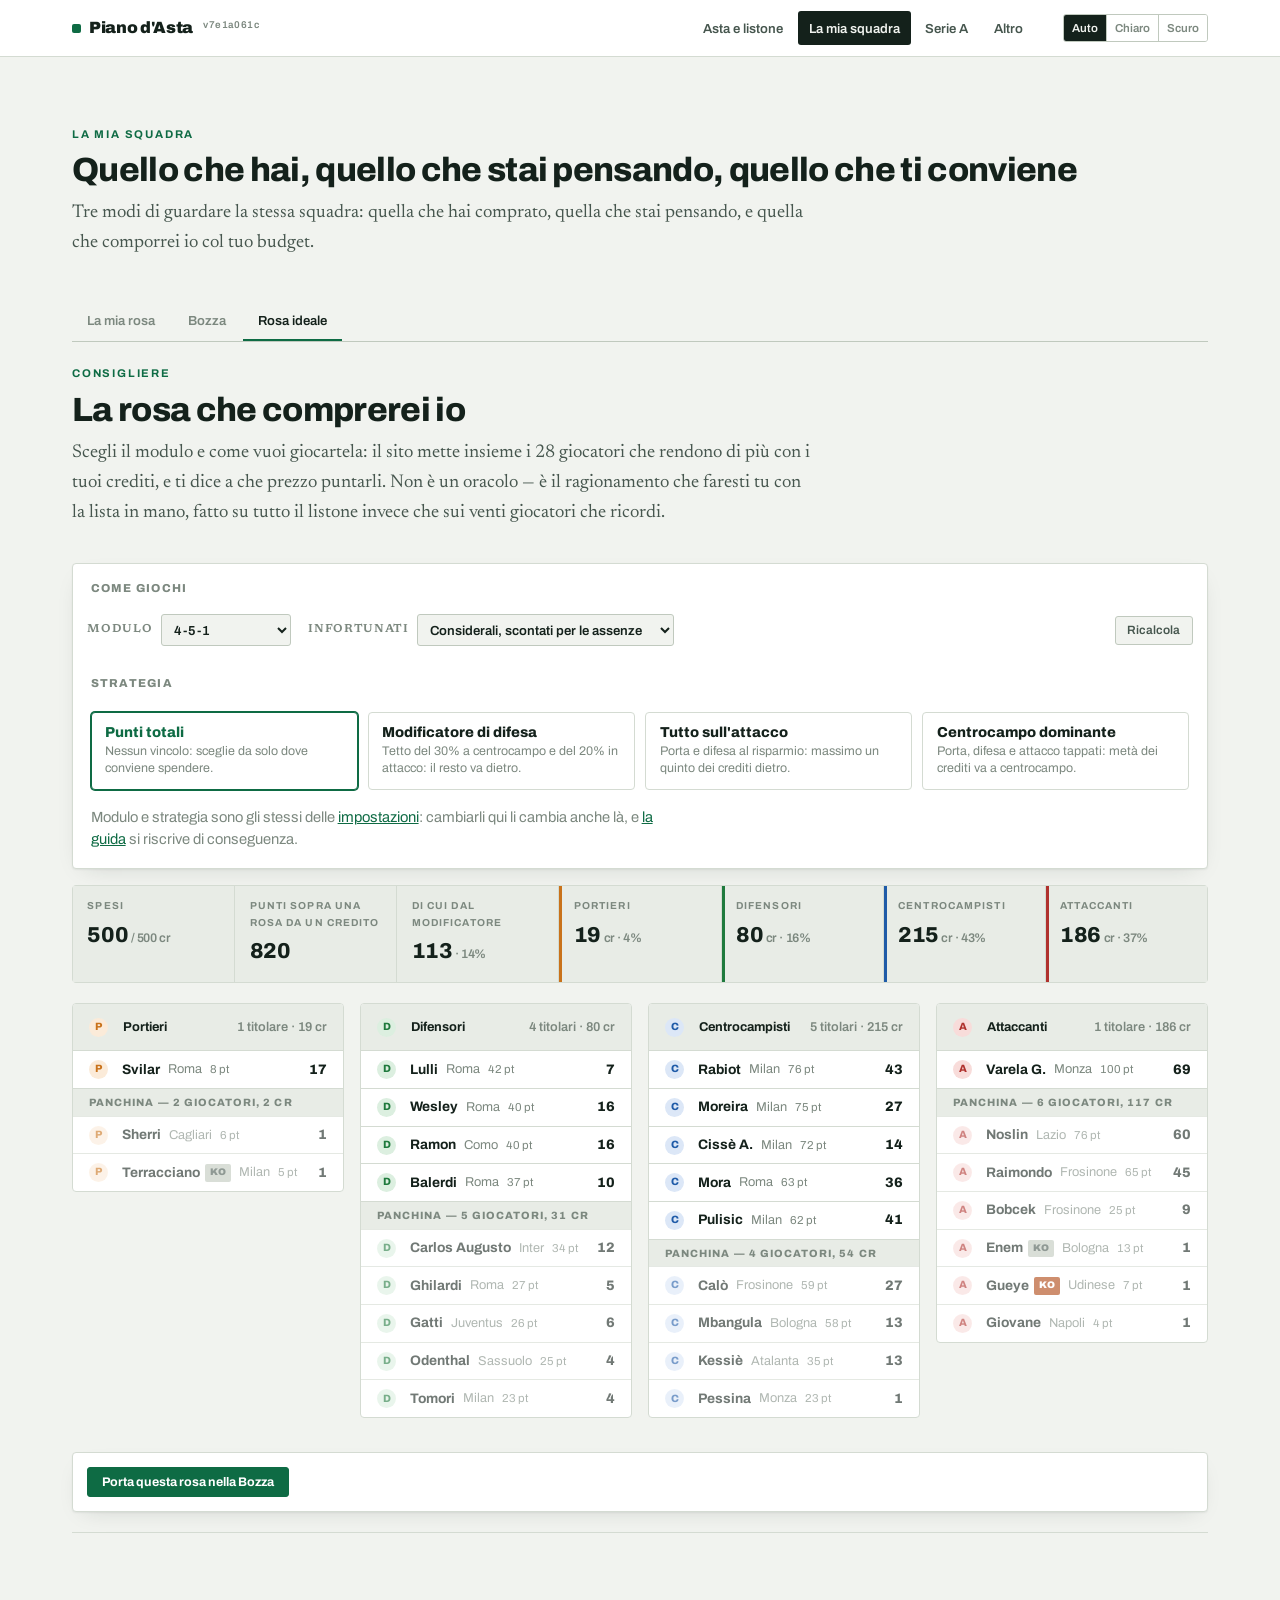
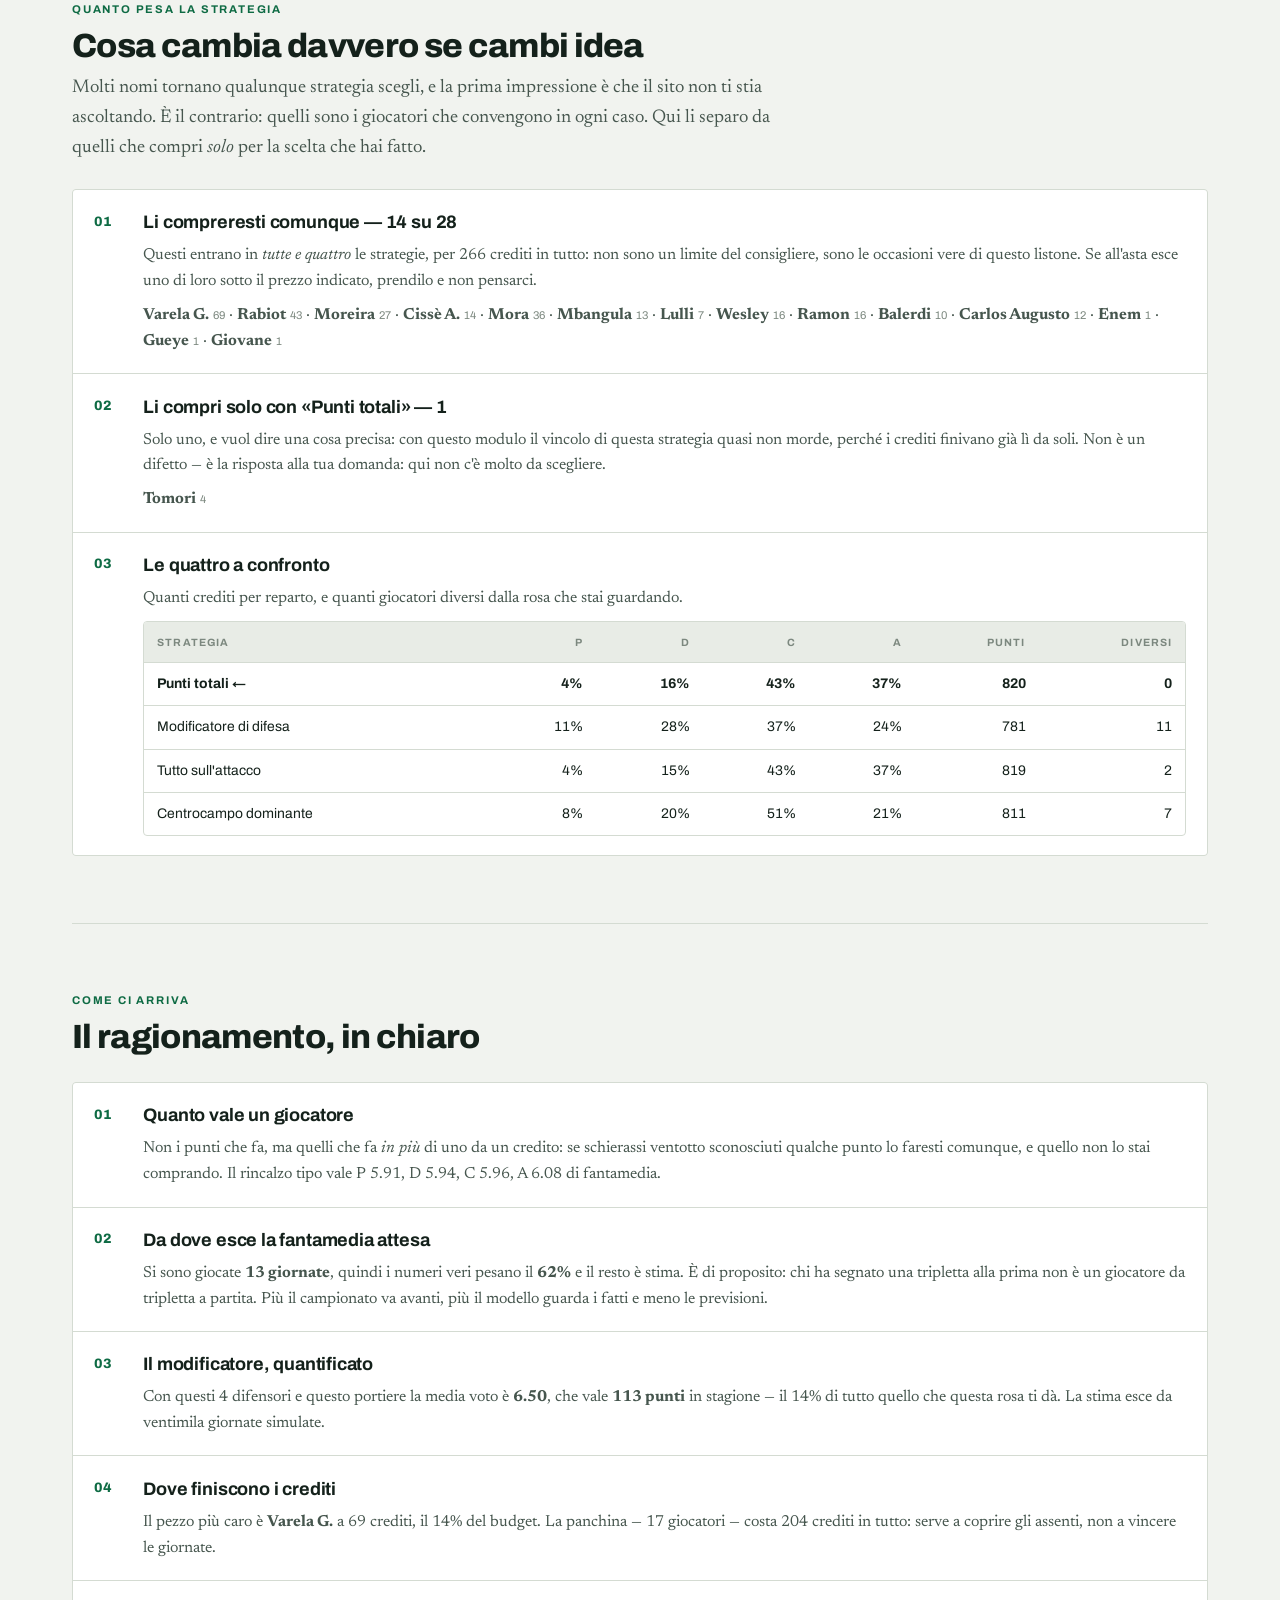
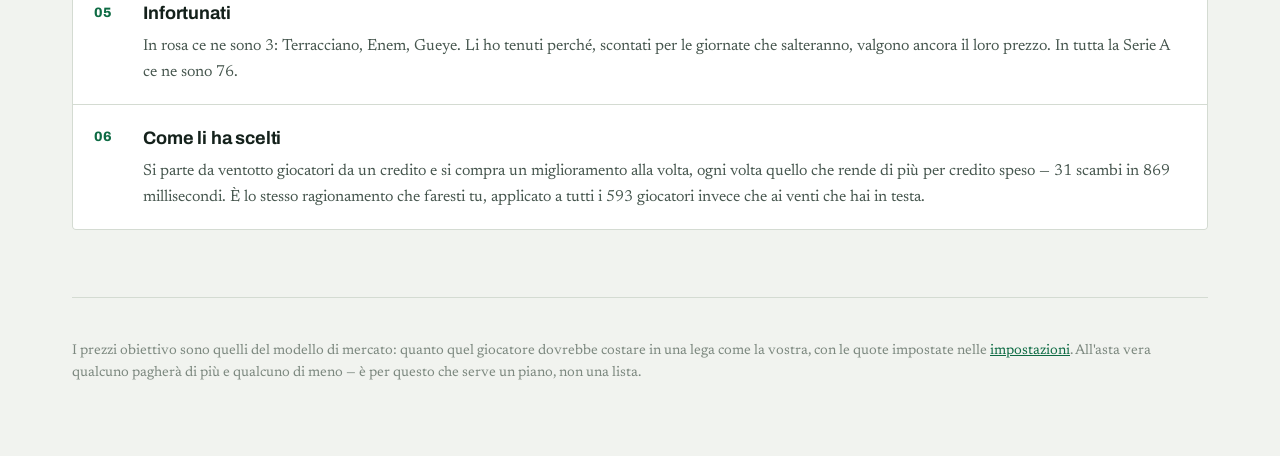
<file: rosaideale.html>
<!doctype html>
<html lang="it">
<head>
<meta charset="utf-8">
<meta name="viewport" content="width=device-width,initial-scale=1">
<title>Rosa ideale — Piano d'Asta Bugnara</title>
<!-- Questa pagina non esiste piu' come pagina: adesso e' una scheda dentro
     rosa.html#ideale. Il file resta perche' l'indirizzo puo' essere nei segnalibri di
     qualcuno della lega, o in un messaggio mandato mesi fa: un collegamento
     morto e' peggio di un rimando. -->
<link rel="canonical" href="rosa.html#ideale">
<meta http-equiv="refresh" content="0; url=rosa.html#ideale">
<script>location.replace('rosa.html#ideale');</script>
</head>
<body style="font-family:system-ui,sans-serif;padding:2rem">
<p>Questa pagina si è spostata: <a href="rosa.html#ideale">Rosa ideale</a>.</p>
</body>
</html>
</file>
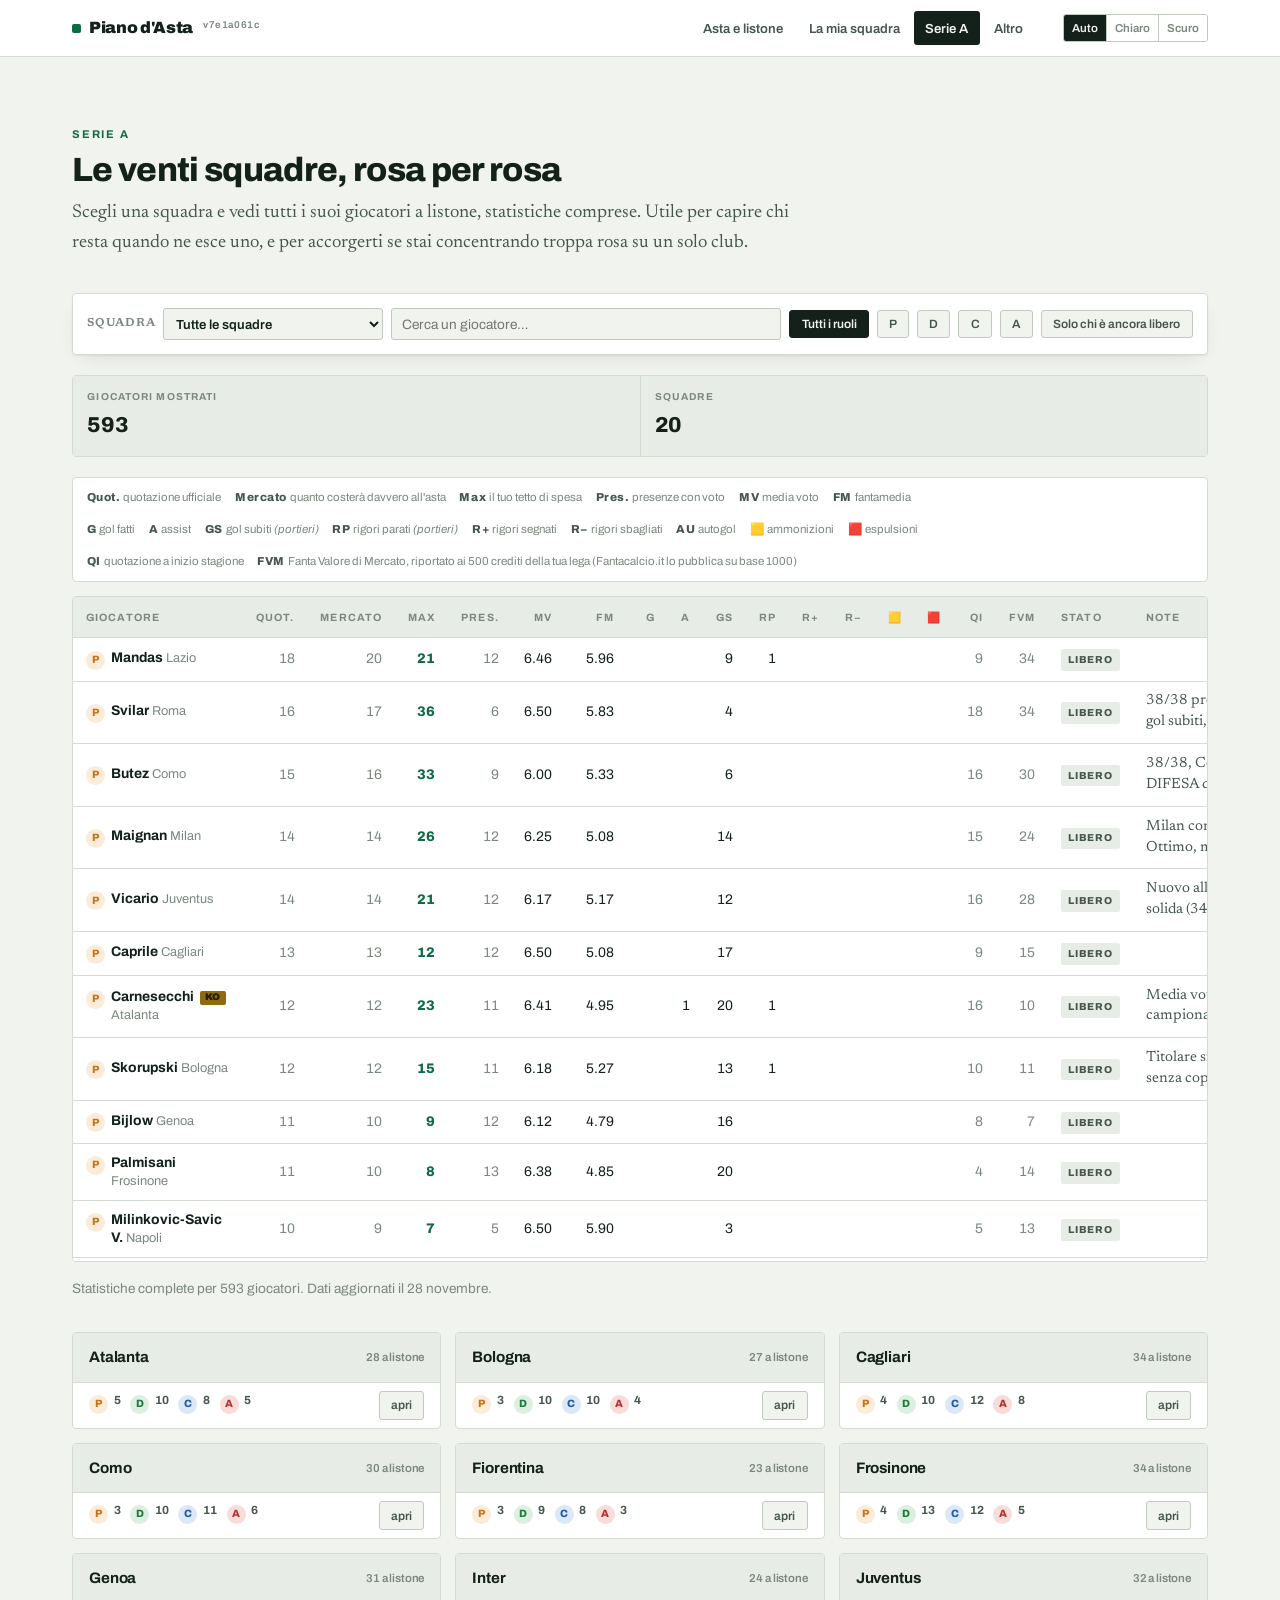
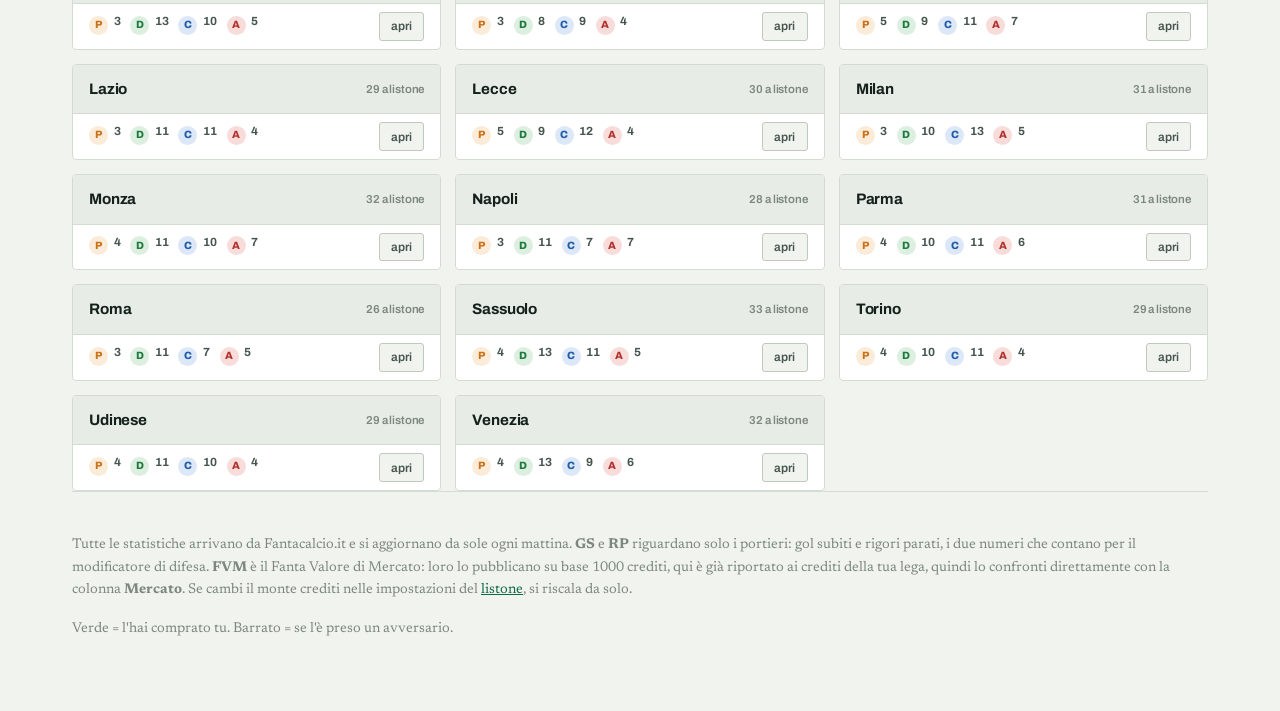
<file: squadre.html>
<!doctype html>
<html lang="it">
<head>
<meta charset="utf-8">
<meta name="viewport" content="width=device-width,initial-scale=1">
<title>Squadre — Piano d'Asta Bugnara</title>
<meta name="description" content="Le venti squadre di Serie A e i loro giocatori, con quotazione, tetto e chi se li e' gia' presi.">
<meta name="color-scheme" content="light dark">
<link rel="icon" href="data:image/svg+xml,%3Csvg xmlns='http://www.w3.org/2000/svg' viewBox='0 0 100 100'%3E%3Ctext y='.9em' font-size='90'%3E%E2%9A%BD%3C/text%3E%3C/svg%3E">
<link rel="preconnect" href="https://fonts.googleapis.com">
<link rel="preconnect" href="https://fonts.gstatic.com" crossorigin>
<link rel="stylesheet" href="https://fonts.googleapis.com/css2?family=Archivo:wght@400;500;600;700;800;900&family=Newsreader:opsz,wght@6..72,300;6..72,400;6..72,500;6..72,600&display=swap">
<link rel="stylesheet" href="assets/style.css?v=ff89cbaf">
<script>
/* stampa il tema salvato prima del primo disegno, cosi non lampeggia il bianco */
try{var t=localStorage.getItem('pianoAsta:tema');if(t&&t!=='auto')document.documentElement.dataset.theme=t}catch(e){}
</script>
</head>
<body>

<div class="topbar"><div class="inner">
  <a class="brand" href="listone.html"><span class="dot"></span>Piano d'Asta</a>
  <nav class="nav">
    <a href="listone.html">Asta e listone</a>
    <a href="rosa.html">La mia squadra</a>
    <a href="squadre.html" aria-current="page">Serie A</a>
    <a href="altro.html">Altro</a>
  </nav>
  <div id="tema"></div>
</div></div>

<div class="wide">

  <section style="padding-bottom:1.2rem">
    <p class="eyebrow">Serie A</p>
    <h2>Le venti squadre, rosa per rosa</h2>
    <p class="lede" style="max-width:72ch">Scegli una squadra e vedi tutti i suoi giocatori a listone, statistiche comprese. Utile per capire chi resta quando ne esce uno, e per accorgerti se stai concentrando troppa rosa su un solo club.</p>
  </section>

  <div class="controls panel" style="border-radius:4px;margin-bottom:20px">
    <label for="squadra" class="idlab" style="align-self:center">Squadra</label>
    <select id="squadra" style="flex:0 1 220px"></select>
    <input type="search" id="q" placeholder="Cerca un giocatore…" aria-label="Cerca giocatore" style="flex:1 1 180px">
    <button class="chip" data-r="ALL" aria-pressed="true">Tutti i ruoli</button>
    <button class="chip" data-r="P" aria-pressed="false">P</button>
    <button class="chip" data-r="D" aria-pressed="false">D</button>
    <button class="chip" data-r="C" aria-pressed="false">C</button>
    <button class="chip" data-r="A" aria-pressed="false">A</button>
    <button class="chip" id="soloLiberi" aria-pressed="false">Solo chi è ancora libero</button>
  </div>

  <div id="riepilogo" class="ledger" style="border:1px solid var(--line);border-radius:4px;margin-bottom:20px"></div>

  <div class="legenda">
    <span><b>Quot.</b>quotazione ufficiale</span>
    <span><b>Mercato</b>quanto costerà davvero all'asta</span>
    <span><b>Max</b>il tuo tetto di spesa</span>
    <span><b>Pres.</b>presenze con voto</span>
    <span><b>MV</b>media voto</span>
    <span><b>FM</b>fantamedia</span>
    <div class="sep"></div>
    <span><b>G</b>gol fatti</span>
    <span><b>A</b>assist</span>
    <span><b>GS</b>gol subiti <em>(portieri)</em></span>
    <span><b>RP</b>rigori parati <em>(portieri)</em></span>
    <span><b>R+</b>rigori segnati</span>
    <span><b>R−</b>rigori sbagliati</span>
    <span><b>AU</b>autogol</span>
    <span><b>🟨</b>ammonizioni</span>
    <span><b>🟥</b>espulsioni</span>
    <div class="sep"></div>
    <span><b>QI</b>quotazione a inizio stagione</span>
    <span id="legFvm"><b>FVM</b>Fanta Valore di Mercato</span>
  </div>

  <div class="tblwrap" id="rosaWrap"><table id="rosa"><thead><tr>
    <th>Giocatore</th>
    <th class="num" title="Quotazione ufficiale">Quot.</th>
    <th class="num" title="Quanto costerà agli altri">Mercato</th>
    <th class="num" title="Il tuo tetto">Max</th>
    <th class="num" title="Presenze con voto">Pres.</th>
    <th class="num" title="Media voto">MV</th>
    <th class="num" title="Fantamedia">FM</th>
    <th class="num" title="Gol fatti">G</th>
    <th class="num" title="Assist">A</th>
    <th class="num pcol" title="Gol subiti (portieri)">GS</th>
    <th class="num pcol" title="Rigori parati (portieri)">RP</th>
    <th class="num" title="Rigori segnati">R+</th>
    <th class="num" title="Rigori sbagliati">R−</th>
    <th class="num aucol" title="Autogol">AU</th>
    <th class="num" title="Ammonizioni">🟨</th>
    <th class="num" title="Espulsioni">🟥</th>
    <th class="num" title="Quotazione iniziale">QI</th>
    <th class="num" id="thFvm" title="Fanta Valore di Mercato">FVM</th>
    <th>Stato</th>
    <th>Note</th>
  </tr></thead><tbody></tbody></table></div>

  <p id="avvisoStat" style="font-family:'Archivo',sans-serif;font-size:.85rem;color:var(--ink3);margin-top:1rem"></p>

  <div id="griglia" class="sqgrid" style="margin-top:2rem"></div>

  <footer>
    <p>Tutte le statistiche arrivano da Fantacalcio.it e si aggiornano da sole ogni mattina. <strong>GS</strong> e <strong>RP</strong> riguardano solo i portieri: gol subiti e rigori parati, i due numeri che contano per il modificatore di difesa. <strong>FVM</strong> è il Fanta Valore di Mercato: loro lo pubblicano su base 1000 crediti, qui è già riportato ai crediti della tua lega, quindi lo confronti direttamente con la colonna <strong>Mercato</strong>. Se cambi il monte crediti nelle impostazioni del <a href="listone.html">listone</a>, si riscala da solo.</p>
    <p>Verde = l'hai comprato tu. Barrato = se l'è preso un avversario.</p>
  </footer>
</div>

<script type="module" src="assets/squadre.js?v=a6dc7788"></script>
<script type="module" src="assets/menu.js?v=d69f8986"></script>
<script type="module" src="assets/theme.js?v=7e1a061c"></script>
</body>
</html>
</file>
<file: assets/style.css>
:root{
  --paper:#F1F3EF; --surface:#FFFFFF; --surface2:#E8ECE6; --raise:#FBFCFA;
  --ink:#14211B; --ink2:#46564E; --ink3:#7C887F;
  --line:#D4DBD2; --line2:#C0C9BE;
  --acc:#0E6B44; --acc-soft:#D9EBE1; --acc-ink:#0A4E31;
  --warn:#AE440F; --warn-soft:#F7E1D5;
  --gold:#8F6A0E; --gold-soft:#F3E8C8;
  --bar1:#0A4E31; --bar2:#128052; --bar3:#5FA98A; --bar4:#AEC9BC;
  --shadow:0 1px 2px rgba(20,33,27,.06),0 8px 24px -12px rgba(20,33,27,.18);
}
@media (prefers-color-scheme:dark){:root:not([data-theme="light"]){
  --paper:#0F1412; --surface:#161D19; --surface2:#1E2722; --raise:#1A221D;
  --ink:#E8EEE9; --ink2:#A6B3AB; --ink3:#76847B;
  --line:#28322C; --line2:#35423A;
  --acc:#4FC58A; --acc-soft:#153123; --acc-ink:#8FE0B5;
  --warn:#F0955F; --warn-soft:#3A2318;
  --gold:#DCB45C; --gold-soft:#332913;
  --bar1:#7FDCAE; --bar2:#4FC58A; --bar3:#2E8A60; --bar4:#1F5943;
  --shadow:0 1px 2px rgba(0,0,0,.4),0 10px 28px -14px rgba(0,0,0,.7);
}}
:root[data-theme="dark"]{
  --paper:#0F1412; --surface:#161D19; --surface2:#1E2722; --raise:#1A221D;
  --ink:#E8EEE9; --ink2:#A6B3AB; --ink3:#76847B;
  --line:#28322C; --line2:#35423A;
  --acc:#4FC58A; --acc-soft:#153123; --acc-ink:#8FE0B5;
  --warn:#F0955F; --warn-soft:#3A2318;
  --gold:#DCB45C; --gold-soft:#332913;
  --bar1:#7FDCAE; --bar2:#4FC58A; --bar3:#2E8A60; --bar4:#1F5943;
  --shadow:0 1px 2px rgba(0,0,0,.4),0 10px 28px -14px rgba(0,0,0,.7);
}
*{box-sizing:border-box}
body{margin:0;background:var(--paper);color:var(--ink);
  font-family:"Newsreader",Georgia,"Times New Roman",serif;font-size:17.5px;line-height:1.62;
  -webkit-font-smoothing:antialiased}
.wrap{max-width:1000px;margin:0 auto;padding:0 22px}
h1,h2,h3,h4,.ui,th,.num{font-family:"Archivo","Helvetica Neue",Arial,sans-serif}
h2{font-size:clamp(1.5rem,3.2vw,2.1rem);font-weight:800;letter-spacing:-.02em;line-height:1.12;
  margin:0 0 .5rem;text-wrap:balance}
h3{font-size:1.13rem;font-weight:700;letter-spacing:-.01em;margin:0 0 .35rem}
p{margin:0 0 1rem}
a{color:var(--acc)}
.eyebrow{font-family:"Archivo",sans-serif;font-size:.7rem;font-weight:700;letter-spacing:.16em;
  text-transform:uppercase;color:var(--acc);margin:0 0 .6rem}
.lede{font-size:1.16rem;color:var(--ink2)}
section{padding:clamp(2.6rem,6vw,4.2rem) 0;border-top:1px solid var(--line)}
section:first-of-type{border-top:none}

/* ---- hero ---- */
.hero{padding:clamp(3rem,7vw,5rem) 0 clamp(2rem,4vw,3rem)}
.kicker{display:flex;flex-wrap:wrap;gap:.5rem;align-items:center;font-family:"Archivo",sans-serif;
  font-size:.72rem;font-weight:600;letter-spacing:.14em;text-transform:uppercase;color:var(--ink3);margin-bottom:1.1rem}
.kicker b{color:var(--acc);font-weight:800}
.hero h1{font-size:clamp(2.4rem,7vw,4.2rem);font-weight:900;letter-spacing:-.035em;line-height:.98;
  margin:0 0 1rem;text-wrap:balance}
.hero h1 em{font-style:normal;color:var(--acc)}
.hero .lede{max-width:62ch;font-size:clamp(1.08rem,2.1vw,1.28rem)}
.stats{display:grid;grid-template-columns:repeat(auto-fit,minmax(150px,1fr));gap:1px;
  background:var(--line);border:1px solid var(--line);border-radius:3px;margin-top:2.2rem;overflow:hidden}
.stat{background:var(--surface);padding:1rem 1.1rem}
.stat .v{font-family:"Archivo",sans-serif;font-size:1.85rem;font-weight:800;letter-spacing:-.03em;
  line-height:1;font-variant-numeric:tabular-nums}
.stat .l{font-family:"Archivo",sans-serif;font-size:.68rem;font-weight:600;letter-spacing:.11em;
  text-transform:uppercase;color:var(--ink3);margin-top:.45rem}

/* ---- chart ---- */
.figure{background:var(--surface);border:1px solid var(--line);border-radius:4px;padding:1.5rem 1.4rem 1.2rem;margin:1.8rem 0;box-shadow:var(--shadow)}
.figure .ftitle{font-family:"Archivo",sans-serif;font-weight:700;font-size:1rem;margin-bottom:.15rem}
.figure .fsub{font-size:.9rem;color:var(--ink3);margin-bottom:1.3rem;font-family:"Archivo",sans-serif;font-weight:400}
.bars{display:flex;flex-direction:column;gap:.85rem}
.brow{display:grid;grid-template-columns:minmax(120px,190px) 1fr;gap:.9rem;align-items:center}
.blab{font-family:"Archivo",sans-serif;font-size:.8rem;font-weight:600;color:var(--ink2);line-height:1.25}
.blab small{display:block;font-weight:400;color:var(--ink3);font-size:.72rem}
.btrack{position:relative;height:26px;display:flex;align-items:center}
.bfill{height:26px;border-radius:0 4px 4px 0;transition:width .7s cubic-bezier(.2,.7,.3,1)}
.bval{font-family:"Archivo",sans-serif;font-size:.82rem;font-weight:700;margin-left:.6rem;
  font-variant-numeric:tabular-nums;white-space:nowrap;color:var(--ink)}
.bval span{font-weight:400;color:var(--ink3)}
.faxis{margin-top:.9rem;padding-top:.7rem;border-top:1px solid var(--line);font-size:.76rem;
  color:var(--ink3);font-family:"Archivo",sans-serif}
@media (prefers-reduced-motion:reduce){.bfill{transition:none}}

/* ---- plan cards ---- */
.plan{display:grid;grid-template-columns:repeat(auto-fit,minmax(215px,1fr));gap:14px;margin:1.8rem 0}
.pcard{background:var(--surface);border:1px solid var(--line);border-radius:4px;padding:1.15rem 1.15rem 1.25rem;position:relative;overflow:hidden}
.pcard::before{content:"";position:absolute;left:0;top:0;bottom:0;width:3px;background:var(--acc)}
.pcard .rl{font-family:"Archivo",sans-serif;font-size:.68rem;font-weight:700;letter-spacing:.13em;
  text-transform:uppercase;color:var(--ink3)}
.pcard .cr{font-family:"Archivo",sans-serif;font-size:2.3rem;font-weight:900;letter-spacing:-.04em;line-height:1;margin:.35rem 0 .1rem;font-variant-numeric:tabular-nums}
.pcard .cr small{font-size:.85rem;font-weight:600;color:var(--ink3);letter-spacing:0}
.pcard .sh{font-size:.92rem;color:var(--ink2);margin-top:.7rem;line-height:1.45}
.pcard.hi::before{background:var(--gold)}

/* ---- rules ---- */
.rules{counter-reset:r;display:flex;flex-direction:column;gap:1px;background:var(--line);
  border:1px solid var(--line);border-radius:4px;overflow:hidden;margin-top:1.6rem}
.rule{background:var(--surface);padding:1.15rem 1.3rem;display:grid;grid-template-columns:2.2rem 1fr;gap:.9rem}
.rule::before{counter-increment:r;content:counter(r,decimal-leading-zero);
  font-family:"Archivo",sans-serif;font-size:.85rem;font-weight:800;color:var(--acc);
  font-variant-numeric:tabular-nums;padding-top:.15rem}
.rule p{margin:.25rem 0 0;font-size:1rem;color:var(--ink2)}

/* ---- shortlists ---- */
.tabs{display:flex;gap:6px;flex-wrap:wrap;margin:1.6rem 0 1rem}
.tab{font-family:"Archivo",sans-serif;font-size:.8rem;font-weight:600;padding:.45rem .9rem;
  border:1px solid var(--line2);background:var(--surface);color:var(--ink2);border-radius:3px;cursor:pointer}
.tab[aria-selected="true"]{background:var(--acc);border-color:var(--acc);color:#fff}
table{width:100%;border-collapse:collapse;font-family:"Archivo",sans-serif;font-size:.87rem}
.tblwrap{overflow-x:auto;border:1px solid var(--line);border-radius:4px;background:var(--surface)}
th{text-align:left;font-size:.66rem;font-weight:700;letter-spacing:.11em;text-transform:uppercase;
  color:var(--ink3);padding:.7rem .8rem;border-bottom:1px solid var(--line);white-space:nowrap;background:var(--surface2)}
td{padding:.62rem .8rem;border-bottom:1px solid var(--line);vertical-align:top}
tr:last-child td{border-bottom:none}
.num{text-align:right;font-variant-numeric:tabular-nums;white-space:nowrap}
.nm{font-weight:700}
.sq{color:var(--ink3);font-size:.8rem;font-weight:400}
/* squadra corretta a mano perché la fonte è rimasta indietro: si vede che
   quel nome non arriva dal listone, e il perché sta nel title */
.sq.amano{text-decoration:underline dotted;text-underline-offset:2px;cursor:help}
.pill{display:inline-block;font-size:.63rem;font-weight:800;letter-spacing:.08em;text-transform:uppercase;
  padding:.16rem .45rem;border-radius:2px;white-space:nowrap}
.p-t{background:var(--acc-soft);color:var(--acc-ink)}
.p-l{background:var(--warn-soft);color:var(--warn)}
.p-g{background:var(--surface2);color:var(--ink2)}
.p-j{background:var(--gold-soft);color:var(--gold)}
/* Le note sono discorsive e in una tabella a venti colonne si strizzano in una
   striscia altissima. Le teniamo larghe il giusto e tagliate a due righe: il
   testo intero resta nel tooltip e si apre con un clic sulla riga. */
.note{font-family:"Newsreader",serif;font-size:.92rem;color:var(--ink2);line-height:1.42;
  min-width:200px;max-width:300px}
.note .txt{display:-webkit-box;-webkit-line-clamp:2;-webkit-box-orient:vertical;
  overflow:hidden;max-height:2.9em;cursor:pointer}
.note .txt.aperta{-webkit-line-clamp:unset;max-height:none}

/* la tabella non si comprime sotto la sua misura naturale: preferiamo scorrerla.
   Attenzione al selettore: `table#rosa` e non `#rosa`. La tabella della Serie A
   e una sezione della guida avevano lo stesso id, quindi la guida si prendeva
   questo min-width e non entrava piu' nello schermo del telefono — il browser
   rimpiccioliva l'intera pagina per farcela stare. */
.tblwrap table{min-width:100%}
table#rosa{min-width:1150px}
/* La tabella scorre dentro il suo riquadro, non insieme alla pagina: cosi'
   restano fermi sia le intestazioni in alto sia il nome del giocatore a
   sinistra. Senza, scorrendo ti ritrovi una griglia di numeri senza sapere
   ne' di chi sono ne' che cosa misurano. */
#rosaWrap{max-height:74vh;overflow:auto}
table#rosa thead th{position:sticky;top:0;z-index:3;box-shadow:0 1px 0 var(--line)}
table#rosa th:first-child,table#rosa td:first-child{position:sticky;left:0;z-index:2;
  background:var(--surface);box-shadow:1px 0 0 var(--line)}
table#rosa thead th:first-child{z-index:4;background:var(--surface2);
  box-shadow:1px 0 0 var(--line),0 1px 0 var(--line)}
table#rosa tr.taken td:first-child{background:var(--acc-soft)}

/* legenda delle sigle sopra la tabella */
.legenda{display:flex;flex-wrap:wrap;gap:.3rem .85rem;margin:0 0 14px;
  padding:.6rem .85rem;border:1px solid var(--line);border-radius:4px;background:var(--surface);
  font-family:"Archivo",sans-serif;font-size:.72rem;color:var(--ink3);line-height:1.7}
.legenda span{white-space:nowrap;max-width:100%}
/* la voce FVM non e' una sigla ma una frase intera, scritta da squadre.js:
   deve poter andare a capo, se no da sola allarga la pagina oltre lo schermo */
.legenda span#legFvm{white-space:normal}
.legenda b{color:var(--ink2);font-weight:800;letter-spacing:.05em;margin-right:.18rem}
.legenda .sep{width:100%;height:0;margin:.1rem 0}
.maxc{font-weight:800;color:var(--acc)}
.mktc{color:var(--ink3)}

/* ---- tool ---- */
.tool{background:var(--surface);border:1px solid var(--line);border-radius:4px;box-shadow:var(--shadow);overflow:hidden}
.ledger{display:grid;grid-template-columns:repeat(auto-fit,minmax(128px,1fr));gap:1px;background:var(--line)}
.lcell{background:var(--surface2);padding:.8rem .9rem}
.lcell .k{font-family:"Archivo",sans-serif;font-size:.63rem;font-weight:700;letter-spacing:.11em;text-transform:uppercase;color:var(--ink3)}
.lcell .n{font-family:"Archivo",sans-serif;font-size:1.35rem;font-weight:800;letter-spacing:-.02em;font-variant-numeric:tabular-nums;margin-top:.2rem}
.lcell .n small{font-size:.78rem;color:var(--ink3);font-weight:600}
.lcell.over .n{color:var(--warn)}
.controls{display:flex;gap:8px;flex-wrap:wrap;padding:.85rem .9rem;border-bottom:1px solid var(--line);align-items:center}
input[type=search],input[type=number]{font-family:"Archivo",sans-serif;border:1px solid var(--line2);
  background:var(--paper);color:var(--ink);border-radius:3px;padding:.45rem .6rem;font-size:.85rem}
input[type=search]{flex:1 1 190px;min-width:150px}
input[type=number]{width:64px;text-align:right;font-weight:700;font-variant-numeric:tabular-nums}
input:focus-visible,button:focus-visible{outline:2px solid var(--acc);outline-offset:2px}
.chip{font-family:"Archivo",sans-serif;font-size:.75rem;font-weight:600;padding:.4rem .7rem;border:1px solid var(--line2);
  background:var(--paper);color:var(--ink2);border-radius:3px;cursor:pointer}
.chip[aria-pressed="true"]{background:var(--ink);border-color:var(--ink);color:var(--paper)}
.scroller{max-height:560px;overflow:auto}

/* Le linguette che tengono insieme più sezioni sotto una voce di menu.
   Scorrono in orizzontale sul telefono invece di andare a capo: una barra di
   schede che si spezza su tre righe non si legge più come una barra. */
.schede{display:flex;gap:2px;overflow-x:auto;overflow-y:hidden;scrollbar-width:none;
  border-bottom:1px solid var(--line2);margin:0 0 1.4rem;padding:0 0 1px}
.schede::-webkit-scrollbar{display:none}
.schede button{font-family:"Archivo",sans-serif;font-size:.82rem;font-weight:600;white-space:nowrap;
  padding:.7rem .95rem;border:0;border-bottom:2px solid transparent;margin-bottom:-1px;
  background:none;color:var(--ink3);cursor:pointer;border-radius:3px 3px 0 0}
.schede button:hover{color:var(--ink2);background:var(--surface2)}
.schede button[aria-selected="true"]{color:var(--ink);border-bottom-color:var(--acc)}
.schede button:focus-visible{outline:2px solid var(--acc);outline-offset:-2px}
/* Il pannello di una scheda e' un contenitore, non una sezione di contenuto:
   senza questo si prendeva il bordo e i quattro centimetri di respiro che il
   foglio riserva alle sezioni vere, e sotto le linguette restava un buco. */
.scheda{padding:0;border-top:0}
.scheda > .wrap > section:first-of-type,
.scheda > .wide > section:first-of-type{border-top:none;padding-top:0}
@media (max-width:620px){
  .schede{margin-bottom:1rem}
  .schede button{font-size:.78rem;padding:.6rem .7rem}
}
.scroller th{position:sticky;top:0;z-index:2}
tr.taken td{background:var(--acc-soft)}
tr.over td{background:var(--warn-soft)}
.hint{font-size:.86rem;color:var(--ink3);font-family:"Archivo",sans-serif;padding:.7rem .9rem;border-top:1px solid var(--line)}
footer{padding:2.6rem 0 3.4rem;border-top:1px solid var(--line);color:var(--ink3);font-size:.88rem}
.callout{background:var(--surface);border:1px solid var(--line);border-left:3px solid var(--gold);
  border-radius:0 4px 4px 0;padding:1.1rem 1.2rem;margin:1.5rem 0}
.callout p:last-child{margin-bottom:0}
.callout strong{color:var(--ink)}
ul.tight{margin:.2rem 0 1rem;padding-left:1.15rem}
ul.tight li{margin-bottom:.4rem;color:var(--ink2)}
@media(max-width:620px){
  body{font-size:16.5px}
  .brow{grid-template-columns:1fr;gap:.3rem}
  .rule{grid-template-columns:1.7rem 1fr}
}

tr.grp td{background:var(--surface2);font-family:"Archivo",sans-serif;font-weight:700;font-size:.74rem;
  letter-spacing:.09em;text-transform:uppercase;color:var(--ink2);padding:.6rem .8rem}
tr.grp td b{color:var(--acc)}
.rosat td{vertical-align:middle}
.p-t,.rt{background:var(--acc-soft);color:var(--acc-ink)}
.rc{background:var(--gold-soft);color:var(--gold)}
.rr{background:var(--surface2);color:var(--ink3)}
.pitch{background:linear-gradient(180deg,var(--acc-soft),var(--surface));border:1px solid var(--line);
  border-radius:4px;padding:1.4rem 1rem;display:flex;flex-direction:column-reverse;gap:1.05rem;margin:1.4rem 0}
.prow{display:flex;justify-content:center;gap:.55rem;flex-wrap:wrap}
.pp{background:var(--surface);border:1px solid var(--line2);border-radius:3px;padding:.42rem .7rem;
  font-family:"Archivo",sans-serif;font-size:.79rem;font-weight:600;color:var(--ink);white-space:nowrap;
  box-shadow:0 1px 2px rgba(0,0,0,.06)}
@media(max-width:560px){.pp{font-size:.72rem;padding:.35rem .5rem}}

/* ===== aggiunte per il sito ===== */
.topbar{position:sticky;top:0;z-index:50;background:var(--surface);border-bottom:1px solid var(--line);
  backdrop-filter:saturate(1.2) blur(6px)}
.topbar .inner{max-width:1180px;margin:0 auto;padding:.7rem 22px;display:flex;align-items:center;gap:1.2rem;flex-wrap:wrap}
.brand{font-family:"Archivo",sans-serif;font-weight:900;letter-spacing:-.02em;font-size:1.02rem;
  color:var(--ink);text-decoration:none;display:flex;align-items:center;gap:.5rem}
.brand .dot{width:9px;height:9px;border-radius:2px;background:var(--acc);display:inline-block}
.nav{display:flex;gap:.2rem;margin-left:auto;flex-wrap:wrap}
/* Con quattro voci restano in fila anche sul telefono: scorrono invece di
   andare a capo, cosi' la testata resta alta una riga sola. */
@media (max-width:620px){
  .nav:not(.menu){margin-left:0;width:100%;flex-wrap:nowrap;overflow-x:auto;
    scrollbar-width:none;gap:.15rem}
  .nav:not(.menu)::-webkit-scrollbar{display:none}
  .nav:not(.menu) a{white-space:nowrap;font-size:.78rem}
}
.nav a{font-family:"Archivo",sans-serif;font-size:.82rem;font-weight:600;color:var(--ink2);
  text-decoration:none;padding:.4rem .7rem;border-radius:3px}
.nav a:hover{background:var(--surface2);color:var(--ink)}
.nav a[aria-current="page"]{background:var(--ink);color:var(--paper)}

/* la stessa nav, ripiegata a tendina da assets/menu.js */
.nav.menu{position:relative;display:block;flex-wrap:nowrap}
.menubtn{font-family:"Archivo",sans-serif;font-size:.82rem;font-weight:700;color:var(--ink);
  background:var(--surface2);border:1px solid var(--line2);border-radius:3px;cursor:pointer;
  padding:.45rem .7rem;display:flex;align-items:center;gap:.55rem;min-width:12rem}
.menubtn:hover{border-color:var(--acc)}
.menubtn:focus-visible{outline:2px solid var(--acc);outline-offset:2px}
.menubtn .dove{flex:1;text-align:left}
.menubtn .chev{width:0;height:0;border-left:4px solid transparent;border-right:4px solid transparent;
  border-top:5px solid var(--ink3);transition:transform .12s ease}
.menubtn[aria-expanded="true"] .chev{transform:rotate(180deg)}
.menupanel{position:absolute;top:calc(100% + 6px);right:0;z-index:60;min-width:15rem;
  display:flex;flex-direction:column;gap:1px;padding:5px;
  background:var(--surface);border:1px solid var(--line2);border-radius:4px;box-shadow:var(--shadow)}
.menupanel[hidden]{display:none}
.menupanel a{padding:.5rem .7rem;border-radius:3px;white-space:nowrap}
.menupanel a:focus-visible{outline:2px solid var(--acc);outline-offset:-2px}
@media(max-width:560px){
  .nav.menu{margin-left:0;width:100%}
  .menubtn{width:100%}
  .menupanel{left:0;right:0}
}
.wide{max-width:1180px;margin:0 auto;padding:0 22px}
.panel{background:var(--surface);border:1px solid var(--line);border-radius:4px;box-shadow:var(--shadow)}
.cfg{display:grid;grid-template-columns:repeat(auto-fit,minmax(158px,1fr));gap:12px;padding:1.1rem}
.fld{display:flex;flex-direction:column;gap:.28rem}
.fld label{font-family:"Archivo",sans-serif;font-size:.64rem;font-weight:700;letter-spacing:.1em;
  text-transform:uppercase;color:var(--ink3)}
.fld input{font-family:"Archivo",sans-serif;border:1px solid var(--line2);background:var(--paper);
  color:var(--ink);border-radius:3px;padding:.45rem .55rem;font-size:.9rem;font-weight:600;
  font-variant-numeric:tabular-nums;width:100%}
details.adv{border-top:1px solid var(--line)}
details.adv summary{font-family:"Archivo",sans-serif;font-size:.8rem;font-weight:600;color:var(--ink2);
  padding:.75rem 1.1rem;cursor:pointer;list-style:none}
details.adv summary::-webkit-details-marker{display:none}
details.adv summary::before{content:"▸ ";color:var(--acc)}
details.adv[open] summary::before{content:"▾ "}
.sortable{cursor:pointer;user-select:none}
.sortable:hover{color:var(--ink)}
.sortable[data-dir="asc"]::after{content:" ▲";font-size:.7em;color:var(--acc)}
.sortable[data-dir="desc"]::after{content:" ▼";font-size:.7em;color:var(--acc)}
select{font-family:"Archivo",sans-serif;border:1px solid var(--line2);background:var(--paper);
  color:var(--ink);border-radius:3px;padding:.42rem .5rem;font-size:.82rem;font-weight:600}
.btn{font-family:"Archivo",sans-serif;font-size:.78rem;font-weight:700;padding:.45rem .85rem;
  border:1px solid var(--acc);background:var(--acc);color:#fff;border-radius:3px;cursor:pointer}
.btn.ghost{background:var(--paper);color:var(--ink2);border-color:var(--line2)}
/* al buio il verde d'accento e' chiaro, quindi il testo dei pulsanti pieni va scuro.
   I pulsanti "ghost" restano fuori: il loro sfondo e' gia' scuro. */
@media (prefers-color-scheme:dark){:root:not([data-theme="light"]) .btn:not(.ghost){color:#0F1412}}
:root[data-theme="dark"] .btn:not(.ghost){color:#0F1412}
.toast{position:fixed;left:50%;bottom:26px;transform:translateX(-50%) translateY(20px);opacity:0;
  background:var(--ink);color:var(--paper);font-family:"Archivo",sans-serif;font-size:.85rem;font-weight:600;
  padding:.65rem 1.1rem;border-radius:4px;pointer-events:none;transition:.25s;z-index:99}
.toast.on{opacity:1;transform:translateX(-50%) translateY(0)}
.big-scroll{max-height:none}
.cards{display:grid;grid-template-columns:repeat(auto-fit,minmax(230px,1fr));gap:14px;margin:1.8rem 0}
.card{background:var(--surface);border:1px solid var(--line);border-radius:4px;padding:1.2rem}
.card h3{margin-bottom:.4rem}
.card p{font-size:.95rem;color:var(--ink2);margin:0}
.card a{font-family:"Archivo",sans-serif;font-size:.82rem;font-weight:700;text-decoration:none}
.simrow{display:grid;grid-template-columns:minmax(96px,150px) 1fr 62px;gap:.8rem;align-items:center;margin-bottom:.7rem}
.simrow input[type=range]{width:100%;accent-color:var(--acc)}
.simout{font-family:"Archivo",sans-serif;font-variant-numeric:tabular-nums;font-weight:700;text-align:right}
@media(max-width:620px){.topbar .inner{padding:.6rem 16px}.wide{padding:0 16px}}

/* ===== ruoli a colori (stile LegheFantacalcio) ===== */
:root{
  --rP:#C9721A; --rP-bg:#FBEBD9;
  --rD:#1F7A3D; --rD-bg:#DCEFE0;
  --rC:#1F5BA8; --rC-bg:#DCE7F7;
  --rA:#B0322E; --rA-bg:#F8DCDA;
}
@media (prefers-color-scheme:dark){:root:not([data-theme="light"]){
  --rP:#E9A65C; --rP-bg:#3A2A15;
  --rD:#68C98A; --rD-bg:#16311F;
  --rC:#7FAEE8; --rC-bg:#152539;
  --rA:#E88A85; --rA-bg:#3A1C1B;
}}
:root[data-theme="dark"]{
  --rP:#E9A65C; --rP-bg:#3A2A15;
  --rD:#68C98A; --rD-bg:#16311F;
  --rC:#7FAEE8; --rC-bg:#152539;
  --rA:#E88A85; --rA-bg:#3A1C1B;
}
.rb{display:inline-flex;align-items:center;justify-content:center;width:19px;height:19px;
  border-radius:50%;font-family:"Archivo",sans-serif;font-size:.66rem;font-weight:800;
  flex:0 0 19px;line-height:1;vertical-align:-3px;margin-right:.35rem}
.rb-P{background:var(--rP-bg);color:var(--rP)} .rb-D{background:var(--rD-bg);color:var(--rD)}
.rb-C{background:var(--rC-bg);color:var(--rC)} .rb-A{background:var(--rA-bg);color:var(--rA)}
.chip[data-r="P"][aria-pressed="true"]{background:var(--rP);border-color:var(--rP);color:#fff}
.chip[data-r="D"][aria-pressed="true"]{background:var(--rD);border-color:var(--rD);color:#fff}
.chip[data-r="C"][aria-pressed="true"]{background:var(--rC);border-color:var(--rC);color:#fff}
.chip[data-r="A"][aria-pressed="true"]{background:var(--rA);border-color:var(--rA);color:#fff}
:root[data-theme="dark"] .chip[data-r][aria-pressed="true"]{color:#0F1412}
.lcell[data-r="P"]{box-shadow:inset 3px 0 0 var(--rP)} .lcell[data-r="D"]{box-shadow:inset 3px 0 0 var(--rD)}
.lcell[data-r="C"]{box-shadow:inset 3px 0 0 var(--rC)} .lcell[data-r="A"]{box-shadow:inset 3px 0 0 var(--rA)}
tr.grp td[data-r="P"],tr.grp[data-r="P"] td{box-shadow:inset 3px 0 0 var(--rP)}
tr.grp[data-r="D"] td{box-shadow:inset 3px 0 0 var(--rD)}
tr.grp[data-r="C"] td{box-shadow:inset 3px 0 0 var(--rC)}
tr.grp[data-r="A"] td{box-shadow:inset 3px 0 0 var(--rA)}

/* ===== interruttore del tema ===== */
.theme{display:inline-flex;border:1px solid var(--line2);border-radius:3px;overflow:hidden;margin-left:.6rem}
.theme button{font-family:"Archivo",sans-serif;font-size:.72rem;font-weight:600;padding:.32rem .5rem;
  border:0;background:var(--surface);color:var(--ink3);cursor:pointer;line-height:1.4}
.theme button+button{border-left:1px solid var(--line2)}
.theme button[aria-pressed="true"]{background:var(--ink);color:var(--paper)}
.theme button:hover:not([aria-pressed="true"]){color:var(--ink)}

/* ===== stato "preso da altri" ===== */
tr.altrui td{opacity:.42}
tr.altrui .nm{text-decoration:line-through}
.bx{font-family:"Archivo",sans-serif;font-size:.68rem;font-weight:700;padding:.25rem .45rem;
  border:1px solid var(--line2);background:var(--paper);color:var(--ink3);border-radius:3px;cursor:pointer;white-space:nowrap}
.bx[aria-pressed="true"]{background:var(--warn-soft);border-color:var(--warn);color:var(--warn)}
tr.altrui .bx{opacity:1}
tr.altrui td:last-child,tr.altrui td:nth-last-child(2){opacity:1}

/* ===== contatore per fascia ===== */
.fasce{display:grid;grid-template-columns:repeat(auto-fit,minmax(210px,1fr));gap:1px;background:var(--line);
  border-top:1px solid var(--line)}
.fbox{background:var(--surface);padding:.75rem .9rem}
.fbox h4{font-family:"Archivo",sans-serif;font-size:.66rem;font-weight:800;letter-spacing:.1em;
  text-transform:uppercase;margin:0 0 .5rem;display:flex;align-items:center}
.fline{display:flex;align-items:center;gap:.5rem;margin-bottom:.3rem;font-family:"Archivo",sans-serif;font-size:.74rem}
.fline .lab{color:var(--ink3);width:52px;flex:0 0 52px}
.fline .bar{flex:1;height:7px;background:var(--surface2);border-radius:2px;overflow:hidden}
.fline .bar i{display:block;height:100%;border-radius:2px;transition:width .3s}
.fline .cnt{font-variant-numeric:tabular-nums;font-weight:700;width:44px;text-align:right;flex:0 0 44px}
.fline.esaurita .cnt{color:var(--warn)}
.fline.esaurita .lab{color:var(--warn)}

/* Il segnaposto «preso a» serve solo al telefono, dove l'intestazione della
   colonna non c'è più. Sul monitor la colonna ce l'ha, e nella casella stretta
   si vedrebbe solo «pres». */
@media(min-width:621px){ #big .c-preso input::placeholder{color:transparent} }

/* ===== il listone sul telefono =====
 *
 * Una tabella a otto colonne su uno schermo da 390px si può solo scorrere di
 * lato, e all'asta scorrere di lato vuol dire perdere la chiamata. Sotto i
 * 620px ogni riga smette di essere una riga e diventa una scheda: il nome in
 * alto col verdetto, i tre numeri su una riga sola con la loro etichetta, e i
 * comandi grandi abbastanza da centrarli col pollice.
 *
 * Restano gli stessi elementi HTML — cambia solo come si dispongono — quindi
 * non c'è una seconda versione della tabella da tenere allineata alla prima. */
@media(max-width:620px){
  #big thead{display:none}
  #big,#big tbody,#big tr,#big td{display:block;width:auto}
  #big td:first-child,table#rosa td:first-child{min-width:0}

  #big tr{padding:.7rem .8rem;border-bottom:1px solid var(--line);
    display:grid;gap:.35rem .7rem;
    grid-template-columns:auto auto 1fr;
    grid-template-areas:
      "gioc  gioc  verd"
      "q     mkt   max"
      "preso preso ass"
      "nota  nota  nota";}
  #big tr.taken{background:var(--acc-soft)}
  #big tr.over{background:var(--warn-soft)}
  #big tr.altrui{opacity:.55}

  #big td{padding:0;border:0}
  .c-gioc{grid-area:gioc;font-size:1rem}
  .c-verd{grid-area:verd;text-align:right}
  .c-preso{grid-area:preso}
  .c-ass{grid-area:ass;text-align:right}
  .c-nota{grid-area:nota}

  /* i tre numeri su una riga sola, ognuno con scritto cosa sia: senza
     l'intestazione della tabella, «36 159 70» non vuol dire niente */
  .c-q{grid-area:q} .c-mkt{grid-area:mkt} .c-max{grid-area:max}
  .c-q,.c-mkt,.c-max{text-align:left;white-space:nowrap;
    font-family:"Archivo",sans-serif;font-size:.74rem;color:var(--ink3)}
  .c-q::before,.c-mkt::before,.c-max::before{content:attr(data-c) " ";font-size:.66rem;
    letter-spacing:.06em;text-transform:uppercase}
  .c-q span,.c-mkt span,.c-max span{font-weight:800;color:var(--ink);font-size:.92rem}
  .c-max span{color:var(--acc)}

  /* a sinistra, se no il segnaposto «preso a» galleggia a destra e sembra
     l'etichetta della colonna accanto invece che di questa casella */
  #big .c-preso input{width:100%;font-size:1rem;padding:.45rem .55rem;text-align:left}
  #big .assbox{justify-content:flex-end}
  #big .note{font-size:.8rem;color:var(--ink3)}
  #big .note .txt{-webkit-line-clamp:2}

  .scroller{max-height:none !important;overflow-x:visible}
}

/* Chi Fantacalcio ha tolto dal listone resta visibile — se qualcuno lo nomina
   devi poterlo cercare — ma si vede a colpo d'occhio che non e' in vendita. */
#big tr.fuorilista{opacity:.45}
#big tr.fuorilista .maxc{text-decoration:line-through}

/* ===== chiamata rapida =====
   E' la cosa che si usa di piu' durante l'asta, quindi sta in cima e si vede.
   Tutto in colonna sotto i 620px: al tavolo il telefono lo tieni in verticale
   con una mano sola. */
.chiamata{border-bottom:1px solid var(--line);background:var(--surface2);padding:.7rem .9rem;position:relative}
.chriga{display:flex;gap:.5rem;align-items:center;flex-wrap:wrap}
.chlab{font-family:"Archivo",sans-serif;font-size:.66rem;font-weight:800;letter-spacing:.11em;
  text-transform:uppercase;color:var(--acc);flex:0 0 auto}
.chiamata input[type="search"]{flex:1 1 240px;min-width:0;font-size:1.05rem;font-weight:600;
  padding:.55rem .7rem}
.chaiuto{font-family:"Archivo",sans-serif;font-size:.72rem;color:var(--ink3);flex:0 1 auto}
.chaiuto kbd{font-family:inherit;font-size:.68rem;background:var(--surface);border:1px solid var(--line2);
  border-radius:3px;padding:.05rem .3rem}
@media(max-width:620px){.chaiuto{display:none}}

.chsugg:not(:empty){display:flex;flex-direction:column;margin-top:.5rem;
  border:1px solid var(--line);border-radius:3px;background:var(--surface);overflow:hidden}
.chsugg button{display:flex;align-items:center;gap:.5rem;width:100%;text-align:left;cursor:pointer;
  border:0;border-bottom:1px solid var(--line);background:var(--surface);color:var(--ink);
  font-family:"Archivo",sans-serif;font-size:.9rem;padding:.5rem .7rem}
.chsugg button:last-child{border-bottom:0}
.chsugg button.su{background:var(--acc-soft)}
.chsugg button[disabled]{opacity:.5;cursor:not-allowed}
.chsugg .sq{color:var(--ink3);font-weight:400;font-size:.8rem}
.chsugg .mx,.chsugg .gia{margin-left:auto;font-size:.72rem;color:var(--ink3);white-space:nowrap}

.chscheda:not(:empty){margin-top:.6rem;padding-top:.6rem;border-top:1px solid var(--line)}
.chgioc{display:flex;align-items:center;gap:.45rem;flex-wrap:wrap;font-family:"Archivo",sans-serif;
  font-size:1rem;margin-bottom:.5rem}
.chgioc .sq{color:var(--ink3);font-size:.85rem;font-weight:400}
.chnum{font-size:.76rem;color:var(--ink3)}
.chnum b{color:var(--ink);font-size:.95rem;font-variant-numeric:tabular-nums}
.chscheda input[type="number"]{flex:0 1 130px;font-size:1.1rem;font-weight:700;padding:.5rem .6rem}
.chscheda select{flex:1 1 170px;min-width:0}
.chrivali{margin-top:.5rem;font-family:"Archivo",sans-serif;font-size:.78rem;color:var(--ink2);line-height:1.45}
.chrivali strong{color:var(--warn)}

/* ===== quanto puo' ancora offrire ognuno =====
   Sta dentro un <details> perche' durante la chiamata vuoi vederlo, ma
   mentre studi il listone e' ingombro. Le schede si riducono da sole:
   sul telefono ne stanno due per riga, non una tabella da scorrere. */
.avvbox{border:1px solid var(--line);border-radius:4px;background:var(--surface);
  margin:0 0 1.2rem;padding:.2rem .9rem .7rem}
.avvbox summary{font-family:"Archivo",sans-serif;font-size:.72rem;font-weight:800;
  letter-spacing:.09em;text-transform:uppercase;color:var(--ink3);
  padding:.7rem 0;cursor:pointer;list-style:none}
.avvbox summary::-webkit-details-marker{display:none}
.avvbox summary::before{content:"▸";display:inline-block;margin-right:.45rem;
  transition:transform .15s;color:var(--acc)}
.avvbox[open] summary::before{transform:rotate(90deg)}
.avvbox summary span{font-weight:600;letter-spacing:.03em;text-transform:none;color:var(--ink2)}

.avvgriglia{display:grid;grid-template-columns:repeat(auto-fit,minmax(140px,1fr));gap:1px;
  background:var(--line);border:1px solid var(--line);border-radius:3px;overflow:hidden}
.avvcard{background:var(--surface);padding:.6rem .7rem;font-family:"Archivo",sans-serif}
.avvcard.mia{background:var(--acc-soft)}
.avvcard.spenta{opacity:.5}
.avvn{font-size:.76rem;font-weight:700;line-height:1.2;display:flex;align-items:center;
  gap:.35rem;flex-wrap:wrap}
.avvmax{font-size:1.6rem;font-weight:900;letter-spacing:-.03em;line-height:1;margin:.25rem 0 .1rem;
  font-variant-numeric:tabular-nums}
.avvmax small{font-size:.62rem;font-weight:700;letter-spacing:.08em;text-transform:uppercase;color:var(--ink3)}
.avvcard.obbligata .avvmax{color:var(--ink3)}
.avvd{font-size:.7rem;color:var(--ink3);line-height:1.3}
/* chi puo' ancora fare male: il numero grosso e' quello che guardi al volo */
.avvcard:not(.spenta):not(.obbligata) .avvmax{color:var(--warn)}
.avvcard.mia:not(.spenta) .avvmax{color:var(--acc-ink)}

/* ===== pagina rosa ===== */
.repbox{background:var(--surface);border:1px solid var(--line);border-radius:4px;margin-bottom:14px;overflow:hidden}
.rephead{display:flex;align-items:center;gap:.6rem;padding:.8rem 1rem;background:var(--surface2);
  font-family:"Archivo",sans-serif;font-size:.8rem;font-weight:700}
.rephead .sp{margin-left:auto;font-weight:600;color:var(--ink3);font-variant-numeric:tabular-nums}
.replist{display:flex;flex-direction:column}
.repitem{display:flex;align-items:center;gap:.5rem;padding:.55rem 1rem;border-top:1px solid var(--line);
  font-family:"Archivo",sans-serif;font-size:.88rem;flex-wrap:wrap}
.repitem>span:nth-child(2){font-weight:600}
.repitem input.pz{margin-left:auto}
.repitem .rimuovi{flex:0 0 auto}
.repitem .pz{margin-left:auto;font-weight:800;font-variant-numeric:tabular-nums}
.repitem .sq{font-weight:400}
.vuoto{padding:1rem;color:var(--ink3);font-size:.9rem}
/* giocatore che risulta tuo qui ma non e' nella fantasquadra condivisa */
.orfano{font-family:"Archivo",sans-serif;font-size:.65rem;font-weight:700;text-transform:uppercase;
  letter-spacing:.04em;color:var(--warn);border:1px solid var(--warn);border-radius:999px;
  padding:.05rem .35rem;white-space:nowrap}
.simbox{background:var(--surface);border:1px solid var(--line);border-radius:4px;padding:1.2rem}
.simpick{display:flex;flex-wrap:wrap;gap:6px;margin:.5rem 0 1rem}
.simpick button{font-family:"Archivo",sans-serif;font-size:.78rem;font-weight:600;padding:.35rem .6rem;
  border:1px solid var(--line2);background:var(--paper);color:var(--ink2);border-radius:3px;cursor:pointer}
.simpick button[aria-pressed="true"]{background:var(--acc);border-color:var(--acc);color:#fff}
:root[data-theme="dark"] .simpick button[aria-pressed="true"]{color:#0F1412}
.simres{display:grid;grid-template-columns:repeat(auto-fit,minmax(140px,1fr));gap:1px;background:var(--line);
  border:1px solid var(--line);border-radius:3px;overflow:hidden;margin-top:1.2rem}
.simres div{background:var(--surface2);padding:.8rem .9rem}
.simres .k{font-family:"Archivo",sans-serif;font-size:.63rem;font-weight:700;letter-spacing:.1em;
  text-transform:uppercase;color:var(--ink3)}
.simres .n{font-family:"Archivo",sans-serif;font-size:1.5rem;font-weight:800;font-variant-numeric:tabular-nums;margin-top:.15rem}

/* ===== pagina squadre ===== */
.sqgrid{display:grid;grid-template-columns:repeat(auto-fill,minmax(300px,1fr));gap:14px}
.sqcard{background:var(--surface);border:1px solid var(--line);border-radius:4px;overflow:hidden}
.sqcard h3{margin:0;padding:.75rem 1rem;background:var(--surface2);font-size:.95rem;
  display:flex;align-items:center;gap:.5rem}
.sqcard h3 .n{margin-left:auto;font-size:.72rem;font-weight:600;color:var(--ink3);font-variant-numeric:tabular-nums}
.sqrow{display:flex;align-items:center;gap:.5rem;padding:.4rem 1rem;border-top:1px solid var(--line);
  font-family:"Archivo",sans-serif;font-size:.83rem}
.sqrow .pz{margin-left:auto;font-weight:800;color:var(--acc);font-variant-numeric:tabular-nums}
.sqrow.presoMio{background:var(--acc-soft)}
.sqrow.presoAltri{opacity:.4}
.sqrow.presoAltri .nome{text-decoration:line-through}

/* ===== barra identità e token ===== */
.idbar{display:flex;align-items:center;gap:.6rem;flex-wrap:wrap;padding:.7rem .9rem;
  background:var(--surface2);border:1px solid var(--line);border-radius:4px;
  font-family:"Archivo",sans-serif;font-size:.82rem}
.idlab{color:var(--ink3);font-size:.72rem;font-weight:600;letter-spacing:.06em;text-transform:uppercase}
.idnome{font-weight:800}
.idbar .chip{padding:.3rem .55rem;font-size:.72rem}

/* ===== stato del salvataggio ===== */
.savebar{display:flex;align-items:center;gap:.7rem;flex-wrap:wrap;padding:.75rem .9rem;
  border-top:1px solid var(--line);font-family:"Archivo",sans-serif;font-size:.82rem;color:var(--ink3)}
.savebar .dot{width:8px;height:8px;border-radius:50%;background:var(--acc);flex:0 0 8px}
.savebar.sporca .dot{background:var(--gold)}
.savebar.errore .dot{background:var(--warn)}
.savebar .msg{flex:1;min-width:180px}

/* «non ancora salvato»: deve dare fastidio, perche' e' l'unica cosa che al
   tavolo non puo' passare inosservata. Non un grigetto fra gli altri. */
.nonsalvato{display:inline-flex;align-items:center;gap:.35rem;
  background:var(--warn-soft);color:var(--warn);font-weight:700;
  padding:.2rem .5rem;border-radius:3px}
.nonsalvato::before{content:"";width:7px;height:7px;border-radius:50%;
  background:var(--warn);flex:0 0 7px}

/* ===== bozza ===== */
.aggiungi{display:flex;gap:8px;flex-wrap:wrap;padding:.85rem .9rem;border-bottom:1px solid var(--line);position:relative}
.sugg{position:absolute;top:100%;left:.9rem;right:.9rem;z-index:20;background:var(--surface);
  border:1px solid var(--line2);border-radius:0 0 4px 4px;box-shadow:var(--shadow);max-height:320px;overflow:auto}
.sugg button{display:flex;align-items:center;gap:.5rem;width:100%;text-align:left;border:0;background:none;
  padding:.5rem .8rem;cursor:pointer;font-family:"Archivo",sans-serif;font-size:.85rem;color:var(--ink);
  border-bottom:1px solid var(--line)}
.sugg button:hover,.sugg button:focus-visible{background:var(--surface2)}
.sugg .mx{margin-left:auto;font-weight:800;color:var(--acc)}
.sugg .gia{color:var(--ink3);font-size:.75rem;margin-left:auto}
.firma{font-family:"Archivo",sans-serif;font-size:.7rem;color:var(--ink3);white-space:nowrap}
.repitem input.pz{width:56px;text-align:right;font-family:"Archivo",sans-serif;font-weight:800;
  border:1px solid transparent;background:none;color:var(--ink);border-radius:3px;padding:.15rem .25rem;
  font-variant-numeric:tabular-nums}
.repitem input.pz:hover,.repitem input.pz:focus{border-color:var(--line2);background:var(--paper)}
.repitem.sforato input.pz{color:var(--warn)}

/* ===== fantasquadre ===== */
.fsgrid{display:grid;grid-template-columns:repeat(auto-fill,minmax(320px,1fr));gap:14px}
.fscard{background:var(--surface);border:1px solid var(--line);border-radius:4px;overflow:hidden}
.fscard.mia{border-color:var(--acc);box-shadow:0 0 0 1px var(--acc)}
.fshead{padding:.85rem 1rem;background:var(--surface2);display:flex;align-items:baseline;gap:.5rem;flex-wrap:wrap}
.fshead .nome{font-family:"Archivo",sans-serif;font-weight:800;font-size:1rem}
.fshead .prop{font-family:"Archivo",sans-serif;font-size:.78rem;color:var(--ink2);
  background:transparent;border:1px dashed var(--line);border-radius:999px;
  padding:.12rem .5rem;cursor:pointer;line-height:1.5;transition:border-color .15s,color .15s}
.fshead .prop:hover,.fshead .prop:focus-visible{border-color:var(--acc);color:var(--acc);border-style:solid}
.fshead .cr{margin-left:auto;font-family:"Archivo",sans-serif;font-weight:800;font-variant-numeric:tabular-nums}
.fshead .cr small{font-weight:600;color:var(--ink3)}
.fsmeta{display:flex;gap:.6rem;padding:.5rem 1rem;border-top:1px solid var(--line);
  font-family:"Archivo",sans-serif;font-size:.74rem;color:var(--ink3);flex-wrap:wrap}
.fsmeta b{color:var(--ink2)}
.fsrow{display:flex;align-items:center;gap:.5rem;padding:.4rem 1rem;border-top:1px solid var(--line);
  font-family:"Archivo",sans-serif;font-size:.83rem}
.fsrow .pz{margin-left:auto;font-weight:800;font-variant-numeric:tabular-nums}
/* la crocetta per togliere un giocatore: discreta, diventa rossa quando la punti */
.fsrow .rimuovi,.repitem .rimuovi{flex:0 0 auto;width:22px;height:22px;padding:0;
  display:inline-flex;align-items:center;justify-content:center;
  border:1px solid transparent;border-radius:50%;background:transparent;
  color:var(--ink3);cursor:pointer;font-size:.72rem;line-height:1;
  transition:background .15s,color .15s,border-color .15s}
.fsrow .rimuovi:hover,.fsrow .rimuovi:focus-visible,
.repitem .rimuovi:hover,.repitem .rimuovi:focus-visible{
  background:var(--warn);border-color:var(--warn);color:#fff}
:root[data-theme="dark"] .fsrow .rimuovi:hover,:root[data-theme="dark"] .repitem .rimuovi:hover{color:#0F1412}
@media (prefers-color-scheme:dark){
  :root:not([data-theme="light"]) .fsrow .rimuovi:hover,
  :root:not([data-theme="light"]) .repitem .rimuovi:hover{color:#0F1412}
}
.fsazioni{display:flex;gap:6px;padding:.6rem 1rem;border-top:1px solid var(--line);flex-wrap:wrap}
.vuotafs{padding:1rem;color:var(--ink3);font-size:.9rem}

/* ===== assegnazione a una fantasquadra dal listone ===== */
.assbox{display:flex;gap:4px;align-items:center}
.assbox select{font-size:.74rem;padding:.28rem .35rem;max-width:130px}
.assbox input{width:52px;font-size:.78rem;padding:.28rem .3rem}
.assbox .btn{padding:.28rem .5rem;font-size:.72rem}
td .propr{font-family:"Archivo",sans-serif;font-size:.72rem;color:var(--warn);white-space:nowrap}
tr.taken td .propr{color:var(--acc)}

/* ===== impostazioni ===== */
.sez{font-family:"Archivo",sans-serif;font-size:.72rem;font-weight:800;letter-spacing:.11em;
  text-transform:uppercase;color:var(--ink3);margin:0;padding:.9rem 1.1rem .2rem}
.spiega{padding:0 1.1rem 1.1rem;margin:0;font-size:.92rem;color:var(--ink3);
  font-family:"Archivo",sans-serif;line-height:1.5;max-width:78ch}
.panel .spiega strong{color:var(--ink2)}

/* ===== rosa ideale ===== */
.scelte{display:flex;flex-wrap:wrap;gap:.5rem;align-items:center}
.strat{display:grid;grid-template-columns:repeat(auto-fit,minmax(230px,1fr));gap:10px;padding:1rem 1.1rem}
.strat button{text-align:left;padding:.7rem .85rem;border:1px solid var(--line);border-radius:4px;
  background:var(--surface);cursor:pointer;font-family:"Archivo",sans-serif;color:var(--ink)}
.strat button b{display:block;font-size:.9rem;font-weight:800;margin-bottom:.15rem}
.strat button span{font-size:.78rem;color:var(--ink3);line-height:1.4}
.strat button[aria-pressed="true"]{border-color:var(--acc);box-shadow:0 0 0 1px var(--acc)}
.strat button[aria-pressed="true"] b{color:var(--acc)}
/* Quattro reparti, quattro colonne: con auto-fit ne entravano tre e gli
   attaccanti finivano da soli sotto i portieri, lasciando un buco. */
.ideale{display:grid;grid-template-columns:repeat(4,1fr);gap:16px;align-items:start}
@media(max-width:1100px){.ideale{grid-template-columns:repeat(2,1fr)}}
@media(max-width:620px){.ideale{grid-template-columns:1fr}}
.idrow{display:flex;align-items:center;gap:.5rem;padding:.45rem 1rem;border-top:1px solid var(--line);
  font-family:"Archivo",sans-serif;font-size:.86rem}
.idrow.panca{opacity:.6}
.idrow .pz{margin-left:auto;font-weight:800;font-variant-numeric:tabular-nums}
.idrow .pt{font-size:.72rem;color:var(--ink3);font-variant-numeric:tabular-nums;white-space:nowrap}
.idsep{padding:.3rem 1rem;font-family:"Archivo",sans-serif;font-size:.66rem;font-weight:800;
  letter-spacing:.1em;text-transform:uppercase;color:var(--ink3);background:var(--surface2);
  border-top:1px solid var(--line)}

/* ===== infortunati ===== */
.infrow{padding:.6rem 1rem;border-top:1px solid var(--line)}
.infrow:first-child{border-top:0}
.infrow.mia{box-shadow:inset 3px 0 0 var(--acc)}
.infrow .capo{display:flex;align-items:center;gap:.5rem;flex-wrap:wrap;
  font-family:"Archivo",sans-serif;font-size:.87rem}
.infrow .quando{font-family:"Archivo",sans-serif;font-size:.76rem;font-weight:700}
.infrow .perche{font-family:"Newsreader",serif;font-size:.93rem;color:var(--ink2);
  line-height:1.45;margin-top:.2rem;max-width:82ch}
/* quanto manca al rientro, con lo stesso colore ovunque nel sito */
.g-lunga{background:var(--warn-soft);color:var(--warn)}
.g-media{background:var(--gold-soft);color:var(--gold)}
.g-breve,.g-lieve{background:var(--surface2);color:var(--ink2)}
.g-ignota{background:var(--surface2);color:var(--ink3)}
.quando.g-lunga{background:none;color:var(--warn)}
.quando.g-media{background:none;color:var(--gold)}
.quando.g-breve,.quando.g-lieve,.quando.g-ignota{background:none;color:var(--ink3)}
/* pastiglia compatta accanto al nome, nel listone e in Serie A */
.ko{display:inline-block;margin-left:.35rem;font-family:"Archivo",sans-serif;font-size:.6rem;
  font-weight:900;letter-spacing:.06em;padding:.05rem .3rem;border-radius:2px;
  cursor:help;vertical-align:middle}
.ko.g-lunga{background:var(--warn);color:#fff}
.ko.g-media{background:var(--gold);color:#231a05}
.ko.g-breve,.ko.g-lieve,.ko.g-ignota{background:var(--line2);color:var(--ink2)}
:root[data-theme="dark"] .ko.g-lunga{color:#2a0f04}

/* ===== finestre di dialogo del sito ===== */
dialog.modale{border:0;padding:0;background:transparent;max-width:min(94vw,460px);width:100%;color:var(--ink)}
dialog.modale::backdrop{background:rgba(10,16,13,.55);backdrop-filter:blur(2px)}
.mbox{background:var(--surface);border:1px solid var(--line2);border-radius:6px;padding:1.3rem 1.3rem 1.1rem;
  box-shadow:0 20px 50px -18px rgba(0,0,0,.5)}
.mbox h3{font-family:"Archivo",sans-serif;font-size:1.12rem;font-weight:800;margin:0 0 .5rem;letter-spacing:-.01em}
.mtesto{font-family:"Newsreader",Georgia,serif;font-size:.98rem;color:var(--ink2);margin:0 0 1rem;line-height:1.5}
.mcampi{display:flex;flex-direction:column;gap:.85rem;margin-bottom:1.3rem}
.mcampo{display:flex;flex-direction:column;gap:.3rem}
.mcampo label{font-family:"Archivo",sans-serif;font-size:.68rem;font-weight:700;letter-spacing:.1em;
  text-transform:uppercase;color:var(--ink3)}
.mcampo input,.mcampo select{font-family:"Archivo",sans-serif;font-size:.95rem;font-weight:600;
  border:1px solid var(--line2);background:var(--paper);color:var(--ink);border-radius:4px;padding:.55rem .6rem;width:100%}
.mcampo input:focus,.mcampo select:focus{outline:2px solid var(--acc);outline-offset:1px;border-color:var(--acc)}
.maiuto{font-family:"Archivo",sans-serif;font-size:.78rem;color:var(--ink3)}
.mazioni{display:flex;gap:8px;justify-content:flex-end;align-items:center}
.mazioni .btn,.mazioni .chip{padding:.5rem .9rem;font-size:.85rem}
.btn.pericolo{background:var(--warn);border-color:var(--warn);color:#fff}
:root[data-theme="dark"] .btn.pericolo{color:#0F1412}
@media (prefers-color-scheme:dark){:root:not([data-theme="light"]) .btn.pericolo{color:#0F1412}}

/* ===== nomi lunghi: il pallino del ruolo resta a sinistra, il nome va a capo sotto ===== */
td .gioc{display:flex;align-items:flex-start;gap:.4rem;min-width:0}
td .gioc .rb{margin-right:0;margin-top:.1rem}
td .gioc .testo{min-width:0;line-height:1.3}
td .gioc .nm{display:inline;overflow-wrap:anywhere}
td .gioc .sq{white-space:nowrap}
table#rosa td:first-child,#big td:first-child{min-width:170px}
table#rosa th,table#rosa td{vertical-align:middle}
.assbox{flex-wrap:wrap}

.brand .ver{font-family:"Archivo",sans-serif;font-size:.62rem;font-weight:600;color:var(--ink3);
  letter-spacing:.04em;margin-left:.15rem;align-self:flex-start;padding-top:.1rem}

/* ===== fasce ===== */
/* La prima e la seconda restano aperte, le altre si aprono a richiesta:
   con centotrenta riempitivi la pagina diventava impraticabile. */
details.fasciabox > summary{cursor:pointer;list-style:none;user-select:none}
details.fasciabox > summary::-webkit-details-marker{display:none}
details.fasciabox > summary::after{content:"▸";margin-left:.5rem;color:var(--ink3);font-size:.8em}
details.fasciabox[open] > summary::after{content:"▾"}
details.fasciabox > summary:hover{background:var(--surface2)}

/* ===== scelta della squadra ===== */
.sqscelta{display:grid;grid-template-columns:repeat(auto-fit,minmax(160px,1fr));gap:8px;margin:.8rem 0}
.sqbtn{text-align:left;padding:.6rem .75rem;border:1px solid var(--line2);border-radius:4px;
  background:var(--surface);cursor:pointer;font-family:"Archivo",sans-serif;color:var(--ink)}
.sqbtn b{display:block;font-size:.9rem;font-weight:700}
.sqbtn span{font-size:.74rem;color:var(--ink3)}
.sqbtn:hover{border-color:var(--acc)}
.sqbtn[aria-pressed="true"]{border-color:var(--acc);box-shadow:0 0 0 1px var(--acc);background:var(--acc-soft)}
.sqbtn[aria-pressed="true"] b{color:var(--acc-ink)}
</file>
